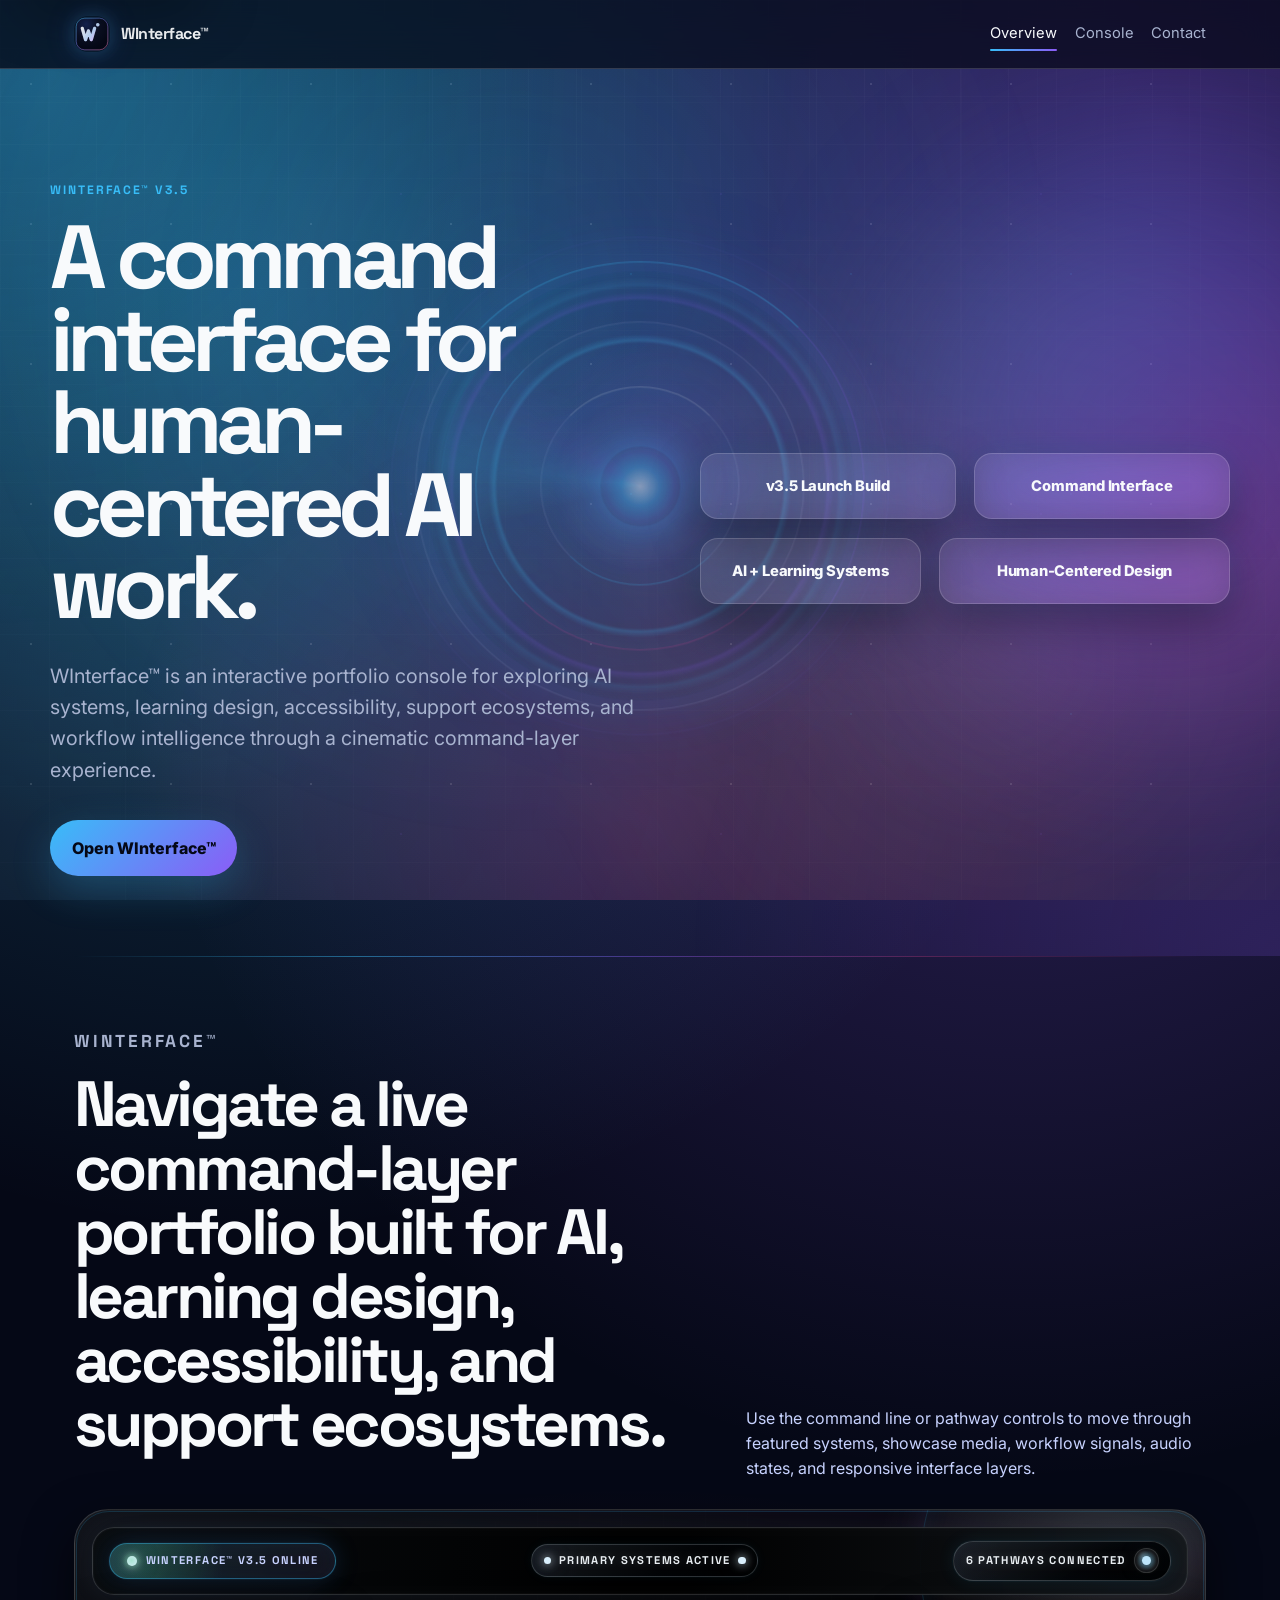
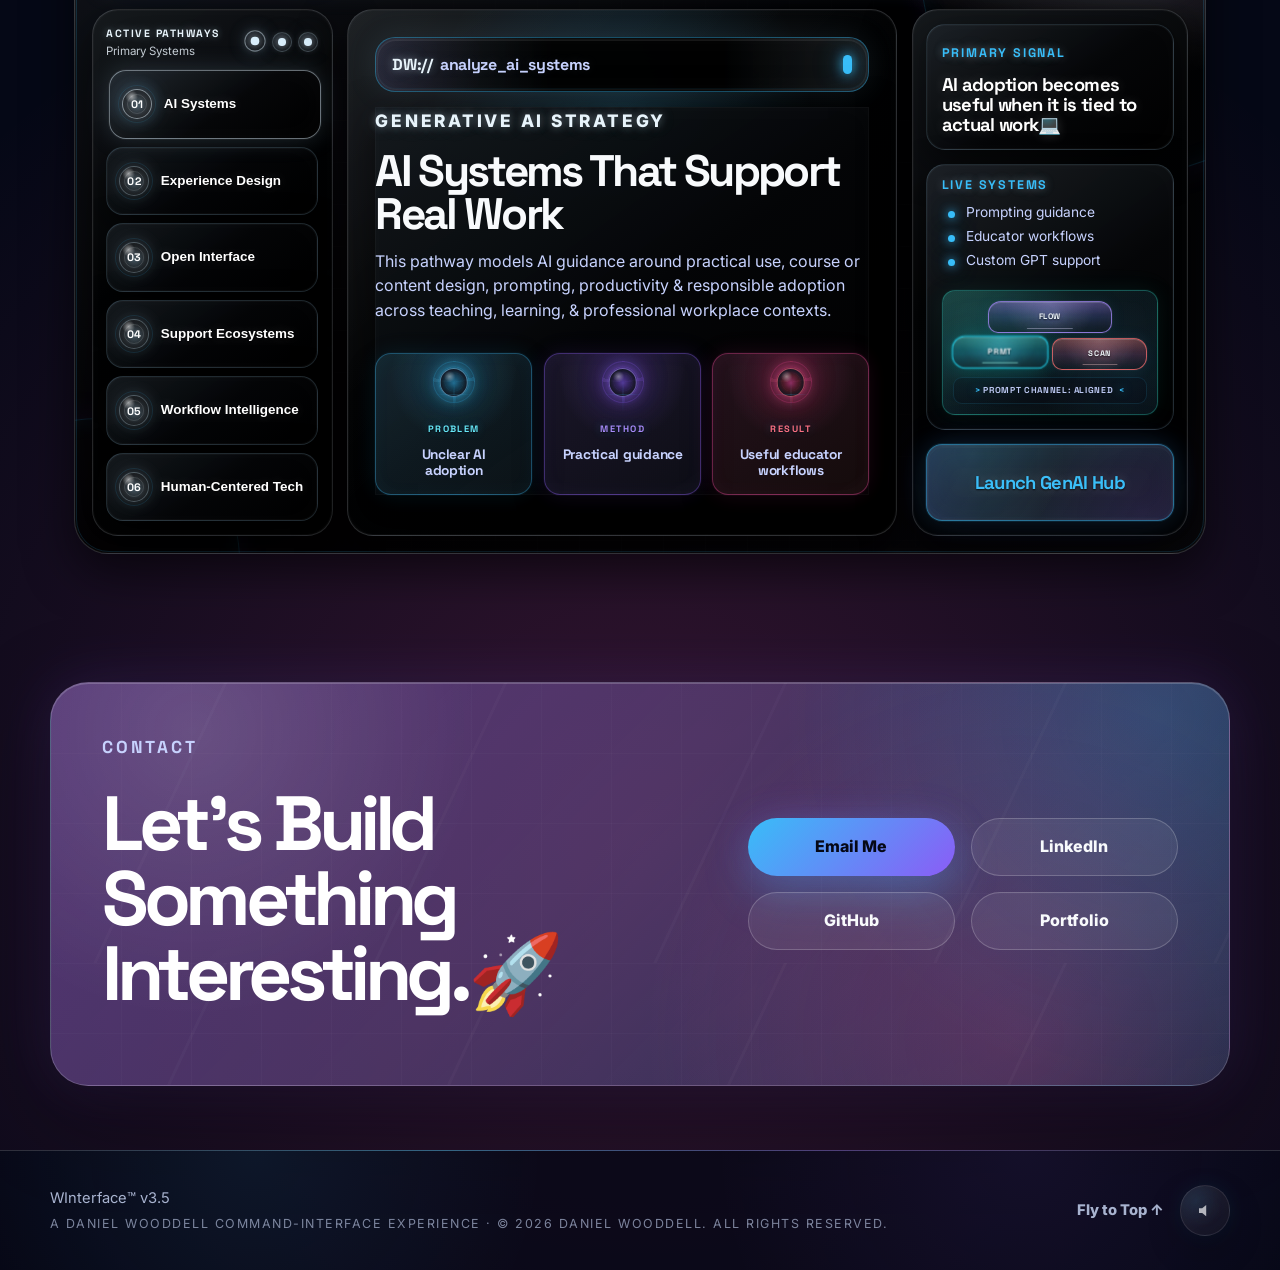
<file: index.html>
<!DOCTYPE html>
<html lang="en">
<head>
<meta charset="utf-8"/>
<meta content="width=device-width, initial-scale=1.0" name="viewport"/>
<meta content="WInterface is a cinematic command-interface experience for exploring AI systems, learning design, accessibility, support ecosystems, and human-centered technology workflows." name="description"/>
<meta content="Daniel Wooddell" name="author"/>
<meta content="WInterface | Cinematic AI Command Interface" property="og:title"/>
<meta content="A cinematic command-interface experience for AI systems, learning design, accessibility, support ecosystems, and human-centered technology workflows." property="og:description"/>
<meta content="website" property="og:type"/>
<meta content="https://winterface.online/" property="og:url"/>
<meta content="https://winterface.online/assets/social/og-image.png" property="og:image"/>
<meta content="summary_large_image" name="twitter:card"/>
<meta content="WInterface | Cinematic AI Command Interface" name="twitter:title"/>
<meta content="A cinematic command-interface experience for AI, learning design, accessibility, and human-centered technology workflows." name="twitter:description"/>
<meta content="https://winterface.online/assets/social/og-image.png" name="twitter:image"/>
<meta content="#050816" name="theme-color"/>
<meta content="dark" name="color-scheme"/>
<meta content="index, follow" name="robots"/>
<title>WInterface | Cinematic AI Command Interface</title>
<link href="assets/brand/favicon.ico" rel="icon" sizes="any"/>
<link href="assets/brand/dw-mark.svg" rel="icon" type="image/svg+xml"/>
<link href="assets/brand/favicon-32x32.png" rel="icon" sizes="32x32" type="image/png"/>
<link href="assets/brand/favicon-16x16.png" rel="icon" sizes="16x16" type="image/png"/>
<link href="assets/brand/apple-touch-icon.png" rel="apple-touch-icon"/>
<link href="site.webmanifest" rel="manifest"/>
<link href="https://fonts.googleapis.com" rel="preconnect"/>
<link crossorigin="" href="https://fonts.gstatic.com" rel="preconnect"/>
<link href="https://fonts.googleapis.com/css2?family=Inter:wght@300;400;500;600;700;800&family=Space+Grotesk:wght@400;500;700&display=swap" rel="stylesheet"/>
<link href="css/style.css" rel="stylesheet"/>
</head>
<body>
<a class="skip-link" href="#main-content">Skip to main content</a>
<div aria-hidden="true" class="parallax-background">
  <div class="parallax-layer parallax-grid" data-speed="0.08"></div>
  <div class="parallax-layer parallax-stars" data-speed="0.04"></div>
  <div class="parallax-layer parallax-glow-one" data-speed="0.14"></div>
  <div class="parallax-layer parallax-glow-two" data-speed="0.22"></div>
  <div class="parallax-layer parallax-glow-three" data-speed="0.3"></div>
</div>
<header class="site-header" data-header="">
  <nav aria-label="Primary navigation" class="nav">
    <a aria-label="WInterface home" class="logo" href="#top">
      <img alt="" aria-hidden="true" class="logo-mark" height="36" src="assets/brand/dw-mark.svg" width="36"/>
      <span class="logo-text">WInterface™</span>
    </a>
    <ul class="nav-links">
      <li><a data-nav-link="" href="#top">Overview</a></li>
      <li><a data-nav-link="" href="#winterface">Console</a></li>
      <li><a data-nav-link="" href="#contact">Contact</a></li>
    </ul>
  </nav>
</header>
<main id="main-content">
  <section aria-labelledby="standalone-title" class="hero" id="top">
    <div aria-hidden="true" class="hero-orb">
      <span class="hero-orb-ring hero-orb-ring-one"></span>
      <span class="hero-orb-ring hero-orb-ring-two"></span>
      <span class="hero-orb-ring hero-orb-ring-three"></span>
      <span class="hero-orb-scan"></span>
      <span class="hero-orb-core"></span>
    </div>
    <div class="hero-content">
      <div class="hero-left reveal">
        <p class="eyebrow">WInterface™ v3.5</p>
        <h1 id="standalone-title">A command interface for human-centered AI work.</h1>
        <p class="hero-text">WInterface™ is an interactive portfolio console for exploring AI systems, learning design, accessibility, support ecosystems, and workflow intelligence through a cinematic command-layer experience.</p>
        <div aria-label="Primary action" class="hero-buttons">
          <a class="button primary" href="#winterface">Open WInterface™</a>
        </div>
      </div>
      <div aria-label="WInterface launch details" class="hero-right reveal">
        <div class="hero-ui-card mini-card interactive-card">v3.5 Launch Build</div>
        <div class="hero-ui-card corner-card interactive-card">Command Interface</div>
        <div class="hero-ui-row">
          <div class="hero-ui-card interactive-card">AI + Learning Systems</div>
          <div class="hero-ui-card interactive-card">Human-Centered Design</div>
        </div>
      </div>
    </div>
  </section>
  <section aria-labelledby="interface-title" class="section interface-section reveal" data-interface-system="" id="winterface">
<div class="interface-header">
<div class="section-heading compact">
<p class="eyebrow">WInterface™</p>
<h2 id="interface-title">Navigate a live command-layer portfolio built for AI, learning design, accessibility, and support ecosystems.</h2>
</div>
<p class="interface-intro">Use the command line or pathway controls to move through featured systems, showcase media, workflow signals, audio states, and responsive interface layers.</p>
</div>
<div class="interface-shell interactive-card">
<div aria-hidden="true" class="interface-ambient">
<span class="interface-orbit interface-orbit-one"></span>
<span class="interface-orbit interface-orbit-two"></span>
<span class="interface-scan"></span>
</div>
<div aria-label="Interface status" class="interface-status-bar">
<button aria-label="Turn WInterface system offline" aria-pressed="true" class="interface-system-toggle" data-interface-system-toggle="" type="button">
<i aria-hidden="true"></i>
<span data-interface-system-status-text="">WInterface System online</span>
</button>
<span class="interface-status-item interface-status-mode">
<i aria-hidden="true" class="interface-status-orb"></i>
<span data-interface-mode-label="">Primary pathways active</span>
<i aria-hidden="true" class="interface-status-orb interface-status-orb-mirror"></i>
</span>
<span class="interface-status-item interface-status-count">
<span data-interface-count-label="">6 pathways connected</span>
<button aria-label="Maximize WInterface console" aria-pressed="false" class="interface-maximize-button" data-interface-maximize-toggle="" title="Maximize WInterface console" type="button">
<i aria-hidden="true" class="interface-status-orb"></i>
</button>
</span>
</div>
<div class="interface-grid">
<aside aria-label="System pathways" class="interface-rail">
<div class="interface-rail-header">
<div>
<p class="interface-rail-label" data-interface-rail-label="">Active Pathways</p>
<p class="interface-rail-subtitle" data-interface-rail-subtitle="">Primary Systems</p>
</div>
<div aria-label="Pathway set controls" class="interface-set-controls">
<button aria-label="Show primary pathways" aria-pressed="true" class="interface-set-button is-active" data-interface-set-button="primary" type="button">
<span></span>
</button>
<button aria-label="Show operational pathways" aria-pressed="false" class="interface-set-button" data-interface-set-button="operations" type="button">
<span></span>
</button>
<button aria-label="Show future media pathways" aria-pressed="false" class="interface-set-button" data-interface-set-button="media" type="button">
<span></span>
</button>
</div>
</div>
<div class="interface-path-list" data-interface-path-list="">
<button class="interface-path is-active" data-interface-path="ai" type="button">
<span>01</span>
<strong>AI Systems</strong>
</button>
<button class="interface-path" data-interface-path="learning" type="button">
<span>02</span>
<strong>Learning Design</strong>
</button>
<button class="interface-path" data-interface-path="accessibility" type="button">
<span>03</span>
<strong>Accessibility</strong>
</button>
<button class="interface-path" data-interface-path="support" type="button">
<span>04</span>
<strong>Support Ecosystems</strong>
</button>
<button class="interface-path" data-interface-path="workflow" type="button">
<span>05</span>
<strong>Workflow Intelligence</strong>
</button>
<button class="interface-path" data-interface-path="human" type="button">
<span>06</span>
<strong>Human-Centered Tech</strong>
</button>
</div>
</aside>
<div aria-live="polite" class="interface-core">
<label class="interface-command-line" for="interface-command-input">
<span class="interface-command-prefix">DW://</span>
<input aria-label="Search WInterface systems" autocomplete="off" class="interface-command-input" data-interface-command-input="" id="interface-command-input" spellcheck="false" type="text" value="analyze_ai_systems"/>
<span aria-hidden="true" class="interface-cursor"></span>
</label>
<div class="interface-media-panel" data-interface-media-panel="" hidden="">
<div class="interface-media-frame-shell">
<div class="interface-showcase-frame" data-interface-showcase-frame="">
<img alt="Selected portfolio showcase preview" data-interface-showcase-image="" decoding="async" loading="lazy" src="assets/showcase/TwT.png"/>
<div class="interface-showcase-caption">
<span data-interface-showcase-kicker="">Showcase Bay</span>
<strong data-interface-showcase-title="">Teaching with Technology</strong>
<p data-interface-showcase-copy="">A visual preview layer for featured work and support ecosystems.</p>
</div>
</div>
<div class="interface-video-frame" data-interface-video-frame-wrap="" hidden="">
<iframe allow="autoplay; fullscreen; picture-in-picture; clipboard-write; encrypted-media; web-share" data-interface-media-frame="" frameborder="0" referrerpolicy="strict-origin-when-cross-origin" src="https://player.vimeo.com/video/1190770780?badge=0&amp;autopause=0&amp;player_id=0&amp;app_id=58479" title="Using AI for Effective Course Design - Site Walkthrough"></iframe>
</div>
</div>
<div class="interface-media-actions">
<div aria-label="Showcase bay status" aria-live="polite" class="interface-playback-status" data-interface-playback-status="">
<span aria-hidden="true" class="interface-playback-dot"></span>
<span data-interface-media-status-text="">Showcase Bay Active</span>
</div>
<button aria-label="Mute Showcase Bay Audio" aria-pressed="false" class="interface-media-mute" data-interface-media-mute="" title="Mute Showcase Bay Audio" type="button">
<span aria-hidden="true" class="interface-media-mute-stick"></span>
<span aria-hidden="true" class="interface-media-mute-orb">
<svg aria-hidden="true" class="interface-media-mute-icon" focusable="false" viewbox="0 0 24 24">
<path class="interface-media-mute-speaker" d="M4 9.25h3.4L12 5.6v12.8l-4.6-3.65H4z"></path>
<path class="interface-media-mute-wave interface-media-mute-wave-one" d="M15 9.25c.86.78 1.35 1.7 1.35 2.75s-.49 1.97-1.35 2.75"></path>
<path class="interface-media-mute-wave interface-media-mute-wave-two" d="M17.35 7.1C18.72 8.42 19.5 10.08 19.5 12s-.78 3.58-2.15 4.9"></path>
<path class="interface-media-mute-slash" d="M5.6 5.6l12.8 12.8"></path>
</svg>
</span>
<span class="sr-only" data-interface-media-mute-text="">Mute Showcase Bay Audio</span>
</button>
<button aria-pressed="false" class="interface-media-toggle" data-interface-media-toggle="" type="button">
              Expand WInterface
            </button>
</div>
</div>
<div class="interface-response" data-interface-response="">
<p class="panel-label" data-interface-kicker="">Generative AI Strategy</p>
<h3 data-interface-title="">AI Systems That Support Real Work</h3>
<p data-interface-copy="">
            I design AI guidance around practical teaching, course design, prompting, productivity, and responsible adoption rather than treating AI as only a policy conversation.
          </p>
<div aria-label="Signal detail telemetry" class="interface-signal-detail" data-interface-telemetry="">
<div class="interface-signal-chip">
<span>Problem</span>
<strong>Unclear AI adoption</strong>
</div>
<div class="interface-signal-chip">
<span>Method</span>
<strong>Practical guidance</strong>
</div>
<div class="interface-signal-chip">
<span>Result</span>
<strong>Useful faculty workflows</strong>
</div>
</div>
</div>
</div>
<aside aria-label="Current system output" class="interface-side-panel">
<div class="interface-output-card">
<span class="interface-output-label">Primary Signal</span>
<strong data-interface-primary="">AI adoption becomes useful when it is tied to actual work.</strong>
</div>
<div class="interface-output-card interface-output-card-soft">
<span class="interface-output-label">Live Systems</span>
<ul class="interface-system-list" data-interface-systems="">
<li>Prompting guidance</li>
<li>Faculty workflows</li>
<li>Custom GPT support</li>
</ul>
<div aria-label="Signal pulse module readout" class="interface-signal-pulse" data-interface-pulse="">
<span class="interface-signal-pulse-label">Signal Pulse</span>
<div aria-label="Current module signal pulse indicators" class="interface-signal-pulse-chips" role="group">
<button class="interface-signal-pulse-chip is-active" data-interface-pulse-chip="0" type="button">Prompting</button>
<button class="interface-signal-pulse-chip" data-interface-pulse-chip="1" type="button">Workflow</button>
<button class="interface-signal-pulse-chip" data-interface-pulse-chip="2" type="button">Support</button>
</div>
<p class="interface-signal-pulse-readout" data-interface-pulse-readout="">Prompting guidance active</p>
</div>
</div>
<a class="interface-jump-link" data-interface-link="" href="https://www.xavier.edu/teachingwithtech/genai" rel="noopener noreferrer" target="_blank">Launch GenAI Hub</a>
</aside>
</div>
</div>
</section>
  <section aria-labelledby="contact-title" class="section contact-section contact-launch-card reveal" id="contact">
    <div class="contact-card-inner">
      <div class="contact-card-copy">
        <p class="eyebrow">Contact</p>
        <h2 id="contact-title">Let&rsquo;s Build Something Interesting.🚀</h2> 
      </div>
      <div aria-label="Contact links" class="contact-links contact-card-actions">
        <a class="button primary" href="mailto:daniel.wooddell@gmail.com">Email Me</a>
        <a class="button secondary" href="https://www.linkedin.com/in/daniel-wooddell/" rel="noopener noreferrer" target="_blank">LinkedIn</a>
        <a class="button secondary" href="https://github.com/danielwooddell" rel="noopener noreferrer" target="_blank">GitHub</a>
        <a class="button secondary" href="https://danielwooddell.com" rel="noopener noreferrer" target="_blank">Portfolio</a>
      </div>
    </div>
  </section>
</main>
<footer class="footer">
<div class="footer-inner">
<div>
<p>WInterface™ v3.5</p>
<p class="footer-signature">A Daniel Wooddell command-interface experience · © 2026 Daniel Wooddell. All rights reserved.</p>
</div>
<div class="footer-utilities">
<a class="footer-top-link" href="#top">Fly to Top ↑</a>
<div aria-label="Site sound controls" class="site-audio">
<audio id="startup-sound" preload="auto">
<source src="audio/startup-hum.mp3" type="audio/mpeg"/>
</audio>
<audio id="interaction-sound" preload="auto">
<source src="audio/repulsor-click.mp3" type="audio/mpeg"/>
</audio>
<audio id="interface-orb-sound" preload="auto">
<source src="audio/iorb.mp3" type="audio/mpeg"/>
</audio>
<audio id="interface-menu-sound" preload="auto">
<source src="audio/imenu.mp3" type="audio/mpeg"/>
</audio>
<audio id="interface-submit-sound" preload="auto">
<source src="audio/isubmit.mp3" type="audio/mpeg"/>
</audio>
<audio id="interface-launch-sound" preload="auto">
<source src="audio/ilaunch.mp3" type="audio/mpeg"/>
</audio>
<button aria-label="Enable site sound" aria-pressed="false" class="sound-toggle" id="sound-toggle" type="button">
<svg aria-hidden="true" class="sound-toggle-icon" viewbox="0 0 24 24">
<path d="M14 5L9 9H5v6h4l5 4V5z" fill="currentColor"></path>
<path class="sound-wave" d="M18 9c1.5 1.5 1.5 4.5 0 6" fill="none" stroke="currentColor" stroke-linecap="round" stroke-width="2"></path>
<path class="sound-wave" d="M20.5 6.5c3 3 3 8 0 11" fill="none" stroke="currentColor" stroke-linecap="round" stroke-width="2"></path>
</svg>
</button>
<span aria-live="polite" class="sr-only" id="sound-status">
    Site sound is off.
  </span>
</div>
</div>
</div>
</footer>
<script src="https://player.vimeo.com/api/player.js"></script>
<script src="js/script.js"></script>
</body>
</html>
</file>
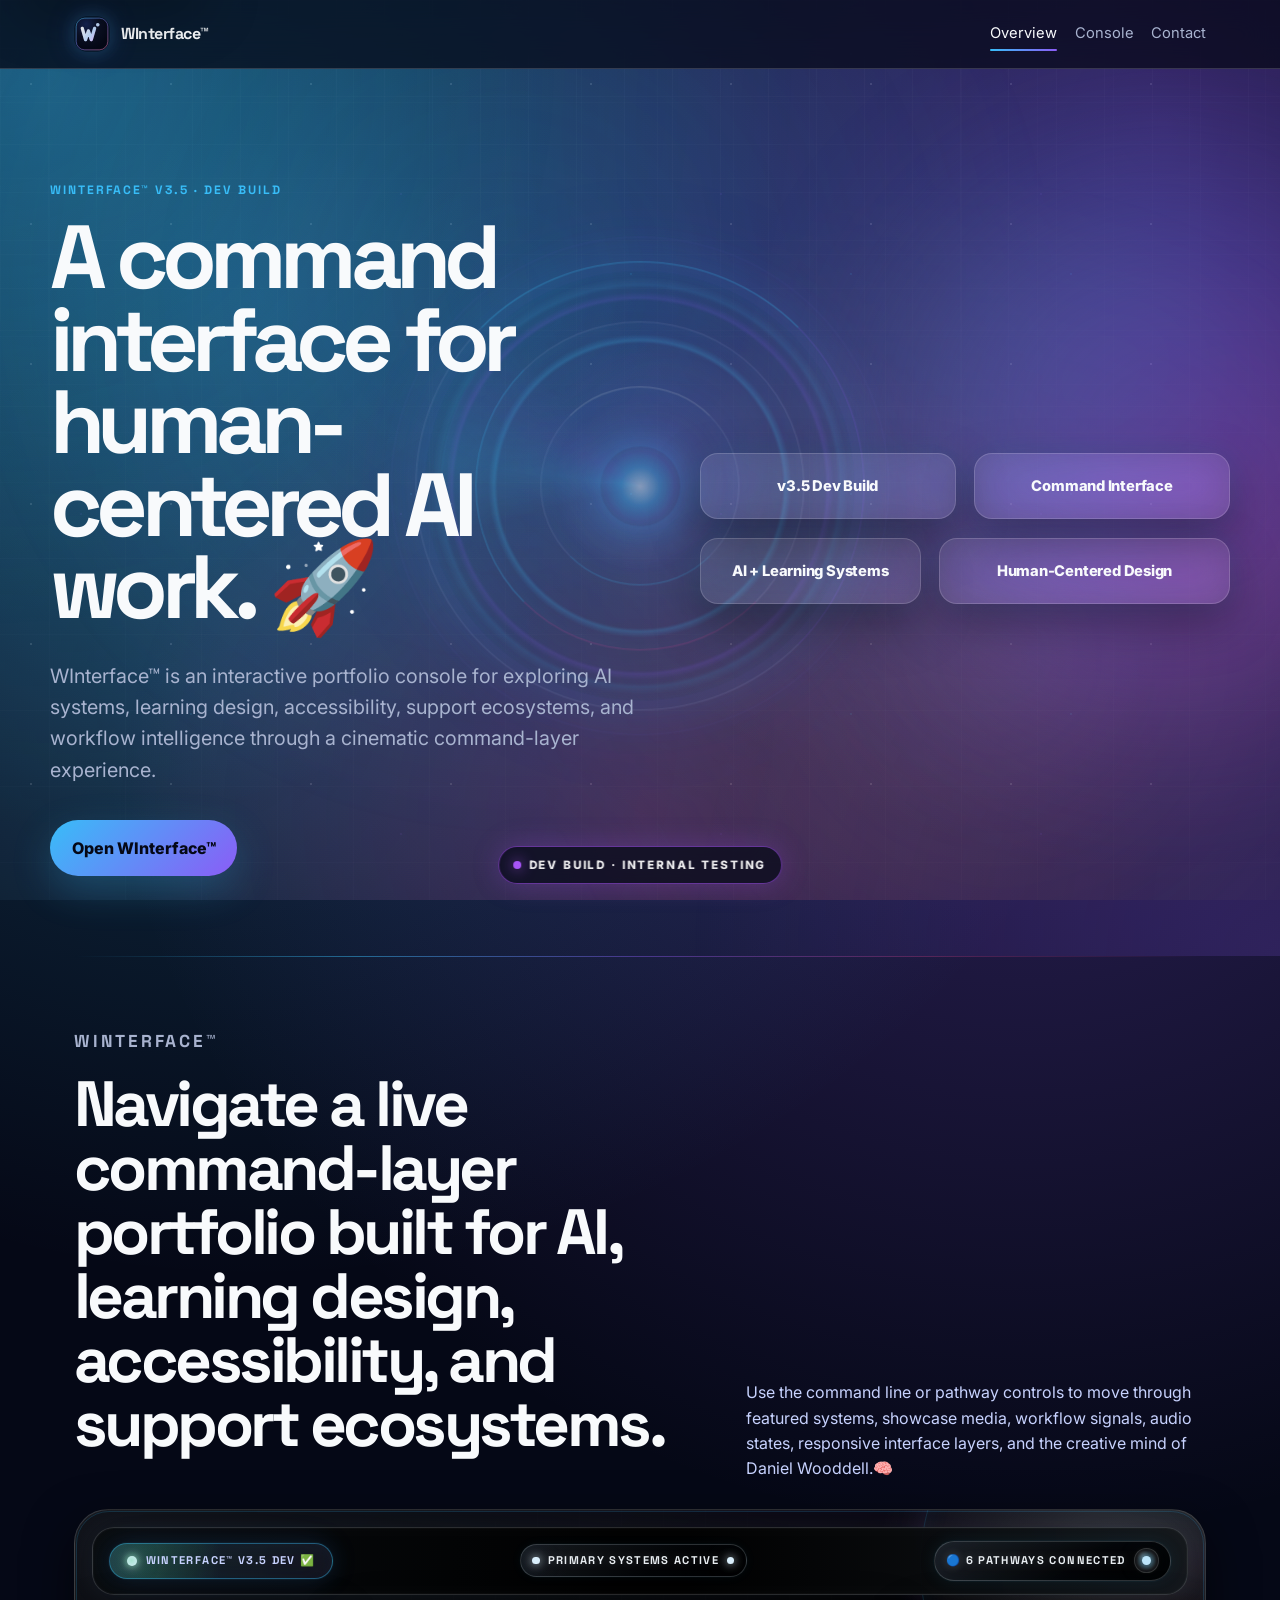
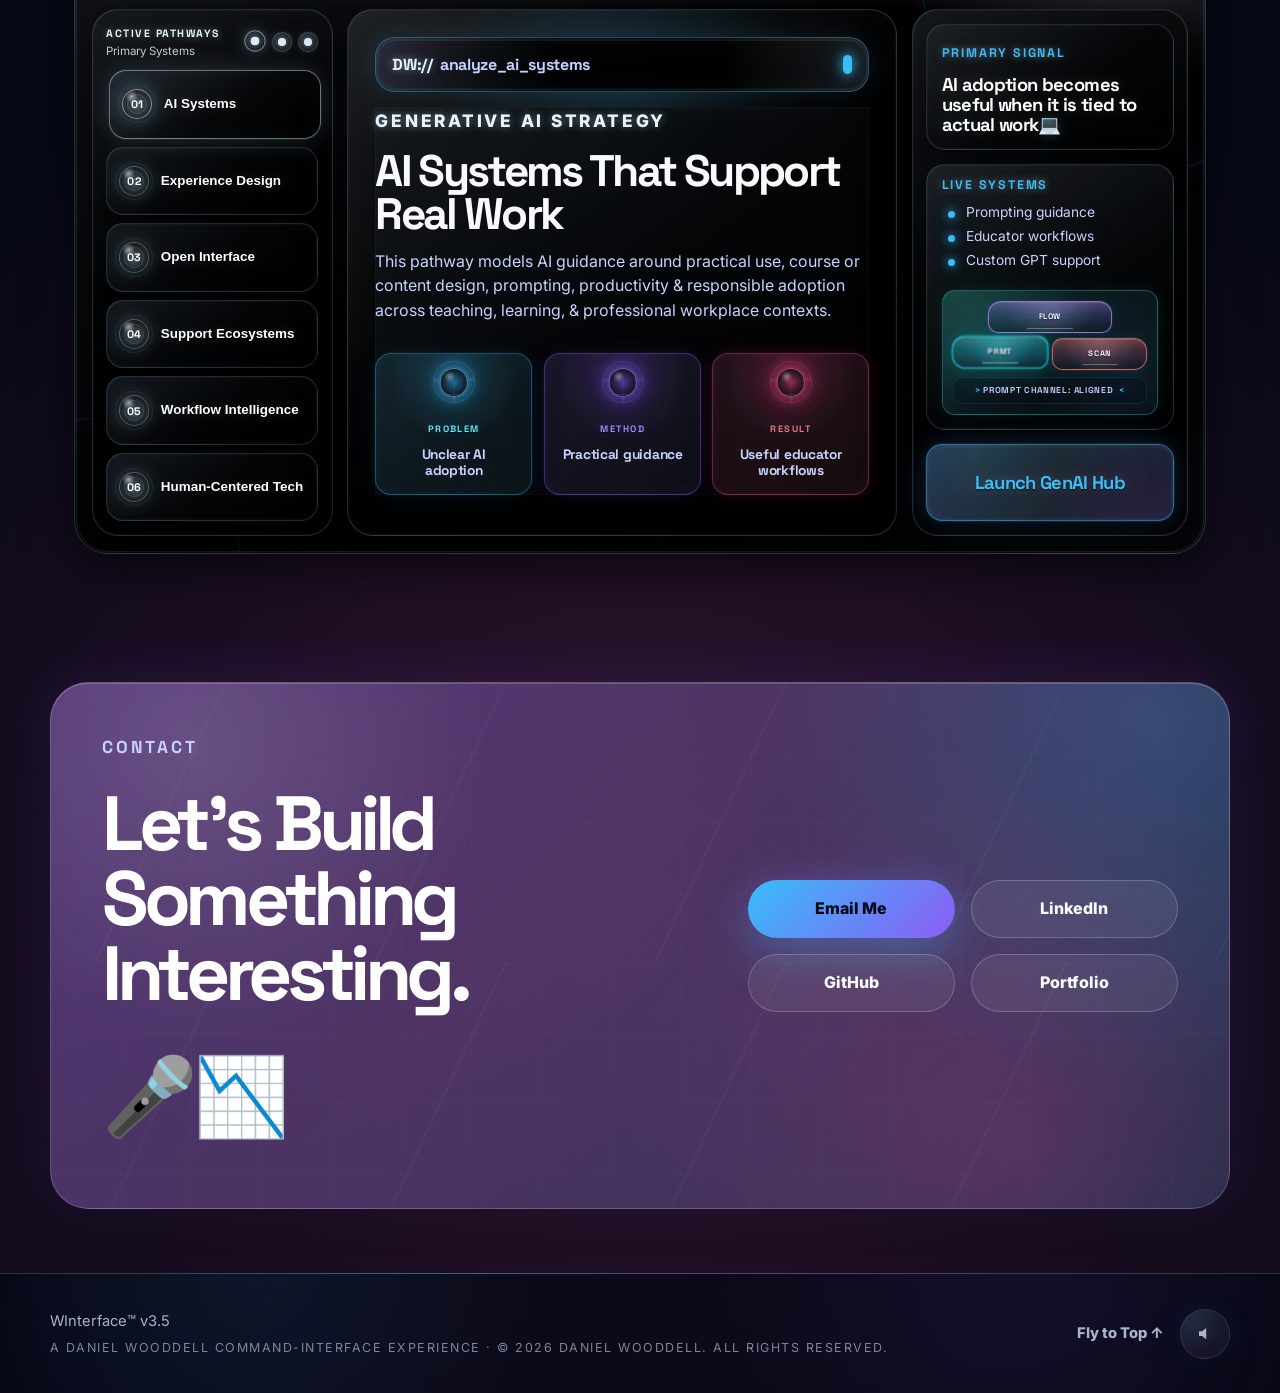
<file: dev/index.html>
<!DOCTYPE html>
<html lang="en">
<head>
<meta charset="utf-8"/>
<meta content="width=device-width, initial-scale=1.0" name="viewport"/>
<meta content="WInterface is a cinematic command-interface experience for exploring AI systems, learning design, accessibility, support ecosystems, and human-centered technology workflows." name="description"/>
<meta content="Daniel Wooddell" name="author"/>
<meta content="WInterface DEV | Internal Testing Console" property="og:title"/>
<meta content="A cinematic command-interface experience for AI systems, learning design, accessibility, support ecosystems, and human-centered technology workflows." property="og:description"/>
<meta content="website" property="og:type"/>
<meta content="https://winterface.online/dev/" property="og:url"/>
<meta content="https://winterface.online/assets/social/og-image.png" property="og:image"/>
<meta content="summary_large_image" name="twitter:card"/>
<meta content="WInterface DEV | Internal Testing Console" name="twitter:title"/>
<meta content="A cinematic command-interface experience for AI, learning design, accessibility, and human-centered technology workflows." name="twitter:description"/>
<meta content="https://winterface.online/assets/social/og-image.png" name="twitter:image"/>
<meta content="#050816" name="theme-color"/>
<meta content="dark" name="color-scheme"/>
<meta content="noindex, nofollow" name="robots"/>
<title>WInterface DEV | Internal Testing Console</title>
<link href="https://winterface.online/" rel="canonical"/>

<link href="../assets/brand/favicon.ico" rel="icon" sizes="any"/>
<link href="../assets/brand/dw-mark.svg" rel="icon" type="image/svg+xml"/>
<link href="../assets/brand/favicon-32x32.png" rel="icon" sizes="32x32" type="image/png"/>
<link href="../assets/brand/favicon-16x16.png" rel="icon" sizes="16x16" type="image/png"/>
<link href="../assets/brand/apple-touch-icon.png" rel="apple-touch-icon"/>
<link href="../site.webmanifest" rel="manifest"/>
<link href="https://fonts.googleapis.com" rel="preconnect"/>
<link crossorigin="" href="https://fonts.gstatic.com" rel="preconnect"/>
<link href="https://fonts.googleapis.com/css2?family=Inter:wght@300;400;500;600;700;800&family=Space+Grotesk:wght@400;500;700&display=swap" rel="stylesheet"/>
<link href="../css/style-dev.css" rel="stylesheet"/>

<style>
  .dev-environment-banner {
    position: fixed;
    left: 50%;
    bottom: 1rem;
    z-index: 9999;
    transform: translateX(-50%);
    display: inline-flex;
    align-items: center;
    gap: .5rem;
    padding: .55rem .9rem;
    border: 1px solid rgba(168, 85, 247, .55);
    border-radius: 999px;
    background: rgba(10, 12, 28, .78);
    color: rgba(255, 255, 255, .92);
    font-family: Inter, system-ui, sans-serif;
    font-size: .72rem;
    font-weight: 800;
    letter-spacing: .16em;
    text-transform: uppercase;
    box-shadow: 0 0 28px rgba(168, 85, 247, .25);
    backdrop-filter: blur(16px);
  }
  .dev-environment-banner span {
    width: .45rem;
    height: .45rem;
    border-radius: 999px;
    background: #a855f7;
    box-shadow: 0 0 14px rgba(168, 85, 247, .9);
  }
  @media (max-width: 640px) {
    .dev-environment-banner {
      bottom: .75rem;
      max-width: calc(100vw - 2rem);
      font-size: .62rem;
      letter-spacing: .12em;
    }
  }
</style>
</head>
<body>
<div class="dev-environment-banner" aria-label="Development environment"><span aria-hidden="true"></span>DEV BUILD · INTERNAL TESTING</div>
<a class="skip-link" href="#main-content">Skip to main content</a>
<div aria-hidden="true" class="parallax-background">
  <div class="parallax-layer parallax-grid" data-speed="0.08"></div>
  <div class="parallax-layer parallax-stars" data-speed="0.04"></div>
  <div class="parallax-layer parallax-glow-one" data-speed="0.14"></div>
  <div class="parallax-layer parallax-glow-two" data-speed="0.22"></div>
  <div class="parallax-layer parallax-glow-three" data-speed="0.3"></div>
</div>
<header class="site-header" data-header="">
  <nav aria-label="Primary navigation" class="nav">
    <a aria-label="WInterface home" class="logo" href="#top">
      <img alt="" aria-hidden="true" class="logo-mark" height="36" src="../assets/brand/dw-mark.svg" width="36"/>
      <span class="logo-text">WInterface™</span>
    </a>
    <ul class="nav-links">
      <li><a data-nav-link="" href="#top">Overview</a></li>
      <li><a data-nav-link="" href="#winterface">Console</a></li>
      <li><a data-nav-link="" href="#contact">Contact</a></li>
    </ul>
  </nav>
</header>
<main id="main-content">
  <section aria-labelledby="standalone-title" class="hero" id="top">
    <div aria-hidden="true" class="hero-orb">
      <span class="hero-orb-ring hero-orb-ring-one"></span>
      <span class="hero-orb-ring hero-orb-ring-two"></span>
      <span class="hero-orb-ring hero-orb-ring-three"></span>
      <span class="hero-orb-scan"></span>
      <span class="hero-orb-core"></span>
    </div>
    <div class="hero-content">
      <div class="hero-left reveal">
        <p class="eyebrow">WInterface™ v3.5 · Dev Build</p>
        <h1 id="standalone-title">A command interface for human-centered AI work. 🚀</h1>
        <p class="hero-text">WInterface™ is an interactive portfolio console for exploring AI systems, learning design, accessibility, support ecosystems, and workflow intelligence through a cinematic command-layer experience.</p>
        <div aria-label="Primary action" class="hero-buttons">
          <a class="button primary" href="#winterface">Open WInterface™</a>
        </div>
      </div>
      <div aria-label="WInterface launch details" class="hero-right reveal">
        <div class="hero-ui-card mini-card interactive-card">v3.5 Dev Build</div>
        <div class="hero-ui-card corner-card interactive-card">Command Interface</div>
        <div class="hero-ui-row">
          <div class="hero-ui-card interactive-card">AI + Learning Systems</div>
          <div class="hero-ui-card interactive-card">Human-Centered Design</div>
        </div>
      </div>
    </div>
  </section>
  <section aria-labelledby="interface-title" class="section interface-section reveal" data-interface-system="" id="winterface">
<div class="interface-header">
<div class="section-heading compact">
<p class="eyebrow">WInterface™</p>
<h2 id="interface-title">Navigate a live command-layer portfolio built for AI, learning design, accessibility, and support ecosystems.</h2>
</div>
<p class="interface-intro">Use the command line or pathway controls to move through featured systems, showcase media, workflow signals, audio states, responsive interface layers, and the creative mind of Daniel Wooddell.🧠</p>
</div>
<div class="interface-shell interactive-card">
<div aria-hidden="true" class="interface-ambient">
<span class="interface-orbit interface-orbit-one"></span>
<span class="interface-orbit interface-orbit-two"></span>
<span class="interface-scan"></span>
</div>
<div aria-label="Interface status" class="interface-status-bar">
<button aria-label="Turn WInterface system offline" aria-pressed="true" class="interface-system-toggle" data-interface-system-toggle="" type="button">
<i aria-hidden="true"></i>
<span data-interface-system-status-text="">WInterface System online</span>
</button>
<span class="interface-status-item interface-status-mode">
<i aria-hidden="true" class="interface-status-orb"></i>
<span data-interface-mode-label="">Primary pathways active</span>
<i aria-hidden="true" class="interface-status-orb interface-status-orb-mirror"></i>
</span>
<span class="interface-status-item interface-status-count">
<span data-interface-count-label="">6 pathways connected</span>
<button aria-label="Maximize WInterface console" aria-pressed="false" class="interface-maximize-button" data-interface-maximize-toggle="" title="Maximize WInterface console" type="button">
<i aria-hidden="true" class="interface-status-orb"></i>
</button>
</span>
</div>
<div class="interface-grid">
<aside aria-label="System pathways" class="interface-rail">
<div class="interface-rail-header">
<div>
<p class="interface-rail-label" data-interface-rail-label="">Active Pathways</p>
<p class="interface-rail-subtitle" data-interface-rail-subtitle="">Primary Systems</p>
</div>
<div aria-label="Pathway set controls" class="interface-set-controls">
<button aria-label="Show primary pathways" aria-pressed="true" class="interface-set-button is-active" data-interface-set-button="primary" type="button">
<span></span>
</button>
<button aria-label="Show operational pathways" aria-pressed="false" class="interface-set-button" data-interface-set-button="operations" type="button">
<span></span>
</button>
<button aria-label="Show future media pathways" aria-pressed="false" class="interface-set-button" data-interface-set-button="media" type="button">
<span></span>
</button>
</div>
</div>
<div class="interface-path-list" data-interface-path-list="">
<button class="interface-path is-active" data-interface-path="ai" type="button">
<span>01</span>
<strong>AI Systems</strong>
</button>
<button class="interface-path" data-interface-path="learning" type="button">
<span>02</span>
<strong>Learning Design</strong>
</button>
<button class="interface-path" data-interface-path="accessibility" type="button">
<span>03</span>
<strong>Accessibility</strong>
</button>
<button class="interface-path" data-interface-path="support" type="button">
<span>04</span>
<strong>Support Ecosystems</strong>
</button>
<button class="interface-path" data-interface-path="workflow" type="button">
<span>05</span>
<strong>Workflow Intelligence</strong>
</button>
<button class="interface-path" data-interface-path="human" type="button">
<span>06</span>
<strong>Human-Centered Tech</strong>
</button>
</div>
</aside>
<div aria-live="polite" class="interface-core">
<label class="interface-command-line" for="interface-command-input">
<span class="interface-command-prefix">DW://</span>
<input aria-label="Search WInterface systems" autocomplete="off" class="interface-command-input" data-interface-command-input="" id="interface-command-input" spellcheck="false" type="text" value="analyze_ai_systems"/>
<span aria-hidden="true" class="interface-cursor"></span>
</label>
<div class="interface-media-panel" data-interface-media-panel="" hidden="">
<div class="interface-media-frame-shell">
<div class="interface-showcase-frame" data-interface-showcase-frame="">
<img alt="Selected portfolio showcase preview" data-interface-showcase-image="" decoding="async" loading="lazy" src="../assets/showcase/TwT.png"/>
<div class="interface-showcase-caption">
<span data-interface-showcase-kicker="">Showcase Bay</span>
<strong data-interface-showcase-title="">Teaching with Technology</strong>
<p data-interface-showcase-copy="">A visual preview layer for featured work and support ecosystems.</p>
</div>
</div>
<div class="interface-video-frame" data-interface-video-frame-wrap="" hidden="">
<iframe allow="autoplay; fullscreen; picture-in-picture; clipboard-write; encrypted-media; web-share" data-interface-media-frame="" frameborder="0" referrerpolicy="strict-origin-when-cross-origin" src="https://player.vimeo.com/video/1190770780?badge=0&amp;autopause=0&amp;player_id=0&amp;app_id=58479" title="Using AI for Effective Course Design - Site Walkthrough"></iframe>
</div>
</div>
<div class="interface-media-actions">
<div aria-label="Showcase bay status" aria-live="polite" class="interface-playback-status" data-interface-playback-status="">
<span aria-hidden="true" class="interface-playback-dot"></span>
<span data-interface-media-status-text="">Showcase Bay Active</span>
</div>
<button aria-label="Mute Showcase Bay Audio" aria-pressed="false" class="interface-media-mute" data-interface-media-mute="" title="Mute Showcase Bay Audio" type="button">
<span aria-hidden="true" class="interface-media-mute-stick"></span>
<span aria-hidden="true" class="interface-media-mute-orb">
<svg aria-hidden="true" class="interface-media-mute-icon" focusable="false" viewbox="0 0 24 24">
<path class="interface-media-mute-speaker" d="M4 9.25h3.4L12 5.6v12.8l-4.6-3.65H4z"></path>
<path class="interface-media-mute-wave interface-media-mute-wave-one" d="M15 9.25c.86.78 1.35 1.7 1.35 2.75s-.49 1.97-1.35 2.75"></path>
<path class="interface-media-mute-wave interface-media-mute-wave-two" d="M17.35 7.1C18.72 8.42 19.5 10.08 19.5 12s-.78 3.58-2.15 4.9"></path>
<path class="interface-media-mute-slash" d="M5.6 5.6l12.8 12.8"></path>
</svg>
</span>
<span class="sr-only" data-interface-media-mute-text="">Mute Showcase Bay Audio</span>
</button>
<button aria-pressed="false" class="interface-media-toggle" data-interface-media-toggle="" type="button">
              Expand WInterface
            </button>
</div>
</div>
<div class="interface-response" data-interface-response="">
<p class="panel-label" data-interface-kicker="">Generative AI Strategy</p>
<h3 data-interface-title="">AI Systems That Support Real Work</h3>
<p data-interface-copy="">
            I design AI guidance around practical teaching, course design, prompting, productivity, and responsible adoption rather than treating AI as only a policy conversation.
          </p>
<div aria-label="Signal detail telemetry" class="interface-signal-detail" data-interface-telemetry="">
<div class="interface-signal-chip">
<span>Problem</span>
<strong>Unclear AI adoption</strong>
</div>
<div class="interface-signal-chip">
<span>Method</span>
<strong>Practical guidance</strong>
</div>
<div class="interface-signal-chip">
<span>Result</span>
<strong>Useful faculty workflows</strong>
</div>
</div>
</div>
</div>
<aside aria-label="Current system output" class="interface-side-panel">
<div class="interface-output-card">
<span class="interface-output-label">Primary Signal</span>
<strong data-interface-primary="">AI adoption becomes useful when it is tied to actual work.</strong>
</div>
<div class="interface-output-card interface-output-card-soft">
<span class="interface-output-label">Live Systems</span>
<ul class="interface-system-list" data-interface-systems="">
<li>Prompting guidance</li>
<li>Faculty workflows</li>
<li>Custom GPT support</li>
</ul>
<div aria-label="Signal pulse module readout" class="interface-signal-pulse" data-interface-pulse="">
<span class="interface-signal-pulse-label">Signal Pulse</span>
<div aria-label="Current module signal pulse indicators" class="interface-signal-pulse-chips" role="group">
<button class="interface-signal-pulse-chip is-active" data-interface-pulse-chip="0" type="button">Prompting</button>
<button class="interface-signal-pulse-chip" data-interface-pulse-chip="1" type="button">Workflow</button>
<button class="interface-signal-pulse-chip" data-interface-pulse-chip="2" type="button">Support</button>
</div>
<p class="interface-signal-pulse-readout" data-interface-pulse-readout="">Prompting guidance active</p>
</div>
</div>
<a class="interface-jump-link" data-interface-link="" href="https://www.xavier.edu/teachingwithtech/genai" rel="noopener noreferrer" target="_blank">Launch GenAI Hub</a>
</aside>
</div>
</div>
</section>
  <section aria-labelledby="contact-title" class="section contact-section contact-launch-card reveal" id="contact">
    <div class="contact-card-inner">
      <div class="contact-card-copy">
        <p class="eyebrow">Contact</p>
        <h2 id="contact-title">Let&rsquo;s Build Something Interesting.</h2> <br> <h2 id="contact-title">🎤📉</h2>  
      </div>
      <div aria-label="Contact links" class="contact-links contact-card-actions">
        <a class="button primary" href="mailto:daniel.wooddell@gmail.com">Email Me</a>
        <a class="button secondary" href="https://www.linkedin.com/in/daniel-wooddell/" rel="noopener noreferrer" target="_blank">LinkedIn</a>
        <a class="button secondary" href="https://github.com/danielwooddell" rel="noopener noreferrer" target="_blank">GitHub</a>
        <a class="button secondary" href="https://danielwooddell.com" rel="noopener noreferrer" target="_blank">Portfolio</a>
      </div>
    </div>
  </section>
</main>
<footer class="footer">
<div class="footer-inner">
<div>
<p>WInterface™ v3.5</p>
<p class="footer-signature">A Daniel Wooddell command-interface experience · © 2026 Daniel Wooddell. All rights reserved.</p>
</div>
<div class="footer-utilities">
<a class="footer-top-link" href="#top">Fly to Top ↑</a>
<div aria-label="Site sound controls" class="site-audio">
<audio id="startup-sound" preload="auto">
<source src="../audio/startup-hum.mp3" type="audio/mpeg"/>
</audio>
<audio id="interaction-sound" preload="auto">
<source src="../audio/repulsor-click.mp3" type="audio/mpeg"/>
</audio>
<audio id="interface-orb-sound" preload="auto">
<source src="../audio/iorb.mp3" type="audio/mpeg"/>
</audio>
<audio id="interface-menu-sound" preload="auto">
<source src="../audio/imenu.mp3" type="audio/mpeg"/>
</audio>
<audio id="interface-submit-sound" preload="auto">
<source src="../audio/isubmit.mp3" type="audio/mpeg"/>
</audio>
<audio id="interface-launch-sound" preload="auto">
<source src="../audio/ilaunch.mp3" type="audio/mpeg"/>
</audio>
<button aria-label="Enable site sound" aria-pressed="false" class="sound-toggle" id="sound-toggle" type="button">
<svg aria-hidden="true" class="sound-toggle-icon" viewbox="0 0 24 24">
<path d="M14 5L9 9H5v6h4l5 4V5z" fill="currentColor"></path>
<path class="sound-wave" d="M18 9c1.5 1.5 1.5 4.5 0 6" fill="none" stroke="currentColor" stroke-linecap="round" stroke-width="2"></path>
<path class="sound-wave" d="M20.5 6.5c3 3 3 8 0 11" fill="none" stroke="currentColor" stroke-linecap="round" stroke-width="2"></path>
</svg>
</button>
<span aria-live="polite" class="sr-only" id="sound-status">
    Site sound is off.
  </span>
</div>
</div>
</div>
</footer>
<script src="https://player.vimeo.com/api/player.js"></script>
<script src="../js/script-dev.js"></script>
</body>
</html>
</file>
<file: css/style.css>
/* =========================
   DESIGN VARIABLES
========================= */

:root {
  --bg: #050816;
  --bg-soft: #0b1024;
  --bg-elevated: #080d1f;
  --panel: rgba(255, 255, 255, 0.08);
  --panel-strong: rgba(255, 255, 255, 0.12);
  --panel-border: rgba(255, 255, 255, 0.16);
  --panel-border-strong: rgba(255, 255, 255, 0.24);
  --text: #f8fafc;
  --muted: #a8b3cf;
  --muted-strong: #c7d2fe;
  --cyan: #38bdf8;
  --violet: #8b5cf6;
  --pink: #ec4899;
  --yellow: #fcd612;
  --online-green: #22c55e;
  --online-green-soft: rgba(34, 197, 94, 0.28);
  --shadow: 0 24px 80px rgba(0, 0, 0, 0.45);
  --shadow-soft: 0 18px 55px rgba(0, 0, 0, 0.28);
  --max-width: 1180px;
  --radius: 26px;
  --radius-lg: 34px;
  --header-height: 76px;
  --recommendation-scroll-duration: 108s;
  --recommendation-scroll-duration-alt: 104s;
}

/* =========================
   GLOBAL RESET
========================= */

* {
  box-sizing: border-box;
  margin: 0;
  padding: 0;
}

html {
  scroll-behavior: smooth;
  scroll-padding-top: 96px;
}

body {
  position: relative;
  overflow-x: hidden;
  font-family: "Inter", sans-serif;
  line-height: 1.6;
  color: var(--text);
  background:
    radial-gradient(circle at 20% 10%, rgba(56, 189, 248, 0.28), transparent 34%),
    radial-gradient(circle at 80% 20%, rgba(139, 92, 246, 0.30), transparent 36%),
    radial-gradient(circle at 50% 85%, rgba(236, 72, 153, 0.20), transparent 38%),
    var(--bg);
  min-height: 100vh;
}

body::before {
  content: "";
  position: fixed;
  inset: 0;
  pointer-events: none;
  background-image:
    linear-gradient(rgba(255,255,255,0.035) 1px, transparent 1px),
    linear-gradient(90deg, rgba(255,255,255,0.035) 1px, transparent 1px);
  background-size: 48px 48px;
  mask-image: linear-gradient(to bottom, rgba(0,0,0,0.7), transparent 80%);
}

img,
svg {
  max-width: 100%;
  display: block;
}

a {
  color: inherit;
  text-decoration: none;
}

p {
  color: var(--muted);
}

a:focus-visible,
button:focus-visible {
  outline: 3px solid var(--cyan);
  outline-offset: 4px;
}

.sr-only {
  position: absolute;
  width: 1px;
  height: 1px;
  padding: 0;
  margin: -1px;
  overflow: hidden;
  clip: rect(0, 0, 0, 0);
  white-space: nowrap;
  border: 0;
}

.skip-link {
  position: fixed;
  top: 1rem;
  left: 1rem;
  z-index: 999;
  transform: translateY(-140%);
  padding: 0.75rem 1rem;
  border-radius: 999px;
  color: #050816;
  background: var(--cyan);
  font-weight: 800;
  box-shadow: var(--shadow-soft);
  transition: transform 0.2s ease;
}

.skip-link:focus {
  transform: translateY(0);
}

/* =========================
   PARALLAX BACKGROUND
========================= */

.parallax-background {
  position: fixed;
  inset: 0;
  overflow: hidden;
  pointer-events: none;
  z-index: 0;
}

.parallax-layer {
  position: absolute;
  inset: -14%;
  will-change: transform;
}

.parallax-grid {
  background-image:
    linear-gradient(rgba(255,255,255,0.035) 1px, transparent 1px),
    linear-gradient(90deg, rgba(255,255,255,0.035) 1px, transparent 1px);
  background-size: 76px 76px;
  opacity: 0.5;
}

.parallax-stars {
  background-image:
    radial-gradient(circle, rgba(255,255,255,0.42) 1px, transparent 1.5px),
    radial-gradient(circle, rgba(56,189,248,0.35) 1px, transparent 1.5px),
    radial-gradient(circle, rgba(139,92,246,0.28) 1px, transparent 1.5px);
  background-size:
    140px 140px,
    220px 220px,
    320px 320px;
  background-position:
    0 0,
    40px 70px,
    100px 160px;
  opacity: 0.32;
}

.parallax-glow-one {
  background:
    radial-gradient(circle at 14% 18%, rgba(56,189,248,0.26), transparent 44%),
    radial-gradient(circle at 24% 72%, rgba(108,172,228,0.14), transparent 38%);
}

.parallax-glow-two {
  background:
    radial-gradient(circle at 82% 22%, rgba(139,92,246,0.28), transparent 46%),
    radial-gradient(circle at 50% 82%, rgba(236,72,153,0.18), transparent 42%);
}

.parallax-glow-three {
  background:
    radial-gradient(circle at 72% 68%, rgba(252,214,18,0.10), transparent 34%),
    radial-gradient(circle at 42% 36%, rgba(56,189,248,0.10), transparent 46%);
  filter: blur(8px);
}

main,
.footer {
  position: relative;
  z-index: 2;
}

/* =========================
   HEADER / NAVIGATION
========================= */

.site-header {
  position: sticky;
  top: 0;
  z-index: 100;
  backdrop-filter: blur(18px);
  background: rgba(5, 8, 22, 0.70);
  border-bottom: 1px solid var(--panel-border);
  transition: background 0.22s ease, box-shadow 0.22s ease, border-color 0.22s ease;
}

.site-header.is-scrolled {
  background: rgba(5, 8, 22, 0.88);
  border-color: rgba(255, 255, 255, 0.20);
  box-shadow: 0 14px 40px rgba(0, 0, 0, 0.24);
}

.nav {
  max-width: var(--max-width);
  margin: 0 auto;
  padding: 1rem 1.5rem;
  display: flex;
  justify-content: space-between;
  align-items: center;
  gap: 1.4rem;
}

.logo {
  display: inline-flex;
  align-items: center;
  gap: 0.7rem;
  font-family: "Space Grotesk", sans-serif;
  font-weight: 700;
  letter-spacing: -0.03em;
  white-space: nowrap;
}

.logo::before,
.logo::after {
  content: none;
}

.logo-mark {
  width: 2.25rem;
  height: 2.25rem;
  border-radius: 14px;
  box-shadow:
    0 0 18px rgba(56, 189, 248, 0.24),
    0 0 34px rgba(139, 92, 246, 0.14);
  transition: transform 0.24s ease, filter 0.24s ease;
}

.logo-text {
  display: inline-flex;
  align-items: center;
}

.logo:hover .logo-mark,
.logo:focus-visible .logo-mark {
  transform: translateY(-1px) scale(1.04);
  filter: drop-shadow(0 0 10px rgba(56, 189, 248, 0.35));
}

.nav-links {
  list-style: none;
  display: flex;
  flex-wrap: wrap;
  justify-content: flex-end;
  gap: 0.35rem 1.08rem;
  color: var(--muted);
  font-size: 0.92rem;
}

.nav-links a {
  position: relative;
  display: inline-flex;
  padding: 0.35rem 0;
  transition: color 0.2s ease;
}

.nav-links a::after {
  content: "";
  position: absolute;
  left: 0;
  right: 0;
  bottom: 0;
  height: 2px;
  border-radius: 999px;
  background: linear-gradient(90deg, var(--cyan), var(--violet));
  transform: scaleX(0);
  transform-origin: left;
  transition: transform 0.26s cubic-bezier(0.22, 1, 0.36, 1);
}

.nav-links a:hover,
.nav-links a.active {
  color: var(--text);
}

.nav-links a:hover::after,
.nav-links a.active::after {
  transform: scaleX(1);
}

/* =========================
   HERO SECTION
========================= */

.hero {
  min-height: 88vh;
  display: flex;
  align-items: center;
  padding: 7rem 1.5rem 5rem;
  position: relative;
  overflow: hidden;
}

.hero::before {
  content: "";
  position: absolute;
  inset: 0;
  background:
    radial-gradient(circle at top left, rgba(56,189,248,0.16), transparent 36%),
    radial-gradient(circle at bottom right, rgba(139,92,246,0.18), transparent 38%);
  pointer-events: none;
}

.hero::after {
  content: "";
  position: absolute;
  width: 520px;
  height: 520px;
  right: -150px;
  top: 115px;
  background: linear-gradient(135deg, var(--cyan), var(--violet), var(--pink));
  filter: blur(95px);
  opacity: 0.34;
  border-radius: 50%;
}

.hero::before,
.hero::after {
  z-index: 0;
}

.hero-orb {
  position: absolute;
  left: 50%;
  top: 47%;
  z-index: 1;
  width: clamp(420px, 39vw, 680px);
  aspect-ratio: 1;
  transform: translate(-50%, -50%);
  border-radius: 50%;
  pointer-events: none;
  opacity: 0.72;
  mix-blend-mode: screen;
  filter:
    drop-shadow(0 0 22px rgba(56, 189, 248, 0.22))
    drop-shadow(0 0 58px rgba(139, 92, 246, 0.16));
  animation: heroOrbBreathe 8s ease-in-out infinite;
}

.hero-orb::before,
.hero-orb::after,
.hero-orb > span {
  position: absolute;
  border-radius: 50%;
  pointer-events: none;
}

.hero-orb::before {
  content: "";
  inset: 7%;
  background:
    radial-gradient(circle at 50% 50%, rgba(248, 250, 252, 0.10), transparent 8%),
    radial-gradient(circle at 48% 52%, rgba(56, 189, 248, 0.18), transparent 26%),
    radial-gradient(circle at 56% 44%, rgba(139, 92, 246, 0.14), transparent 40%),
    radial-gradient(circle at 50% 50%, transparent 47%, rgba(56, 189, 248, 0.28) 48%, transparent 50%, transparent 61%, rgba(139, 92, 246, 0.20) 62%, transparent 64%);
  box-shadow:
    inset 0 0 48px rgba(56, 189, 248, 0.12),
    0 0 62px rgba(56, 189, 248, 0.14),
    0 0 94px rgba(139, 92, 246, 0.10);
}

.hero-orb::after {
  content: "";
  inset: 0;
  background:
    radial-gradient(circle at 50% 50%, transparent 56%, rgba(56, 189, 248, 0.14) 57%, transparent 59%),
    radial-gradient(circle at 50% 50%, transparent 70%, rgba(139, 92, 246, 0.12) 71%, transparent 73%),
    radial-gradient(circle at 50% 50%, rgba(56, 189, 248, 0.08), transparent 66%);
  opacity: 0.9;
}

.hero-orb-ring {
  border: 1px solid rgba(199, 210, 254, 0.18);
  box-shadow: inset 0 0 20px rgba(56, 189, 248, 0.06);
}

.hero-orb-ring-one {
  inset: 5%;
  border-top-color: rgba(56, 189, 248, 0.50);
  border-right-color: rgba(139, 92, 246, 0.30);
  animation: heroOrbRotate 22s linear infinite;
}

.hero-orb-ring-two {
  inset: 17%;
  border-left-color: rgba(56, 189, 248, 0.42);
  border-bottom-color: rgba(236, 72, 153, 0.30);
  animation: heroOrbRotateReverse 28s linear infinite;
}

.hero-orb-ring-three {
  inset: 30%;
  border-top-color: rgba(248, 250, 252, 0.28);
  border-bottom-color: rgba(56, 189, 248, 0.38);
  animation: heroOrbRotate 16s linear infinite;
}

.hero-orb-scan {
  inset: 10%;
  background: conic-gradient(from 18deg, transparent 0 66%, rgba(56, 189, 248, 0.22) 72%, rgba(139, 92, 246, 0.12) 78%, transparent 84% 100%);
  opacity: 0.72;
  animation: heroOrbRotate 11s linear infinite;
}

.hero-orb-core {
  inset: 42%;
  background: radial-gradient(circle, rgba(248, 250, 252, 0.55), rgba(56, 189, 248, 0.35) 34%, rgba(139, 92, 246, 0.08) 62%, transparent 72%);
  box-shadow:
    0 0 24px rgba(56, 189, 248, 0.32),
    0 0 54px rgba(139, 92, 246, 0.18);
  animation: heroOrbCorePulse 5.6s ease-in-out infinite;
}

.hero-content {
  max-width: var(--max-width);
  margin: 0 auto;
  position: relative;
  z-index: 2;
  display: grid;
  grid-template-columns: minmax(0, 1.05fr) minmax(360px, 0.95fr);
  gap: 4rem;
  align-items: center;
}

.hero-left {
  position: relative;
  z-index: 2;
}

.hero-right {
  position: relative;
  display: grid;
  grid-template-columns: 1fr 1fr;
  gap: 1.15rem;
  align-items: center;
}

.eyebrow {
  color: var(--cyan);
  font-family: "Space Grotesk", sans-serif;
  text-transform: uppercase;
  letter-spacing: 0.16em;
  font-size: 0.76rem;
  font-weight: 700;
  margin-bottom: 1rem;
}

.hero h1 {
  font-family: "Space Grotesk", sans-serif;
  font-size: clamp(3rem, 7vw, 6.15rem);
  line-height: 0.92;
  letter-spacing: -0.075em;
  max-width: 980px;
  margin-bottom: 2rem;
}

.hero h1 span {
  display: block;
}

.hero-text {
  max-width: 760px;
  color: var(--muted);
  font-size: clamp(1.06rem, 2vw, 1.24rem);
  line-height: 1.58;
  margin-bottom: 2.15rem;
}

.hero-buttons,
.contact-links {
  display: flex;
  flex-wrap: wrap;
  gap: 1rem;
}

.hero-credential-list {
  list-style: none;
  display: flex;
  flex-wrap: wrap;
  gap: 0.75rem;
  margin-top: 1.4rem;
}

.hero-credential-list li {
  display: inline-flex;
  align-items: center;
  min-height: 36px;
  padding: 0.45rem 0.75rem;
  color: var(--muted-strong);
  background: rgba(255, 255, 255, 0.06);
  border: 1px solid rgba(255, 255, 255, 0.12);
  border-radius: 999px;
  font-size: clamp(0.78rem, 1vw, 0.85rem);
  line-height: 1.2;
  font-weight: 700;
}

/* =========================
   BUTTONS
========================= */

.button {
  display: inline-flex;
  align-items: center;
  justify-content: center;
  padding: 0.95rem 1.35rem;
  border-radius: 999px;
  font-weight: 800;
  transition: transform 0.2s ease, border-color 0.2s ease, box-shadow 0.2s ease;
}

.button:hover {
  transform: translateY(-3px);
}

.button.primary {
  color: #050816;
  background: linear-gradient(135deg, var(--cyan), var(--violet));
  box-shadow: 0 14px 40px rgba(56, 189, 248, 0.24);
}

.button.secondary {
  color: var(--text);
  border: 1px solid var(--panel-border);
  background: rgba(255, 255, 255, 0.06);
}

.button.secondary:hover {
  border-color: var(--cyan);
  box-shadow: 0 14px 40px rgba(56, 189, 248, 0.15);
}

/* =========================
   HERO UI PANEL
========================= */

.floating-panel {
  grid-column: 1 / -1;
  width: 100%;
  background: var(--panel);
  border: 1px solid var(--panel-border);
  border-radius: 28px;
  backdrop-filter: blur(22px);
  box-shadow:
    0 30px 80px rgba(0, 0, 0, 0.45),
    0 0 54px rgba(56, 189, 248, 0.18);
  overflow: hidden;
  position: relative;
  animation: floatPanel 7s ease-in-out infinite;
  transform-style: preserve-3d;
}

.floating-panel::before {
  content: "";
  position: absolute;
  inset: -1px;
  background:
    radial-gradient(circle at top right, rgba(56,189,248,0.18), transparent 34%),
    radial-gradient(circle at bottom left, rgba(139,92,246,0.14), transparent 38%);
  pointer-events: none;
}

.panel-top,
.panel-content {
  position: relative;
  z-index: 2;
}

.panel-top {
  display: flex;
  gap: 0.5rem;
  padding: 1rem;
  border-bottom: 1px solid rgba(255,255,255,0.08);
}

.panel-dot-button {
  width: 13px;
  height: 13px;
  border: 0;
  padding: 0;
  border-radius: 50%;
  cursor: pointer;
  opacity: 0.82;
  box-shadow: 0 0 0 rgba(56, 189, 248, 0);
  transition: transform 0.2s ease, opacity 0.2s ease, box-shadow 0.2s ease, filter 0.2s ease;
}

.panel-dot-button.cyan {
  background: var(--cyan);
}

.panel-dot-button.violet {
  background: var(--violet);
}

.panel-dot-button.pink {
  background: var(--pink);
}

.panel-dot-button:hover,
.panel-dot-button:focus-visible,
.panel-dot-button.is-active {
  opacity: 1;
  transform: scale(1.22);
  filter: saturate(1.15);
  box-shadow: 0 0 18px rgba(56, 189, 248, 0.42);
}

.panel-content {
  padding: 2rem;
}

.panel-viewport {
  position: relative;
  min-height: 360px;
  overflow: hidden;
  transition: min-height 0.25s ease;
}

.panel-slide {
  position: absolute;
  inset: 0;
  width: 100%;
  opacity: 0;
  transform: translateY(12px) scale(0.992);
  pointer-events: none;
  transition: opacity 0.36s ease, transform 0.36s ease;
}

.panel-slide.is-active {
  position: relative;
  opacity: 1;
  transform: translateY(0) scale(1);
  pointer-events: auto;
}

.panel-focus-signal {
  display: inline-flex;
  align-items: center;
  margin-top: 1.1rem;
  margin-bottom: 0;
  padding: 0.48rem 0.72rem;
  border-radius: 999px;
  color: var(--muted-strong) !important;
  background: rgba(255, 255, 255, 0.065);
  border: 1px solid rgba(56, 189, 248, 0.22);
  font-family: "Space Grotesk", sans-serif;
  font-size: 0.78rem !important;
  font-weight: 800;
  letter-spacing: 0.08em;
  text-transform: uppercase;
  box-shadow: 0 0 26px rgba(56, 189, 248, 0.09);
}

.panel-label {
  color: var(--cyan);
  font-size: 0.72rem;
  letter-spacing: 0.16em;
  text-transform: uppercase;
  margin-bottom: 1rem;
  font-weight: 800;
}

.panel-content h2 {
  font-family: "Space Grotesk", sans-serif;
  font-size: clamp(1.6rem, 3vw, 2.2rem);
  line-height: 1.05;
  margin-bottom: 1rem;
}

.panel-content p {
  color: var(--muted);
  font-size: 1rem;
}

.panel-metrics {
  display: grid;
  grid-template-columns: repeat(3, minmax(0, 1fr));
  gap: 0.75rem;
  margin-top: 1.45rem;
}

.panel-metrics div {
  padding: 0.85rem;
  border: 1px solid rgba(255, 255, 255, 0.12);
  border-radius: 18px;
  background: rgba(255, 255, 255, 0.055);
}

.panel-metrics strong {
  display: block;
  color: var(--text);
  font-family: "Space Grotesk", sans-serif;
  font-size: 1.35rem;
  line-height: 1;
  margin-bottom: 0.35rem;
}

.panel-metrics span {
  display: block;
  color: var(--muted);
  font-size: 0.78rem;
  line-height: 1.35;
}

.hero-ui-card {
  width: 100%;
  padding: 0.95rem 1.2rem;
  border-radius: 18px;
  background: rgba(255,255,255,0.09);
  border: 1px solid rgba(255,255,255,0.16);
  backdrop-filter: blur(18px);
  color: var(--text);
  font-size: clamp(0.82rem, 1.15vw, 0.96rem);
  font-weight: 800;
  letter-spacing: -0.015em;
  line-height: 1.1;
  text-align: center;
  white-space: nowrap;
  min-height: 4.15rem;
  display: inline-flex;
  align-items: center;
  justify-content: center;
  box-shadow:
    0 20px 50px rgba(0,0,0,0.35),
    0 0 28px rgba(56,189,248,0.10);
  animation: floatCard 6s ease-in-out infinite;
}

.mini-card {
  justify-self: start;
}

.corner-card {
  justify-self: end;
  animation-delay: 0.9s;
}

.hero-ui-row {
  grid-column: 1 / -1;
  width: 100%;
  display: grid;
  grid-template-columns: minmax(0, 1.1fr) minmax(0, 1.45fr);
  gap: 1.15rem;
}

.hero-ui-row .hero-ui-card:nth-child(1) {
  animation-delay: 1.5s;
}

.hero-ui-row .hero-ui-card:nth-child(2) {
  animation-delay: 3s;
}

/* =========================
   INTERACTION EFFECT
========================= */

.interactive-card {
  position: relative;
  overflow: hidden;
}

.interactive-card::after {
  content: "";
  position: absolute;
  inset: 0;
  z-index: 0;
  pointer-events: none;
  background: radial-gradient(circle at var(--pointer-x, 50%) var(--pointer-y, 0%), rgba(56, 189, 248, 0.16), transparent 36%);
  opacity: 0;
  transition: opacity 0.25s ease;
}

.interactive-card:hover::after {
  opacity: 1;
}

.interactive-card > * {
  position: relative;
  z-index: 1;
}

/* =========================
   ANIMATIONS
========================= */

@keyframes floatPanel {
  0% {
    transform: translateY(0px);
  }

  50% {
    transform: translateY(-12px);
  }

  100% {
    transform: translateY(0px);
  }
}

@keyframes floatCard {
  0% {
    transform: translateY(0px);
  }

  50% {
    transform: translateY(-8px);
  }

  100% {
    transform: translateY(0px);
  }
}

@keyframes heroOrbBreathe {
  0%,
  100% {
    opacity: 0.58;
    filter:
      drop-shadow(0 0 18px rgba(56, 189, 248, 0.18))
      drop-shadow(0 0 48px rgba(139, 92, 246, 0.12));
  }

  50% {
    opacity: 0.78;
    filter:
      drop-shadow(0 0 30px rgba(56, 189, 248, 0.28))
      drop-shadow(0 0 76px rgba(139, 92, 246, 0.20));
  }
}

@keyframes heroOrbRotate {
  from {
    transform: rotate(0deg);
  }

  to {
    transform: rotate(360deg);
  }
}

@keyframes heroOrbRotateReverse {
  from {
    transform: rotate(360deg);
  }

  to {
    transform: rotate(0deg);
  }
}

@keyframes heroOrbCorePulse {
  0%,
  100% {
    transform: scale(0.82);
    opacity: 0.56;
  }

  50% {
    transform: scale(1);
    opacity: 0.92;
  }
}

/* =========================
   SCROLL REVEAL ANIMATION
========================= */

.reveal {
  opacity: 0;
  transform: translateY(40px);
  transition:
    opacity 0.9s ease,
    transform 0.9s ease;
}

.reveal.active {
  opacity: 1;
  transform: translateY(0);
}

/* =========================
   GENERAL SECTIONS
========================= */

.section,
.impact-section {
  max-width: var(--max-width);
  margin: 0 auto;
  padding: 6rem 1.5rem;
}

.section-inner {
  max-width: var(--max-width);
  margin: 0 auto;
  padding: 0 1.5rem;
}

.section-heading {
  margin-bottom: 2.2rem;
}

.section-heading.compact {
  margin-bottom: 1.6rem;
}

.section-heading h2 {
  font-family: "Space Grotesk", sans-serif;
  color: var(--text);
  font-size: clamp(2.2rem, 5vw, 4rem);
  line-height: 1;
  letter-spacing: -0.055em;
  max-width: 920px;
}

.section p,
.impact-section p {
  max-width: 780px;
  color: var(--muted);
  font-size: 1.08rem;
}

.section-lede {
  font-size: clamp(1.08rem, 1.5vw, 1.28rem) !important;
  color: var(--muted-strong) !important;
}

/* =========================
   SECTION TRANSITION REFINEMENTS
========================= */

.recommendations-section,
.light-section,
.lower-page-wrap {
  position: relative;
}

.recommendations-section::before,
.light-section::before,
.lower-page-wrap::before {
  content: "";
  position: absolute;
  left: 50%;
  top: 0;
  width: min(var(--max-width), calc(100% - 3rem));
  height: 1px;
  transform: translateX(-50%);
  background: linear-gradient(90deg, transparent, rgba(56,189,248,0.42), rgba(139,92,246,0.34), transparent);
  pointer-events: none;
  z-index: 1;
}

.recommendations-section::after,
.light-section::after {
  content: "";
  position: absolute;
  left: 50%;
  bottom: 0;
  width: min(var(--max-width), calc(100% - 3rem));
  height: 1px;
  transform: translateX(-50%);
  background: linear-gradient(90deg, transparent, rgba(139,92,246,0.30), rgba(56,189,248,0.28), transparent);
  pointer-events: none;
  z-index: 1;
}

/* =========================
   CURRENT FOCUS STRIP
========================= */

.focus-strip {
  position: relative;
  z-index: 2;
  max-width: var(--max-width);
  margin: -1.25rem auto 0;
  padding: 0 1.5rem 3.1rem;
}

.focus-strip-inner {
  display: grid;
  grid-template-columns: auto minmax(0, 1fr) auto;
  align-items: center;
  gap: 1rem;
  min-height: 6.25rem;
  padding: 1.35rem 1.35rem;
  border: 1px solid rgba(255, 255, 255, 0.15);
  border-radius: 999px;
  background:
    linear-gradient(135deg, rgba(255,255,255,0.09), rgba(255,255,255,0.045)),
    radial-gradient(circle at 10% 50%, rgba(56,189,248,0.13), transparent 34%),
    radial-gradient(circle at 90% 50%, rgba(139,92,246,0.13), transparent 34%);
  box-shadow: var(--shadow-soft);
  backdrop-filter: blur(18px);
}

.focus-strip-label span {
  display: inline-flex;
  align-items: center;
  white-space: nowrap;
  color: var(--cyan);
  font-family: "Space Grotesk", sans-serif;
  font-size: 0.72rem;
  font-weight: 800;
  letter-spacing: 0.16em;
  text-transform: uppercase;
  transition: color 0.22s ease;
}

.focus-carousel-viewport {
  position: relative;
  min-width: 0;
  min-height: 3.75rem;
  overflow: hidden;
  display: flex;
  align-items: center;
  transition: min-height 0.25s ease;
}

.focus-slide {
  position: absolute;
  inset: 0;
  display: flex;
  align-items: center;
  justify-content: center;
  width: 100%;
  opacity: 0;
  transform: translateY(8px);
  pointer-events: none;
  transition: opacity 0.34s ease, transform 0.34s ease;
}

.focus-slide.is-active {
  position: relative;
  opacity: 1;
  transform: translateY(0);
  pointer-events: auto;
}

.focus-chip-list {
  width: 100%;
  min-height: 3.75rem;
  list-style: none;
  display: flex;
  flex-wrap: wrap;
  align-items: center;
  align-content: center;
  justify-content: center;
  gap: 0.5rem;
}

.focus-chip-list li {
  display: inline-flex;
  align-items: center;
  padding: 0.42rem 0.68rem;
  border-radius: 999px;
  color: var(--muted-strong);
  background: rgba(255, 255, 255, 0.06);
  border: 1px solid rgba(255, 255, 255, 0.12);
  font-size: 0.78rem;
  font-weight: 750;
  line-height: 1;
}

.focus-controls {
  display: flex;
  gap: 0.34rem;
  align-items: center;
}

.focus-dot {
  width: 0.54rem;
  height: 0.54rem;
  border: 0;
  border-radius: 50%;
  padding: 0;
  background: rgba(255, 255, 255, 0.26);
  box-shadow: 0 0 0 rgba(56, 189, 248, 0);
  cursor: pointer;
  transition: transform 0.2s ease, opacity 0.2s ease, background 0.2s ease, box-shadow 0.2s ease;
}

.focus-dot:nth-child(1) {
  background: rgba(56, 189, 248, 0.72);
}

.focus-dot:nth-child(2) {
  background: rgba(139, 92, 246, 0.62);
}

.focus-dot:nth-child(3) {
  background: rgba(236, 72, 153, 0.64);
}

.focus-dot:hover,
.focus-dot:focus-visible,
.focus-dot.is-active {
  transform: scale(1.32);
  opacity: 1;
  box-shadow: 0 0 18px rgba(56, 189, 248, 0.48);
}

/* =========================
   IMPACT SNAPSHOT
========================= */

.impact-section {
  padding-top: 4.75rem;
}

.impact-grid {
  display: grid;
  grid-template-columns: repeat(4, minmax(0, 1fr));
  gap: 1rem;
}

.stat-card {
  min-height: 172px;
  display: flex;
  flex-direction: column;
  justify-content: space-between;
  padding: 1.45rem;
  border-radius: 24px;
  background:
    linear-gradient(150deg, rgba(255,255,255,0.12), rgba(255,255,255,0.045)),
    radial-gradient(circle at top right, rgba(56,189,248,0.17), transparent 42%);
  border: 1px solid var(--panel-border);
  box-shadow: var(--shadow-soft);
  backdrop-filter: blur(18px);
}

.stat-card strong {
  display: block;
  color: var(--text);
  font-family: "Space Grotesk", sans-serif;
  font-size: clamp(2.1rem, 4vw, 3.3rem);
  letter-spacing: -0.06em;
  line-height: 0.9;
}

.stat-card span {
  color: var(--muted);
  font-size: 1rem;
  font-weight: 750;
}

/* Impact Spotlight hover artifact fix */
.stat-card.interactive-card::after {
  content: none;
}

.stat-card:hover {
  transform: translateY(-8px) scale(1.01);
  border-color: rgba(56, 189, 248, 0.55);
  background:
    linear-gradient(150deg, rgba(255,255,255,0.14), rgba(255,255,255,0.055)),
    radial-gradient(circle at top right, rgba(56,189,248,0.19), transparent 42%);
  box-shadow:
    var(--shadow-soft),
    0 0 34px rgba(56,189,248,0.10);
}

/* =========================
   PROFESSIONAL RECOMMENDATIONS
========================= */

.recommendations-section {
  padding-top: 4.5rem;
  padding-bottom: 5.5rem;
}

.recommendations-header {
  display: block;
  max-width: 1060px;
  margin-bottom: 1.25rem;
}

.recommendations-header .section-heading {
  margin-bottom: 0;
}

.recommendations-header .section-heading h2 {
  max-width: 1040px;
}

.recommendations-intro {
  margin-bottom: 1.6rem;
  color: var(--muted-strong) !important;
}

.recommendation-proof-grid {
  display: grid;
  grid-template-columns: repeat(4, minmax(0, 1fr));
  gap: 1rem;
  margin: 0.75rem 0 2.2rem;
}

.proof-pill {
  min-height: 146px;
  padding: 1.2rem;
  border-radius: 22px;
  background:
    linear-gradient(150deg, rgba(255,255,255,0.105), rgba(255,255,255,0.04)),
    radial-gradient(circle at top right, rgba(139,92,246,0.16), transparent 44%);
  border: 1px solid var(--panel-border);
  box-shadow: var(--shadow-soft);
  backdrop-filter: blur(18px);
}

.proof-pill strong {
  display: block;
  color: var(--text);
  font-family: "Space Grotesk", sans-serif;
  font-size: clamp(1.15rem, 1.85vw, 1.55rem);
  line-height: 1.05;
  letter-spacing: -0.035em;
  margin-bottom: 1rem;
}

.proof-pill span {
  display: block;
  color: var(--muted);
  font-size: 0.9rem;
  line-height: 1.35;
}

.recommendation-marquee-shell {
  position: relative;
  display: grid;
  gap: 1rem;
  margin-top: 0.75rem;
}

.recommendation-marquee {
  position: relative;
  width: 100%;
  overflow: hidden;
  padding: 0.15rem 0;
  -webkit-mask-image: linear-gradient(90deg, transparent, #000 8%, #000 92%, transparent);
  mask-image: linear-gradient(90deg, transparent, #000 8%, #000 92%, transparent);
}

.recommendation-track {
  display: flex;
  width: max-content;
  animation: recommendation-scroll-left var(--recommendation-scroll-duration) linear infinite;
  will-change: transform;
}

.recommendation-track.track-right {
  animation-name: recommendation-scroll-right;
  animation-duration: var(--recommendation-scroll-duration-alt);
}

.recommendation-marquee:hover .recommendation-track,
.recommendation-marquee:focus-within .recommendation-track {
  animation-play-state: paused;
}

.recommendation-group {
  display: flex;
  flex: 0 0 auto;
  gap: 1rem;
  padding-right: 1rem;
}

.recommendation-card {
  flex: 0 0 auto;
  width: min(420px, 78vw);
  min-height: 218px;
  display: flex;
  flex-direction: column;
  justify-content: space-between;
  padding: 1.35rem;
  border-radius: 24px;
  background:
    linear-gradient(145deg, rgba(255,255,255,0.12), rgba(255,255,255,0.045)),
    radial-gradient(circle at 12% 0%, rgba(56,189,248,0.12), transparent 34%),
    radial-gradient(circle at 95% 100%, rgba(236,72,153,0.10), transparent 42%);
  border: 1px solid var(--panel-border);
  box-shadow: var(--shadow-soft);
  backdrop-filter: blur(20px);
  transition: transform 0.22s ease, border-color 0.22s ease, background 0.22s ease, box-shadow 0.22s ease;
}

.recommendation-card:hover {
  transform: translateY(-5px);
  border-color: rgba(56, 189, 248, 0.48);
  background: rgba(255, 255, 255, 0.105);
  box-shadow:
    var(--shadow-soft),
    0 0 30px rgba(56,189,248,0.11);
}

.recommendation-card blockquote {
  color: var(--text);
  font-family: "Space Grotesk", sans-serif;
  font-size: clamp(1.05rem, 1.4vw, 1.2rem);
  line-height: 1.28;
  letter-spacing: -0.025em;
}

.recommendation-card figcaption {
  margin-top: 1.4rem;
  display: grid;
  gap: 0.18rem;
}

.recommendation-card figcaption strong {
  color: var(--cyan);
  font-size: 0.92rem;
}

.recommendation-card figcaption span {
  color: var(--muted);
  font-size: 0.82rem;
  line-height: 1.35;
}

.recommendation-footer {
  display: flex;
  justify-content: space-between;
  align-items: center;
  gap: 1.5rem;
  margin-top: 1.9rem;
  padding: 1.35rem;
  border-radius: 24px;
  background: rgba(255, 255, 255, 0.055);
  border: 1px solid rgba(255, 255, 255, 0.12);
  backdrop-filter: blur(18px);
}

.recommendation-footer p {
  margin: 0;
  font-size: 0.96rem;
  max-width: 680px;
}

.recommendation-footer .button {
  flex: 0 0 auto;
}

@keyframes recommendation-scroll-left {
  from {
    transform: translateX(0);
  }

  to {
    transform: translateX(-50%);
  }
}

@keyframes recommendation-scroll-right {
  from {
    transform: translateX(-50%);
  }

  to {
    transform: translateX(0);
  }
}

/* =========================
   APPROACH SECTION
========================= */

.approach-section {
  position: relative;
  padding-top: 5.25rem;
  padding-bottom: 5.75rem;
}

.approach-section::before {
  content: "";
  position: absolute;
  left: 50%;
  top: 0;
  width: min(var(--max-width), calc(100% - 3rem));
  height: 1px;
  transform: translateX(-50%);
  background: linear-gradient(90deg, transparent, rgba(56,189,248,0.34), rgba(139,92,246,0.30), transparent);
  pointer-events: none;
}

.about-grid {
  display: grid;
  grid-template-columns: minmax(0, 0.88fr) minmax(320px, 1.12fr);
  gap: clamp(2.5rem, 5vw, 4.25rem);
  align-items: center;
}

.approach-section .section-heading h2 {
  font-size: clamp(2.55rem, 5.7vw, 4.95rem);
  max-width: 720px;
}

.about-copy {
  max-width: 760px;
}

.about-copy p {
  max-width: 740px;
  font-size: clamp(1.06rem, 1.35vw, 1.2rem);
  line-height: 1.62;
}

.about-copy p + p {
  margin-top: 1.25rem;
}

.about-panel {
  margin-top: 1.9rem;
  padding: 1.55rem;
  border: 1px solid var(--panel-border);
  border-radius: var(--radius);
  background:
    linear-gradient(145deg, rgba(255,255,255,0.085), rgba(255,255,255,0.045)),
    radial-gradient(circle at top right, rgba(56,189,248,0.11), transparent 38%);
  box-shadow: var(--shadow-soft);
  backdrop-filter: blur(20px);
}

.check-list {
  list-style: none;
  display: grid;
  gap: 0.82rem;
}

.check-list li {
  position: relative;
  padding-left: 1.55rem;
  color: var(--muted);
}

.check-list li::before {
  content: "";
  position: absolute;
  left: 0;
  top: 0.58rem;
  width: 0.65rem;
  height: 0.65rem;
  border-radius: 50%;
  background: linear-gradient(135deg, var(--cyan), var(--violet));
  box-shadow: 0 0 18px rgba(56, 189, 248, 0.34);
}

/* =========================
   CAPABILITY CARDS
========================= */

.light-section {
  max-width: none;
  margin: 0;
  padding-left: 0;
  padding-right: 0;
  background:
    linear-gradient(180deg, rgba(255,255,255,0.055), rgba(255,255,255,0.018)),
    radial-gradient(circle at 18% 10%, rgba(56,189,248,0.08), transparent 28%),
    radial-gradient(circle at 90% 70%, rgba(139,92,246,0.08), transparent 34%);
  border-top: 1px solid var(--panel-border);
  border-bottom: 1px solid var(--panel-border);
}

.light-section .section-heading,
.light-section .card-grid {
  max-width: var(--max-width);
  margin-left: auto;
  margin-right: auto;
}

.card-grid {
  display: grid;
  grid-template-columns: repeat(4, 1fr);
  gap: 1.25rem;
}

.card,
.contact-section,
.process-card,
.case-study-card {
  background: var(--panel);
  border: 1px solid var(--panel-border);
  border-radius: var(--radius);
  box-shadow: var(--shadow);
  backdrop-filter: blur(20px);
}

.card {
  min-height: 260px;
  padding: 1.5rem;
  transform-style: preserve-3d;
  transition: transform 0.22s ease, border-color 0.22s ease, background 0.22s ease, box-shadow 0.22s ease;
}

.capability-card:nth-child(4n + 2),
.process-card:nth-child(2),
.case-study-card:nth-child(2n) {
  box-shadow:
    var(--shadow),
    0 0 28px rgba(139, 92, 246, 0.07);
}

.card:hover,
.process-card:hover,
.case-study-card:hover {
  transform: translateY(-8px) scale(1.01);
  border-color: rgba(56, 189, 248, 0.55);
  background: rgba(255, 255, 255, 0.11);
  box-shadow:
    var(--shadow),
    0 0 36px rgba(56,189,248,0.10);
}

.card-number {
  position: relative;
  isolation: isolate;
  display: inline-flex;
  align-items: center;
  justify-content: center;
  width: 2.1rem;
  height: 2.1rem;
  margin-bottom: 1.4rem;
  color: #7dd3fc;
  border-radius: 50%;
  background:
    radial-gradient(circle at 35% 28%, rgba(248, 250, 252, 0.26), transparent 24%),
    radial-gradient(circle at 50% 52%, rgba(56, 189, 248, 0.24), rgba(56, 189, 248, 0.075) 56%, rgba(5, 8, 22, 0.18) 100%);
  border: 1px solid rgba(56, 189, 248, 0.36);
  font-family: "Space Grotesk", sans-serif;
  font-weight: 800;
  font-size: 0.82rem;
  text-shadow: 0 0 10px rgba(56, 189, 248, 0.55);
  box-shadow:
    inset 0 0 14px rgba(56, 189, 248, 0.16),
    inset 0 0 26px rgba(139, 92, 246, 0.08),
    0 0 16px rgba(56, 189, 248, 0.24),
    0 0 34px rgba(56, 189, 248, 0.12);
}

.card-number::before,
.card-number::after {
  content: "";
  position: absolute;
  border-radius: 50%;
  pointer-events: none;
}

.card-number::before {
  inset: -0.42rem;
  z-index: -1;
  background:
    radial-gradient(circle, rgba(56, 189, 248, 0.28), rgba(56, 189, 248, 0.11) 42%, transparent 72%);
  opacity: 0.78;
  filter: blur(1px);
}

.card-number::after {
  inset: -0.16rem;
  border: 1px solid rgba(125, 211, 252, 0.18);
  box-shadow:
    0 0 18px rgba(56, 189, 248, 0.16),
    inset 0 0 12px rgba(199, 210, 254, 0.08);
}

.capability-card:hover .card-number,
.capability-card:focus-within .card-number {
  color: #f8fafc;
  border-color: rgba(125, 211, 252, 0.56);
  background:
    radial-gradient(circle at 35% 28%, rgba(248, 250, 252, 0.34), transparent 25%),
    radial-gradient(circle at 50% 52%, rgba(56, 189, 248, 0.32), rgba(56, 189, 248, 0.12) 58%, rgba(5, 8, 22, 0.14) 100%);
  box-shadow:
    inset 0 0 16px rgba(56, 189, 248, 0.22),
    inset 0 0 28px rgba(139, 92, 246, 0.10),
    0 0 20px rgba(56, 189, 248, 0.34),
    0 0 42px rgba(56, 189, 248, 0.18);
}

.card h3 {
  font-family: "Space Grotesk", sans-serif;
  color: var(--text);
  font-size: 1.25rem;
  line-height: 1.12;
  margin-bottom: 0.75rem;
}

.card p {
  font-size: 0.98rem;
}

/* =========================
   LOWER PAGE PARALLAX FIELD
========================= */

.lower-page-wrap {
  position: relative;
  overflow: hidden;
  isolation: isolate;
}

.lower-page-wrap > .section {
  position: relative;
  z-index: 2;
}

.lower-parallax-field {
  position: absolute;
  inset: -7rem 0 -9rem;
  z-index: 0;
  pointer-events: none;
  overflow: hidden;
}

.lower-parallax-layer {
  position: absolute;
  inset: -12%;
  will-change: transform;
}

.lower-parallax-grid {
  opacity: 0.24;
  background-image:
    linear-gradient(rgba(255,255,255,0.035) 1px, transparent 1px),
    linear-gradient(90deg, rgba(255,255,255,0.03) 1px, transparent 1px),
    linear-gradient(115deg, transparent 48%, rgba(56,189,248,0.08) 49%, transparent 50%);
  background-size: 86px 86px, 86px 86px, 220px 220px;
  transform: rotate(-1deg);
}

.lower-parallax-stars {
  opacity: 0.2;
  background-image:
    radial-gradient(circle, rgba(255,255,255,0.38) 1px, transparent 1.6px),
    radial-gradient(circle, rgba(56,189,248,0.32) 1px, transparent 1.7px),
    radial-gradient(circle, rgba(236,72,153,0.24) 1px, transparent 1.7px);
  background-size:
    180px 180px,
    270px 270px,
    420px 420px;
  background-position:
    20px 60px,
    90px 130px,
    160px 280px;
}

.lower-parallax-glow-one {
  background:
    radial-gradient(circle at 16% 18%, rgba(56,189,248,0.16), transparent 38%),
    radial-gradient(circle at 28% 78%, rgba(139,92,246,0.10), transparent 36%);
  filter: blur(2px);
}

.lower-parallax-glow-two {
  background:
    radial-gradient(circle at 86% 18%, rgba(139,92,246,0.18), transparent 42%),
    radial-gradient(circle at 78% 74%, rgba(236,72,153,0.12), transparent 38%),
    radial-gradient(circle at 44% 55%, rgba(56,189,248,0.08), transparent 44%);
  filter: blur(4px);
}

.lower-parallax-streaks {
  opacity: 0.5;
  background:
    linear-gradient(118deg, transparent 0%, transparent 38%, rgba(56,189,248,0.08) 39%, transparent 42%, transparent 100%),
    linear-gradient(118deg, transparent 0%, transparent 62%, rgba(139,92,246,0.07) 63%, transparent 66%, transparent 100%),
    linear-gradient(118deg, transparent 0%, transparent 78%, rgba(252,214,18,0.04) 79%, transparent 81%, transparent 100%);
}

.lower-flow-lines {
  display: none;
}

.lower-flow-line {
  position: absolute;
  left: 50%;
  width: min(var(--max-width), calc(100% - 3rem));
  height: 1px;
  transform: translateX(-50%);
  background: linear-gradient(90deg, transparent, rgba(56,189,248,0.0), rgba(56,189,248,0.58), rgba(139,92,246,0.54), rgba(236,72,153,0.36), rgba(56,189,248,0.0), transparent);
  background-size: 220% 100%;
  box-shadow:
    0 0 22px rgba(56, 189, 248, 0.22),
    0 0 44px rgba(139, 92, 246, 0.14);
  opacity: 0.82;
  animation: lowerFlowShift 11s ease-in-out infinite alternate;
}

.lower-flow-line::after {
  content: "";
  position: absolute;
  left: 10%;
  right: 10%;
  top: -18px;
  height: 36px;
  background: radial-gradient(ellipse at center, rgba(56,189,248,0.12), transparent 68%);
}

.lower-flow-line-one {
  top: 23%;
}

.lower-flow-line-two {
  top: 47%;
  opacity: 0.62;
  animation-delay: -3s;
}

.lower-flow-line-three {
  top: 72%;
  opacity: 0.48;
  animation-delay: -7s;
}

@keyframes lowerFlowShift {
  from {
    background-position: 0% 50%;
  }

  to {
    background-position: 100% 50%;
  }
}

/* =========================
   FEATURED WORK / PROJECTS
========================= */

.projects-section {
  position: relative;
  padding-top: 7rem;
}

.case-study-grid {
  display: grid;
  grid-template-columns: repeat(2, minmax(0, 1fr));
  gap: 1.35rem;
  align-items: stretch;
}

.case-study-card {
  min-height: 460px;
  padding: 2rem;
  position: relative;
  overflow: hidden;
  display: flex;
  flex-direction: column;
  transition: transform 0.25s ease, border-color 0.25s ease, box-shadow 0.25s ease, background 0.25s ease;
}

.case-study-card::before {
  content: "";
  position: absolute;
  inset: 0;
  background:
    linear-gradient(120deg, transparent, rgba(255,255,255,0.13), transparent),
    radial-gradient(circle at top right, rgba(56, 189, 248, 0.20), transparent 42%),
    radial-gradient(circle at bottom left, rgba(139, 92, 246, 0.13), transparent 42%);
  opacity: 0.9;
  pointer-events: none;
}

.case-study-card > * {
  position: relative;
  z-index: 1;
}

.case-study-topline {
  margin-bottom: 1rem;
}

.showcase-meta {
  color: var(--cyan);
  font-family: "Space Grotesk", sans-serif;
  text-transform: uppercase;
  letter-spacing: 0.14em;
  font-size: 0.7rem;
  font-weight: 800;
  margin-bottom: 0.85rem;
}

.case-study-card h3,
.process-card h3 {
  font-family: "Space Grotesk", sans-serif;
  color: var(--text);
  font-size: clamp(1.65rem, 2.5vw, 2.35rem);
  line-height: 1;
  letter-spacing: -0.045em;
  margin-bottom: 1rem;
}

.case-study-card p,
.process-card p {
  color: var(--muted);
  font-size: 0.98rem;
  line-height: 1.55;
  max-width: 100%;
}

.case-study-details {
  display: grid;
  grid-template-columns: repeat(2, minmax(0, 1fr));
  gap: 0.72rem;
  margin: 1.35rem 0;
}

.case-study-details div {
  padding: 1rem;
  border-radius: 18px;
  border: 1px solid rgba(255, 255, 255, 0.12);
  background: rgba(255, 255, 255, 0.055);
}

.case-study-details span {
  display: block;
  color: var(--cyan);
  font-size: 0.72rem;
  font-weight: 800;
  letter-spacing: 0.12em;
  text-transform: uppercase;
  margin-bottom: 0.45rem;
}

.case-study-details p {
  font-size: 0.88rem;
}

.tag-list {
  list-style: none;
  display: flex;
  flex-wrap: wrap;
  gap: 0.5rem;
  margin: auto 0 1.2rem;
}

.tag-list li {
  display: inline-flex;
  align-items: center;
  padding: 0.4rem 0.65rem;
  color: var(--muted-strong);
  border: 1px solid rgba(255, 255, 255, 0.12);
  border-radius: 999px;
  background: rgba(255, 255, 255, 0.055);
  font-size: 0.78rem;
  font-weight: 700;
}

.text-link {
  color: var(--text);
  font-weight: 800;
  display: inline-flex;
  align-items: center;
  gap: 0.35rem;
}

.text-link::after {
  content: "->";
  transition: transform 0.2s ease;
}

.text-link:hover,
.footer a:hover {
  color: var(--cyan);
}

.text-link:hover::after {
  transform: translateX(4px);
}

/* =========================
   DESIGN PHILOSOPHY
========================= */

.process-section {
  padding-top: 4rem;
}

.process-grid {
  display: grid;
  grid-template-columns: repeat(3, minmax(0, 1fr));
  gap: 1.25rem;
}

.process-card {
  min-height: 250px;
  padding: 1.6rem;
  transition: transform 0.22s ease, border-color 0.22s ease, background 0.22s ease, box-shadow 0.22s ease;
}

.process-card > span {
  position: relative;
  isolation: isolate;
  display: inline-flex;
  align-items: center;
  justify-content: center;
  width: 2.1rem;
  height: 2.1rem;
  margin-bottom: 1.45rem;
  color: #7dd3fc;
  border-radius: 50%;
  background:
    radial-gradient(circle at 35% 28%, rgba(248, 250, 252, 0.26), transparent 24%),
    radial-gradient(circle at 50% 52%, rgba(56, 189, 248, 0.24), rgba(56, 189, 248, 0.075) 56%, rgba(5, 8, 22, 0.18) 100%);
  border: 1px solid rgba(56, 189, 248, 0.36);
  font-family: "Space Grotesk", sans-serif;
  font-weight: 800;
  font-size: 0.82rem;
  text-shadow: 0 0 10px rgba(56, 189, 248, 0.55);
  box-shadow:
    inset 0 0 14px rgba(56, 189, 248, 0.16),
    inset 0 0 26px rgba(139, 92, 246, 0.08),
    0 0 16px rgba(56, 189, 248, 0.24),
    0 0 34px rgba(56, 189, 248, 0.12);
}

.process-card > span::before,
.process-card > span::after {
  content: "";
  position: absolute;
  border-radius: 50%;
  pointer-events: none;
}

.process-card > span::before {
  inset: -0.42rem;
  z-index: -1;
  background:
    radial-gradient(circle, rgba(56, 189, 248, 0.28), rgba(56, 189, 248, 0.11) 42%, transparent 72%);
  opacity: 0.78;
  filter: blur(1px);
}

.process-card > span::after {
  inset: -0.16rem;
  border: 1px solid rgba(125, 211, 252, 0.18);
  box-shadow:
    0 0 18px rgba(56, 189, 248, 0.16),
    inset 0 0 12px rgba(199, 210, 254, 0.08);
}

.process-card:hover > span,
.process-card:focus-within > span {
  color: #f8fafc;
  border-color: rgba(125, 211, 252, 0.56);
  background:
    radial-gradient(circle at 35% 28%, rgba(248, 250, 252, 0.34), transparent 25%),
    radial-gradient(circle at 50% 52%, rgba(56, 189, 248, 0.32), rgba(56, 189, 248, 0.12) 58%, rgba(5, 8, 22, 0.14) 100%);
  box-shadow:
    inset 0 0 16px rgba(56, 189, 248, 0.22),
    inset 0 0 28px rgba(139, 92, 246, 0.10),
    0 0 20px rgba(56, 189, 248, 0.34),
    0 0 42px rgba(56, 189, 248, 0.18);
}

.process-card h3 {
  font-size: 1.65rem;
}

/* =========================
   CONTACT SECTION
========================= */

.contact-section {
  margin-bottom: 5rem;
  padding: 4rem 1.5rem;
  position: relative;
  overflow: hidden;
}

.contact-section::before {
  content: "";
  position: absolute;
  inset: -1px;
  background:
    radial-gradient(circle at top right, rgba(56, 189, 248, 0.28), transparent 42%),
    radial-gradient(circle at bottom left, rgba(139, 92, 246, 0.12), transparent 36%);
  pointer-events: none;
}

.contact-section > * {
  position: relative;
  z-index: 2;
}

.contact-section p {
  margin-bottom: 1.65rem;
}

.contact-note-inline {
  display: inline-block;
  margin-top: 0.85rem;
  color: var(--muted);
}

.contact-links {
  margin-top: 0.35rem;
}

.contact-note {
  margin-top: 1.5rem;
  margin-bottom: 0 !important;
  font-size: 0.94rem !important;
  color: var(--muted) !important;
}

/* =========================
   FOOTER
========================= */

.footer {
  position: relative;
  padding: 2.15rem 1.5rem;
  color: var(--muted);
  border-top: 1px solid var(--panel-border);
  background:
    radial-gradient(circle at 20% 0%, rgba(56,189,248,0.08), transparent 28%),
    radial-gradient(circle at 80% 0%, rgba(139,92,246,0.08), transparent 30%),
    rgba(5, 8, 22, 0.72);
}

.footer::before {
  content: "";
  position: absolute;
  left: 50%;
  top: -1px;
  width: min(var(--max-width), calc(100% - 3rem));
  height: 1px;
  transform: translateX(-50%);
  background: linear-gradient(90deg, transparent, rgba(56,189,248,0.36), rgba(139,92,246,0.30), transparent);
  pointer-events: none;
}

.footer-inner {
  max-width: var(--max-width);
  margin: 0 auto;
  display: flex;
  justify-content: space-between;
  align-items: center;
  gap: 1rem;
}

.footer-utilities {
  display: flex;
  align-items: center;
  gap: 1rem;
}

.footer p,
.footer a {
  color: var(--muted);
  font-size: 0.92rem;
}

.footer-signature {
  margin-top: 0.25rem;
  font-size: 0.78rem !important;
  letter-spacing: 0.12em;
  text-transform: uppercase;
  color: rgba(168, 179, 207, 0.72) !important;
}

.footer-top-link {
  display: inline-flex;
  align-items: center;
  gap: 0.45rem;
  color: var(--muted);
  font-weight: 800;
  transition: color 0.2s ease, transform 0.2s ease;
}

.footer-top-link:hover {
  color: var(--cyan);
  transform: translateY(-2px);
}

/* =========================
   RESPONSIVE DESIGN
========================= */

@media (max-width: 1100px) {
  .hero-content,
  .about-grid {
    grid-template-columns: 1fr;
  }

  .hero-right {
    max-width: 620px;
    margin: 0 auto;
  }

  .hero-orb {
    left: 62%;
    top: 47%;
    width: clamp(360px, 60vw, 620px);
    opacity: 0.45;
  }

  .impact-grid,
  .recommendation-proof-grid {
    grid-template-columns: repeat(2, minmax(0, 1fr));
  }

  .recommendations-header {
    grid-template-columns: 1fr;
    gap: 0.75rem;
  }

  .card-grid {
    grid-template-columns: repeat(2, 1fr);
  }

  .case-study-grid {
    grid-template-columns: 1fr;
  }

  .case-study-card {
    min-height: auto;
  }
}

@media (max-width: 920px) {
  .nav {
    flex-direction: column;
    align-items: flex-start;
    gap: 0.8rem;
  }

  .nav-links {
    justify-content: flex-start;
    gap: 0.2rem 1rem;
  }

  .hero {
    min-height: auto;
    padding: 5.5rem 1.5rem;
  }

  .hero-orb {
    left: 72%;
    top: 30%;
    width: min(620px, 82vw);
    opacity: 0.28;
  }

  .process-grid {
    grid-template-columns: 1fr;
  }
}

/* =========================
   TABLET + TOUCH PARALLAX SAFETY
========================= */

@media (max-width: 1180px), (pointer: coarse) {
  .parallax-background {
    position: absolute;
    inset: 0;
    height: 100%;
    overflow: hidden;
  }

  .parallax-layer {
    position: absolute;
    inset: 0;
    transform: none !important;
    will-change: auto;
  }

  .parallax-stars {
    opacity: 0.18;
  }

  .parallax-grid {
    opacity: 0.22;
    background-size: 56px 56px;
  }

  .parallax-glow-one,
  .parallax-glow-two,
  .parallax-glow-three {
    opacity: 0.7;
    filter: none;
  }

  .lower-parallax-field {
    inset: 0;
    opacity: 0.75;
  }

  .lower-parallax-layer {
    transform: none !important;
    will-change: auto;
  }

  .lower-parallax-grid {
    opacity: 0.16;
    background-size: 64px 64px, 64px 64px, 180px 180px;
  }

  .lower-parallax-stars {
    opacity: 0.13;
  }
}

/* =========================
   MOBILE LAYOUT SAFETY
========================= */

@media (max-width: 768px) {
  .parallax-background {
    position: absolute;
    inset: 0;
    height: 100%;
    overflow: hidden;
  }

  .parallax-layer {
    position: absolute;
    inset: 0;
    transform: none !important;
    will-change: auto;
  }

  .parallax-stars {
    opacity: 0.18;
  }

  .parallax-grid {
    opacity: 0.22;
    background-size: 56px 56px;
  }

  .parallax-glow-one,
  .parallax-glow-two,
  .parallax-glow-three {
    opacity: 0.7;
    filter: none;
  }

  .panel-metrics,
  .case-study-details {
    grid-template-columns: 1fr;
  }

  .panel-viewport {
    min-height: 460px;
  }

  .lower-parallax-field {
    inset: 0;
    opacity: 0.75;
  }

  .lower-parallax-layer {
    transform: none !important;
    will-change: auto;
  }

  .lower-parallax-grid {
    opacity: 0.16;
    background-size: 64px 64px, 64px 64px, 180px 180px;
  }

  .lower-parallax-stars {
    opacity: 0.13;
  }

}

@media (max-width: 640px) {
  html {
    scroll-padding-top: 132px;
  }

  .nav-links {
    font-size: 0.86rem;
  }

  .focus-strip {
    margin-top: -0.75rem;
    padding: 0 1.25rem 2.7rem;
  }

  .focus-strip-inner {
    grid-template-columns: 1fr;
    justify-items: start;
    min-height: auto;
    border-radius: 26px;
  }

  .focus-chip-list {
    justify-content: flex-start;
    align-content: flex-start;
    min-height: auto;
  }

  
  .hero-orb {
    left: 78%;
    top: 23%;
    width: 420px;
    opacity: 0.18;
  }

  .hero h1 {
    letter-spacing: -0.055em;
  }

  .hero h1 span {
    display: inline;
  }

  .hero h1 span:not(:last-child)::after {
    content: " ";
  }

  .approach-section {
    padding-top: 3.6rem;
    padding-bottom: 4.35rem;
  }

  .approach-section .section-heading h2 {
    font-size: clamp(2.35rem, 13vw, 3.75rem);
  }

  .about-copy p {
    font-size: 1.04rem;
  }

  .section,
  .impact-section {
    padding: 4.5rem 1.25rem;
  }

  .impact-section {
    padding-top: 3.25rem;
  }

  .hero-right,
  .impact-grid,
  .recommendation-proof-grid,
  .card-grid {
    grid-template-columns: 1fr;
  }

  .recommendation-footer {
    align-items: flex-start;
    flex-direction: column;
  }

  .recommendation-card {
    width: min(360px, 84vw);
    min-height: 230px;
  }

  .floating-panel,
  .hero-ui-row {
    grid-column: auto;
  }

  .hero-ui-row {
    grid-template-columns: 1fr;
  }

  .mini-card,
  .corner-card {
    justify-self: stretch;
  }

  .floating-panel {
    max-width: 100%;
  }

  .case-study-card,
  .process-card {
    padding: 1.45rem;
  }

  .contact-section {
    border-radius: 0;
    margin-bottom: 0;
  }

  .footer-inner {
    flex-direction: column;
    align-items: flex-start;
  }

  .footer-utilities {
    width: 100%;
    justify-content: space-between;
  }
}

/* =========================
   REDUCED MOTION SUPPORT
========================= */

@media (prefers-reduced-motion: reduce) {
  html {
    scroll-behavior: auto;
  }

  *,
  *::before,
  *::after {
    animation: none !important;
    transition: none !important;
  }

  .reveal {
    opacity: 1;
    transform: none;
  }

  .recommendation-marquee {
    overflow-x: auto;
    -webkit-mask-image: none;
    mask-image: none;
    padding-bottom: 0.65rem;
  }

  .recommendation-track {
    animation: none !important;
    transform: none !important;
  }

  .lower-parallax-layer,
  .focus-dot,
  .panel-dot-button,
  .panel-slide {
    transform: none !important;
  }

  .lower-flow-line,
  .hero-orb,
  .hero-orb-ring,
  .hero-orb-scan,
  .hero-orb-core {
    animation: none !important;
  }

}

/* =========================
   SITE AUDIO CONTROLS
========================= */

.site-audio {
  position: static;
  display: inline-flex;
  align-items: center;
}

.site-audio audio {
  display: none;
}

.sound-toggle {
  width: 3.15rem;
  height: 3.15rem;

  display: inline-flex;
  align-items: center;
  justify-content: center;

  border: 1px solid rgba(255,255,255,0.14);
  border-radius: 50%;

  background:
    linear-gradient(145deg, rgba(255,255,255,0.12), rgba(255,255,255,0.05)),
    radial-gradient(circle at 30% 30%, rgba(56,189,248,0.14), transparent 55%);

  color: var(--text);

  backdrop-filter: blur(18px);

  box-shadow:
    0 14px 36px rgba(0,0,0,0.34),
    0 0 24px rgba(56,189,248,0.12);

  cursor: pointer;

  transition:
    transform 0.2s ease,
    border-color 0.2s ease,
    box-shadow 0.2s ease,
    opacity 0.2s ease;
}

.sound-toggle:hover {
  transform: translateY(-2px);

  border-color: rgba(56,189,248,0.48);

  box-shadow:
    0 18px 42px rgba(0,0,0,0.38),
    0 0 32px rgba(56,189,248,0.18);
}

.sound-toggle-icon {
  width: 1.2rem;
  height: 1.2rem;
}

.sound-wave {
  opacity: 1;
  transition: opacity 0.2s ease;
}

.sound-toggle[aria-pressed="false"] {
  opacity: 0.72;
}

.sound-toggle[aria-pressed="false"] .sound-wave {
  opacity: 0;
}

@media (max-width: 640px) {

  .sound-toggle {
    width: 2.85rem;
    height: 2.85rem;
  }
}

/* =========================
   INTELLIGENCE INTERFACE
========================= */

.interface-section {
  position: relative;
  padding-top: 4.5rem;
  padding-bottom: 4.5rem;
}

.interface-section::before {
  content: "";
  position: absolute;
  left: 50%;
  top: 0;
  width: min(var(--max-width), calc(100% - 3rem));
  height: 1px;
  transform: translateX(-50%);
  background: linear-gradient(90deg, transparent, rgba(56,189,248,0.48), rgba(139,92,246,0.42), rgba(236,72,153,0.28), transparent);
  pointer-events: none;
}

.interface-header {
  display: grid;
  grid-template-columns: minmax(0, 1fr) minmax(320px, 0.72fr);
  gap: 2rem;
  align-items: end;
  margin-bottom: 1.7rem;
}

.interface-intro {
  color: var(--muted-strong) !important;
  font-size: 1rem !important;
  line-height: 1.58;
  max-width: 540px !important;
  justify-self: end;
}

.interface-shell {
  position: relative;
  min-height: 0;
  padding: 1.05rem;
  border-radius: 34px;
  overflow: hidden;
  border: 1px solid rgba(255,255,255,0.18);
  background:
    linear-gradient(145deg, rgba(255,255,255,0.115), rgba(255,255,255,0.035)),
    radial-gradient(circle at 12% 16%, rgba(56,189,248,0.20), transparent 36%),
    radial-gradient(circle at 82% 28%, rgba(139,92,246,0.20), transparent 40%),
    radial-gradient(circle at 54% 96%, rgba(236,72,153,0.10), transparent 44%);
  box-shadow:
    0 34px 110px rgba(0,0,0,0.48),
    0 0 70px rgba(56,189,248,0.12),
    inset 0 0 70px rgba(255,255,255,0.035);
  backdrop-filter: blur(24px);
}

.interface-shell::before {
  content: "";
  position: absolute;
  inset: 1px;
  border-radius: 33px;
  border: 1px solid rgba(56,189,248,0.18);
  pointer-events: none;
}

.interface-shell::after {
  content: "";
  position: absolute;
  inset: 0;
  pointer-events: none;
  background-image:
    linear-gradient(rgba(255,255,255,0.032) 1px, transparent 1px),
    linear-gradient(90deg, rgba(255,255,255,0.028) 1px, transparent 1px),
    radial-gradient(circle at var(--pointer-x, 50%) var(--pointer-y, 50%), rgba(56,189,248,0.16), transparent 28%);
  background-size: 42px 42px, 42px 42px, auto;
  opacity: 0.72;
  mask-image: radial-gradient(circle at center, #000, transparent 82%);
}

.interface-ambient {
  position: absolute;
  inset: 0;
  pointer-events: none;
  z-index: 0;
  overflow: hidden;
}

.interface-orbit {
  position: absolute;
  border-radius: 50%;
  border: 1px solid rgba(56,189,248,0.16);
  box-shadow: inset 0 0 26px rgba(56,189,248,0.06), 0 0 34px rgba(139,92,246,0.08);
}

.interface-orbit-one {
  width: 420px;
  height: 420px;
  right: -135px;
  top: -155px;
  border-top-color: rgba(56,189,248,0.46);
  animation: interfaceSpin 32s linear infinite;
}

.interface-orbit-two {
  width: 285px;
  height: 285px;
  left: -120px;
  bottom: -150px;
  border-bottom-color: rgba(236,72,153,0.30);
  animation: interfaceSpinReverse 38s linear infinite;
}

.interface-scan {
  position: absolute;
  left: -20%;
  right: -20%;
  top: -32%;
  height: 42%;
  transform: rotate(8deg);
  background: linear-gradient(180deg, transparent, rgba(56,189,248,0.10), rgba(139,92,246,0.08), transparent);
  filter: blur(2px);
  opacity: 0.7;
  animation: interfaceScan 7.6s ease-in-out infinite;
}

.interface-status-bar,
.interface-grid {
  position: relative;
  z-index: 2;
}

.interface-status-bar {
  display: flex;
  flex-wrap: wrap;
  align-items: center;
  justify-content: space-between;
  gap: 0.65rem;
  padding: 0.82rem 1rem;
  margin-bottom: 0.9rem;
  border-radius: 22px;
  background: rgba(5, 8, 22, 0.44);
  border: 1px solid rgba(255,255,255,0.12);
  color: var(--muted-strong);
  font-family: "Space Grotesk", sans-serif;
  font-size: 0.7rem;
  font-weight: 800;
  letter-spacing: 0.12em;
  text-transform: uppercase;
}

.interface-status-bar span {
  display: inline-flex;
  align-items: center;
  gap: 0.48rem;
}

.interface-status-bar i {
  width: 0.48rem;
  height: 0.48rem;
  border-radius: 50%;
  background: var(--cyan);
  box-shadow: 0 0 14px rgba(56,189,248,0.72);
}

.interface-status-bar > span:nth-child(1) i {
  background: var(--online-green);
  box-shadow:
    0 0 14px rgba(34,197,94,0.82),
    0 0 28px var(--online-green-soft);
}

.interface-system-set-operations .interface-status-bar > span:nth-child(2) i,
.interface-system-set-operations .interface-status-bar > span:nth-child(3) i {
  background: var(--violet);
  box-shadow:
    0 0 14px rgba(139,92,246,0.76),
    0 0 28px rgba(139,92,246,0.26);
}

.interface-system-set-media .interface-status-bar > span:nth-child(2) i,
.interface-system-set-media .interface-status-bar > span:nth-child(3) i {
  background: var(--pink);
  box-shadow:
    0 0 14px rgba(236,72,153,0.76),
    0 0 28px rgba(236,72,153,0.26);
}

.interface-grid {
  display: grid;
  grid-template-columns: minmax(190px, 0.68fr) minmax(0, 1.55fr) minmax(230px, 0.78fr);
  gap: 0.9rem;
  min-height: 31rem;
  align-items: stretch;
}

.interface-rail,
.interface-core,
.interface-side-panel {
  border: 1px solid rgba(255,255,255,0.13);
  background: rgba(5, 8, 22, 0.36);
  border-radius: 26px;
  backdrop-filter: blur(18px);
  box-shadow: inset 0 0 42px rgba(255,255,255,0.025);
}

.interface-rail {
  padding: 0.85rem;
  display: grid;
  grid-template-rows: auto minmax(0, 1fr);
  align-content: stretch;
  gap: 0.64rem;
}

.interface-rail-header {
  display: flex;
  align-items: center;
  justify-content: space-between;
  gap: 0.65rem;
  min-height: 2.25rem;
}

.interface-rail-label,
.interface-output-label {
  color: var(--cyan);
  font-family: "Space Grotesk", sans-serif;
  font-size: 0.66rem !important;
  letter-spacing: 0.14em;
  text-transform: uppercase;
  font-weight: 800;
}

.interface-rail-subtitle {
  margin-top: 0.18rem;
  color: rgba(199, 210, 254, 0.70) !important;
  font-size: 0.72rem !important;
  line-height: 1.1;
}

.interface-set-controls {
  display: inline-flex;
  align-items: center;
  gap: 0.36rem;
  flex: 0 0 auto;
}

.interface-set-button {
  width: 1.28rem;
  height: 1.28rem;
  padding: 0;
  border: 1px solid rgba(255,255,255,0.14);
  border-radius: 50%;
  background: rgba(255,255,255,0.05);
  cursor: pointer;
  position: relative;
  transition: transform 0.2s ease, border-color 0.2s ease, box-shadow 0.2s ease, background 0.2s ease;
}

.interface-set-button span {
  position: absolute;
  inset: 0.34rem;
  border-radius: 50%;
  background: rgba(168, 179, 207, 0.54);
  box-shadow: 0 0 0 rgba(56,189,248,0);
}

.interface-set-button:hover,
.interface-set-button:focus-visible,
.interface-set-button.is-active {
  transform: translateY(-1px) scale(1.07);
  border-color: rgba(56,189,248,0.55);
  background: rgba(56,189,248,0.08);
  box-shadow: 0 0 18px rgba(56,189,248,0.18);
}

.interface-set-button.is-active span {
  background: var(--cyan);
  box-shadow: 0 0 16px rgba(56,189,248,0.72), 0 0 34px rgba(139,92,246,0.20);
  animation: interfaceActiveOrbPulse 2.65s ease-in-out infinite;
}

.interface-set-button:nth-child(2).is-active span {
  background: var(--violet);
  box-shadow: 0 0 16px rgba(139,92,246,0.68), 0 0 34px rgba(56,189,248,0.16);
  animation: interfaceActiveOrbPulse 2.65s ease-in-out infinite;
}

.interface-set-button:nth-child(3).is-active span {
  background: var(--pink);
  box-shadow: 0 0 16px rgba(236,72,153,0.68), 0 0 34px rgba(56,189,248,0.16);
  animation: interfaceActiveOrbPulse 2.65s ease-in-out infinite;
}

.interface-path-list {
  display: grid;
  grid-template-rows: repeat(6, minmax(3.18rem, 1fr));
  gap: 0.5rem;
  min-height: 22.58rem;
  transition: opacity 0.2s ease, transform 0.2s ease;
}

.interface-path-list.is-switching {
  opacity: 0;
  transform: translateY(8px) scale(0.992);
}

.interface-path {
  display: grid;
  grid-template-columns: auto minmax(0, 1fr);
  align-items: center;
  gap: 0.72rem;
  min-height: 3.18rem;
  padding: 0.62rem 0.72rem;
  border: 1px solid rgba(255,255,255,0.11);
  border-radius: 17px;
  color: var(--muted-strong);
  background: rgba(255,255,255,0.045);
  text-align: left;
  cursor: pointer;
  transition: transform 0.2s ease, border-color 0.2s ease, background 0.2s ease, box-shadow 0.2s ease;
}

.interface-path:hover,
.interface-path:focus-visible,
.interface-path.is-active {
  transform: translateX(2px);
  color: var(--text);
  border-color: rgba(56,189,248,0.48);
  background: rgba(56,189,248,0.095);
  box-shadow: 0 0 22px rgba(56,189,248,0.12);
}

.interface-path span {
  position: relative;
  display: inline-flex;
  align-items: center;
  justify-content: center;
  width: 1.9rem;
  height: 1.9rem;
  color: var(--cyan);
  font-family: "Space Grotesk", sans-serif;
  font-weight: 800;
  font-size: 0.68rem;
  border-radius: 50%;
  background: rgba(56, 189, 248, 0.055);
  border: 1px solid rgba(56, 189, 248, 0.26);
  box-shadow:
    inset 0 0 14px rgba(56, 189, 248, 0.06),
    0 0 16px rgba(56, 189, 248, 0.08);
}

.interface-path span::before,
.interface-path span::after {
  content: "";
  position: absolute;
  border-radius: 50%;
  pointer-events: none;
}

.interface-path span::before {
  inset: -5px;
  border: 1px solid rgba(56, 189, 248, 0.15);
  opacity: 0.72;
}

.interface-path span::after {
  inset: 4px;
  border: 1px solid rgba(199, 210, 254, 0.12);
}

.interface-path:hover span,
.interface-path:focus-visible span,
.interface-path.is-active span {
  color: #f8fafc;
  border-color: rgba(56, 189, 248, 0.58);
  background: rgba(56, 189, 248, 0.13);
  box-shadow:
    inset 0 0 16px rgba(56, 189, 248, 0.12),
    0 0 20px rgba(56, 189, 248, 0.22);
}

.interface-path:hover span::before,
.interface-path:focus-visible span::before,
.interface-path.is-active span::before {
  border-color: rgba(56, 189, 248, 0.38);
  box-shadow: 0 0 18px rgba(56, 189, 248, 0.13);
}

.interface-path strong {
  display: block;
  font-size: 0.84rem;
  line-height: 1.08;
}

.interface-core {
  position: relative;
  display: flex;
  flex-direction: column;
  justify-content: flex-start;
  gap: 0.9rem;
  min-height: 31rem;
  padding: clamp(1.25rem, 2.1vw, 1.85rem);
  overflow: hidden;
}

.interface-core::before {
  content: "";
  position: absolute;
  inset: 0;
  background: radial-gradient(circle at 50% 20%, rgba(56,189,248,0.16), transparent 38%), linear-gradient(135deg, rgba(255,255,255,0.04), transparent 48%);
  pointer-events: none;
}

.interface-core > * {
  position: relative;
  z-index: 1;
}

.interface-command-line {
  display: flex;
  align-items: center;
  min-height: 3.45rem;
  padding: 0.78rem 1rem;
  border-radius: 20px;
  color: var(--text);
  background: rgba(255,255,255,0.06);
  border: 1px solid rgba(56,189,248,0.22);
  font-family: "Space Grotesk", sans-serif;
  font-weight: 800;
  letter-spacing: -0.02em;
  box-shadow: 0 0 30px rgba(56,189,248,0.08), inset 0 0 28px rgba(56,189,248,0.035);
  cursor: text;
}

.interface-command-line:focus-within {
  border-color: rgba(56,189,248,0.64);
  box-shadow: 0 0 34px rgba(56,189,248,0.15), inset 0 0 34px rgba(56,189,248,0.055);
}

.interface-command-prefix {
  flex: 0 0 auto;
  color: var(--cyan);
  margin-right: 0.45rem;
}

.interface-command-input {
  flex: 1 1 auto;
  min-width: 0;
  width: 100%;
  border: 0;
  outline: 0;
  color: var(--muted-strong);
  background: transparent;
  font: inherit;
  letter-spacing: inherit;
}

.interface-command-input::selection {
  color: #050816;
  background: var(--cyan);
}

.interface-cursor {
  flex: 0 0 auto;
  width: 0.55rem;
  height: 1.15rem;
  margin-left: 0.28rem;
  border-radius: 999px;
  background: var(--cyan);
  box-shadow: 0 0 18px rgba(56,189,248,0.7);
  animation: interfaceCursor 1s steps(2, start) infinite;
}

.interface-command-line:focus-within .interface-cursor {
  opacity: 0.38;
}

.interface-response {
  transition: opacity 0.2s ease, transform 0.2s ease;
}

.interface-response.is-switching {
  opacity: 0;
  transform: translateY(8px) scale(0.992);
}

.interface-response h3 {
  max-width: 780px;
  margin-bottom: 0.85rem;
  color: var(--text);
  font-family: "Space Grotesk", sans-serif;
  font-size: clamp(1.86rem, 3.45vw, 3.08rem);
  line-height: 0.96;
  letter-spacing: -0.06em;
}

.interface-response[data-interface-response] {
  min-height: 21.1rem;
  display: flex;
  flex-direction: column;
  justify-content: flex-start;
}

.interface-response p:not(.panel-label) {
  max-width: 720px;
  color: var(--muted-strong);
  font-size: clamp(1rem, 1.22vw, 1.08rem);
  line-height: 1.54;
}

.interface-media-panel {
  width: 100%;
  transition: opacity 0.22s ease, transform 0.22s ease;
}

.interface-media-panel[hidden] {
  display: none;
}

.interface-media-panel:not([hidden]) {
  display: grid;
  gap: 0.82rem;
  opacity: 1;
  transform: translateY(0);
}

.interface-video-frame {
  position: relative;
  width: 100%;
  aspect-ratio: 16 / 9;
  overflow: hidden;
  border-radius: 22px;
  background:
    linear-gradient(145deg, rgba(255,255,255,0.075), rgba(255,255,255,0.025)),
    radial-gradient(circle at top left, rgba(56,189,248,0.16), transparent 44%),
    rgba(5, 8, 22, 0.62);
  border: 1px solid rgba(56,189,248,0.22);
  box-shadow:
    0 22px 55px rgba(0,0,0,0.30),
    0 0 34px rgba(56,189,248,0.10),
    inset 0 0 32px rgba(255,255,255,0.025);
}

.interface-video-frame iframe {
  position: absolute;
  inset: 0;
  width: 100%;
  height: 100%;
  border: 0;
}

.interface-media-frame-shell {
  position: relative;
}

.interface-media-frame-shell::before {
  content: "";
  position: absolute;
  inset: -1px;
  border-radius: 23px;
  background: linear-gradient(135deg, rgba(56,189,248,0.28), rgba(139,92,246,0.18), rgba(236,72,153,0.10));
  opacity: 0.52;
  pointer-events: none;
}

.interface-media-frame-shell > * {
  position: relative;
  z-index: 1;
}

.interface-media-actions {
  display: flex;
  align-items: center;
  justify-content: space-between;
  gap: 0.85rem;
}

.interface-playback-status,
.interface-media-toggle {
  position: relative;
  display: inline-flex;
  align-items: center;
  justify-content: center;
  min-height: 2.45rem;
  padding: 0.62rem 0.9rem;
  border-radius: 999px;
  color: var(--text);
  border: 1px solid rgba(56,189,248,0.30);
  background:
    linear-gradient(145deg, rgba(56,189,248,0.13), rgba(139,92,246,0.075)),
    rgba(255,255,255,0.045);
  box-shadow:
    0 0 28px rgba(56,189,248,0.12),
    inset 0 0 24px rgba(56,189,248,0.045);
  overflow: hidden;
  font-family: "Space Grotesk", sans-serif;
  font-size: 0.72rem;
  font-weight: 800;
  letter-spacing: 0.12em;
  text-transform: uppercase;
}

.interface-playback-status::before,
.interface-media-toggle::before {
  content: "";
  position: absolute;
  inset: -1px;
  border-radius: inherit;
  background: linear-gradient(90deg, transparent, rgba(56,189,248,0.22), rgba(139,92,246,0.16), transparent);
  opacity: 0.55;
  transform: translateX(-70%);
  animation: interfacePlaybackSweep 3.6s ease-in-out infinite;
  pointer-events: none;
}

.interface-playback-status > *,
.interface-media-toggle > * {
  position: relative;
  z-index: 1;
}

.interface-playback-status {
  gap: 0.48rem;
}

.interface-playback-dot {
  width: 0.54rem;
  height: 0.54rem;
  border-radius: 50%;
  background: var(--pink);
  box-shadow:
    0 0 12px rgba(236,72,153,0.88),
    0 0 26px rgba(236,72,153,0.42);
  animation: interfacePlaybackPulse 1.7s ease-in-out infinite;
  transition: background 0.2s ease, box-shadow 0.2s ease, transform 0.2s ease;
}

.interface-playback-status.interface-playback-is-playing .interface-playback-dot {
  background: #ef4444;
  box-shadow:
    0 0 12px rgba(239,68,68,0.92),
    0 0 28px rgba(239,68,68,0.46),
    0 0 42px rgba(236,72,153,0.22);
}

.interface-media-toggle {
  cursor: pointer;
  transition: transform 0.2s ease, color 0.2s ease, border-color 0.2s ease, background 0.2s ease, box-shadow 0.2s ease;
}

.interface-media-toggle:hover,
.interface-media-toggle:focus-visible {
  transform: translateY(-2px);
  color: var(--text);
  border-color: rgba(56,189,248,0.58);
  background:
    linear-gradient(145deg, rgba(56,189,248,0.17), rgba(139,92,246,0.10)),
    rgba(255,255,255,0.055);
  box-shadow:
    0 0 32px rgba(56,189,248,0.16),
    inset 0 0 28px rgba(56,189,248,0.055);
}

.interface-system-is-media .interface-response {
  display: none;
}

.interface-system-is-media .interface-core {
  gap: 1rem;
}

.interface-system-media-expanded .interface-grid {
  grid-template-columns: minmax(190px, 0.52fr) minmax(0, 2.08fr);
}

.interface-system-media-expanded .interface-core {
  grid-column: 2 / 3;
}

.interface-system-media-expanded .interface-side-panel {
  display: none;
}

.interface-system-media-expanded .interface-video-frame {
  border-radius: 24px;
}

.interface-system-media-expanded .interface-media-frame-shell::before {
  border-radius: 25px;
  opacity: 0.68;
}

.interface-side-panel {
  min-height: 31rem;
  padding: 0.85rem;
  display: grid;
  grid-template-rows: minmax(8.25rem, auto) minmax(12rem, 1fr) minmax(4.85rem, auto);
  gap: 0.85rem;
}

.interface-output-card {
  padding: 0.9rem;
  border-radius: 19px;
  background: linear-gradient(145deg, rgba(255,255,255,0.09), rgba(255,255,255,0.035)), radial-gradient(circle at top right, rgba(56,189,248,0.11), transparent 40%);
  border: 1px solid rgba(255,255,255,0.12);
}

.interface-output-card strong,
.interface-jump-link {
  display: block;
  margin-top: 0.65rem;
  color: var(--text);
  font-family: "Space Grotesk", sans-serif;
  font-size: clamp(1.02rem, 1.44vw, 1.22rem);
  font-weight: 800;
  line-height: 1.08;
  letter-spacing: -0.035em;
}

.interface-system-list {
  list-style: none;
  display: grid;
  gap: 0.45rem;
  margin-top: 0.72rem;
}

.interface-system-list li {
  position: relative;
  padding-left: 1rem;
  color: var(--muted-strong);
  font-size: 0.86rem;
  line-height: 1.22;
}

.interface-system-list li::before {
  content: "";
  position: absolute;
  left: 0;
  top: 0.46rem;
  width: 0.42rem;
  height: 0.42rem;
  border-radius: 50%;
  background: var(--cyan);
  box-shadow: 0 0 12px rgba(56,189,248,0.62);
}

.interface-system-list li.is-refreshing {
  animation: interfaceSignalFlash 0.58s ease;
}

.interface-jump-link {
  position: relative;
  display: inline-flex;
  align-items: center;
  justify-content: center;
  width: 100%;
  min-height: 3.15rem;
  margin-top: 0;
  padding: 0.9rem 1rem;
  border-radius: 999px;
  color: var(--cyan);
  text-align: center;
  background:
    linear-gradient(145deg, rgba(56,189,248,0.12), rgba(139,92,246,0.075)),
    rgba(255,255,255,0.045);
  border: 1px solid rgba(56,189,248,0.28);
  box-shadow:
    0 0 26px rgba(56,189,248,0.10),
    inset 0 0 24px rgba(56,189,248,0.035);
  overflow: hidden;
  transition: transform 0.2s ease, border-color 0.2s ease, color 0.2s ease, background 0.2s ease, box-shadow 0.2s ease;
}

.interface-jump-link::before {
  content: "";
  position: absolute;
  inset: -1px;
  border-radius: inherit;
  background: linear-gradient(90deg, transparent, rgba(56,189,248,0.18), rgba(139,92,246,0.13), transparent);
  opacity: 0.42;
  transform: translateX(-72%);
  animation: interfacePlaybackSweep 4.2s ease-in-out infinite;
  pointer-events: none;
}

.interface-jump-link:hover,
.interface-jump-link:focus-visible {
  transform: translateY(-2px);
  color: var(--text);
  border-color: rgba(56,189,248,0.56);
  background:
    linear-gradient(145deg, rgba(56,189,248,0.17), rgba(139,92,246,0.10)),
    rgba(255,255,255,0.055);
  box-shadow:
    0 0 32px rgba(56,189,248,0.15),
    inset 0 0 28px rgba(56,189,248,0.05);
}

@keyframes interfaceActiveOrbPulse {
  0%, 100% {
    transform: scale(0.95);
    opacity: 0.84;
  }

  50% {
    transform: scale(1.12);
    opacity: 1;
  }
}

@keyframes interfaceSpin { from { transform: rotate(0deg); } to { transform: rotate(360deg); } }
@keyframes interfaceSpinReverse { from { transform: rotate(360deg); } to { transform: rotate(0deg); } }
@keyframes interfaceScan { 0%, 100% { transform: translateY(-50%) rotate(8deg); opacity: 0; } 18%, 76% { opacity: 0.68; } 50% { transform: translateY(255%) rotate(8deg); opacity: 0.36; } }
@keyframes interfaceCursor { 0%, 45% { opacity: 1; } 46%, 100% { opacity: 0.16; } }
@keyframes interfaceSignalFlash { 0% { border-color: rgba(56,189,248,0.18); transform: translateY(0); } 45% { border-color: rgba(56,189,248,0.60); transform: translateY(-3px); } 100% { border-color: rgba(255,255,255,0.11); transform: translateY(0); } }
@keyframes interfacePlaybackPulse { 0%, 100% { transform: scale(0.82); opacity: 0.72; } 50% { transform: scale(1.18); opacity: 1; } }
@keyframes interfacePlaybackSweep { 0%, 100% { transform: translateX(-78%); opacity: 0; } 28%, 72% { opacity: 0.62; } 50% { transform: translateX(78%); opacity: 0.42; } }

@media (max-width: 1100px) {
  .interface-header,
  .interface-grid {
    grid-template-columns: 1fr;
  }

  .interface-intro {
    justify-self: start;
  }

  .interface-shell,
  .interface-grid {
    min-height: auto;
  }

  .interface-rail {
    grid-template-columns: 1fr;
  }

  .interface-path-list {
    grid-template-columns: repeat(2, minmax(0, 1fr));
    grid-template-rows: repeat(3, minmax(3.18rem, auto));
    min-height: auto;
  }

  .interface-side-panel {
    grid-template-columns: repeat(3, minmax(0, 1fr));
    grid-template-rows: auto;
  }
}

@media (max-width: 768px) {
  .interface-section {
    padding-top: 3.75rem;
    padding-bottom: 3.75rem;
  }

  .interface-shell {
    padding: 0.85rem;
    border-radius: 28px;
  }

  .interface-status-bar {
    justify-content: flex-start;
  }

  .interface-path-list,
  .interface-side-panel {
    grid-template-columns: 1fr;
  }

  .interface-path-list {
    grid-template-rows: repeat(6, minmax(3.9rem, auto));
  }

  .interface-core {
    min-height: 340px;
    justify-content: flex-start;
  }

  .interface-system-media-expanded .interface-grid,
  .interface-system-media-expanded .interface-core {
    grid-template-columns: 1fr;
    grid-column: auto;
  }

  .interface-system-media-expanded .interface-side-panel {
    display: grid;
  }

  .interface-media-actions {
    align-items: stretch;
  }

  .interface-playback-status,
  .interface-media-toggle {
    flex: 1 1 0;
  }
}

@media (max-width: 640px) {
  .interface-response h3 {
    font-size: clamp(2rem, 12vw, 2.85rem);
  }

  .interface-path {
    min-height: 3.9rem;
  }

  .interface-path span {
    width: 1.78rem;
    height: 1.78rem;
  }

  .interface-status-bar {
    font-size: 0.64rem;
    letter-spacing: 0.09em;
  }
}

/* =========================
   MOBILE INTERFACE HEIGHT STABILIZER
   Keeps the command interface from resizing as pathway text wraps.
========================= */

@media (max-width: 768px) {
  .interface-grid {
    align-items: stretch;
  }

  .interface-core {
    min-height: 500px;
  }

  .interface-system-is-media .interface-core {
    min-height: 430px;
  }

  .interface-system-media-expanded .interface-core {
    min-height: 470px;
  }

  .interface-response[data-interface-response] {
    min-height: 22rem;
  }

  .interface-side-panel {
    min-height: 430px;
    grid-template-rows: minmax(8.5rem, auto) minmax(10.75rem, 1fr) minmax(4.85rem, auto);
  }

  .interface-output-card {
    min-height: 8.5rem;
  }

  .interface-output-card-soft {
    min-height: 10.75rem;
  }

  .interface-jump-link {
    min-height: 4.85rem;
    display: flex;
    align-items: center;
  }
}

@media (max-width: 640px) {
  .interface-core {
    min-height: 540px;
  }

  .interface-system-is-media .interface-core {
    min-height: 415px;
  }

  .interface-system-media-expanded .interface-core {
    min-height: 455px;
  }

  .interface-response[data-interface-response] {
    min-height: 24rem;
  }

  .interface-side-panel {
    min-height: 455px;
  }

  .interface-media-actions {
    flex-direction: column;
  }

  .interface-playback-status,
  .interface-media-toggle {
    width: 100%;
  }
}

/* WInterface contextual video CTA */
.interface-jump-link.interface-jump-link-media-control[aria-pressed="true"] {
  color: var(--text);
  border-color: rgba(239,68,68,0.34);
  background:
    linear-gradient(145deg, rgba(239,68,68,0.12), rgba(56,189,248,0.085)),
    rgba(255,255,255,0.045);
  box-shadow:
    0 0 26px rgba(239,68,68,0.12),
    inset 0 0 24px rgba(56,189,248,0.035);
}

/* =========================
   SHOWCASE BAY ENHANCEMENTS
========================= */

.case-study-visual {
  position: relative;
  margin: 0 0 1rem;
  overflow: hidden;
  border-radius: 22px;
  border: 1px solid rgba(56, 189, 248, 0.2);
  background:
    linear-gradient(145deg, rgba(255,255,255,0.075), rgba(255,255,255,0.022)),
    radial-gradient(circle at 18% 12%, rgba(56,189,248,0.16), transparent 42%);
  box-shadow:
    0 22px 52px rgba(0,0,0,0.22),
    inset 0 0 30px rgba(255,255,255,0.025);
}

.case-study-visual::after {
  content: "";
  position: absolute;
  inset: 0;
  pointer-events: none;
  background:
    linear-gradient(180deg, transparent 62%, rgba(5,8,22,0.28)),
    linear-gradient(90deg, rgba(56,189,248,0.12), transparent 24%, transparent 76%, rgba(139,92,246,0.1));
  opacity: 0.85;
}

.case-study-visual img {
  display: block;
  width: 100%;
  aspect-ratio: 16 / 9;
  object-fit: cover;
  object-position: top center;
  transform: scale(1.01);
  transition: transform 0.34s ease, filter 0.34s ease;
}

.case-study-card:hover .case-study-visual img,
.case-study-card:focus-within .case-study-visual img {
  transform: scale(1.045);
  filter: saturate(1.08) contrast(1.04);
}

.interface-showcase-frame {
  position: relative;
  width: 100%;
  aspect-ratio: 16 / 9;
  overflow: hidden;
  border-radius: 22px;
  background:
    linear-gradient(145deg, rgba(255,255,255,0.075), rgba(255,255,255,0.025)),
    radial-gradient(circle at top left, rgba(56,189,248,0.18), transparent 44%),
    rgba(5, 8, 22, 0.62);
  border: 1px solid rgba(56,189,248,0.22);
  box-shadow:
    0 22px 55px rgba(0,0,0,0.30),
    0 0 34px rgba(56,189,248,0.10),
    inset 0 0 32px rgba(255,255,255,0.025);
}

.interface-showcase-frame img {
  display: block;
  width: 100%;
  height: 100%;
  box-sizing: border-box;
  object-fit: cover;
  object-position: top center;
  transform: scale(1.01);
  transition: opacity 0.22s ease, transform 0.34s ease, filter 0.34s ease;
}

.interface-showcase-frame[data-showcase-key="workflowReplay"] img {
  object-fit: contain;
  object-position: center center;
  padding: clamp(0.55rem, 1.8vw, 1rem);
  transform: scale(1);
}

.interface-showcase-frame.is-switching img {
  opacity: 0;
  transform: scale(1.035) translateY(8px);
}

.interface-showcase-frame::after {
  content: "";
  position: absolute;
  inset: 0;
  pointer-events: none;
  background:
    linear-gradient(180deg, transparent 48%, rgba(5,8,22,0.82)),
    linear-gradient(90deg, rgba(56,189,248,0.16), transparent 28%, transparent 72%, rgba(236,72,153,0.12));
}

.interface-showcase-caption {
  position: absolute;
  left: clamp(0.9rem, 2vw, 1.25rem);
  right: clamp(0.9rem, 2vw, 1.25rem);
  bottom: clamp(0.85rem, 2vw, 1.15rem);
  z-index: 2;
  display: grid;
  gap: 0.24rem;
  max-width: 720px;
}

.interface-showcase-caption span {
  display: inline-flex;
  align-items: center;
  justify-self: start;
  width: fit-content;
  max-width: 100%;
  padding: 0.36rem 0.58rem;
  border-radius: 999px;
  color: var(--cyan);
  background:
    linear-gradient(145deg, rgba(5, 8, 22, 0.82), rgba(5, 8, 22, 0.58)),
    radial-gradient(circle at 12% 50%, rgba(56, 189, 248, 0.20), transparent 62%);
  border: 1px solid rgba(56, 189, 248, 0.34);
  box-shadow:
    0 10px 24px rgba(0, 0, 0, 0.28),
    0 0 18px rgba(56, 189, 248, 0.12),
    inset 0 0 18px rgba(56, 189, 248, 0.045);
  backdrop-filter: blur(12px);
  font-family: "Space Grotesk", sans-serif;
  font-size: 0.68rem;
  font-weight: 800;
  letter-spacing: 0.16em;
  line-height: 1;
  text-transform: uppercase;
  text-shadow: 0 0 10px rgba(56, 189, 248, 0.42);
}

.interface-showcase-caption strong {
  color: var(--text);
  font-family: "Space Grotesk", sans-serif;
  font-size: clamp(1.25rem, 2.2vw, 2.1rem);
  line-height: 1;
  letter-spacing: -0.045em;
}

.interface-showcase-caption p {
  max-width: 680px;
  color: var(--muted-strong);
  font-size: 0.92rem;
  line-height: 1.42;
}

.interface-video-frame[hidden],
.interface-showcase-frame[hidden] {
  display: none;
}

@media (max-width: 768px) {
  .case-study-visual img,
  .interface-showcase-frame {
    aspect-ratio: 4 / 3;
  }

  .interface-showcase-caption p {
    display: none;
  }
}

/* Showcase Bay active status uses the pink visual signal. Video playback still switches the dot to red while playing. */
.interface-system-set-media .interface-playback-status:not(.interface-playback-is-playing) {
  border-color: rgba(236, 72, 153, 0.34);
  box-shadow:
    0 0 28px rgba(236, 72, 153, 0.13),
    inset 0 0 24px rgba(236, 72, 153, 0.05);
}

.interface-system-set-media .interface-playback-status:not(.interface-playback-is-playing)::before {
  background: linear-gradient(90deg, transparent, rgba(236, 72, 153, 0.24), rgba(139, 92, 246, 0.16), transparent);
}

/* =========================
   FINAL POLISH: SYSTEM ORBS + SHOWCASE IMAGE FRAMING
========================= */

/* Make the online status indicator read as an active glowing system signal. */
.interface-status-bar > span:nth-child(1) i {
  position: relative;
  width: 0.58rem;
  height: 0.58rem;
  background: var(--online-green);
  box-shadow:
    0 0 10px rgba(34,197,94,0.95),
    0 0 24px rgba(34,197,94,0.56),
    0 0 42px rgba(34,197,94,0.26);
  animation: interfaceOnlineOrbPulse 2.65s ease-in-out infinite;
}

.interface-status-bar > span:nth-child(1) i::after {
  content: "";
  position: absolute;
  inset: -0.42rem;
  border-radius: 50%;
  background: radial-gradient(circle, rgba(34,197,94,0.30), rgba(34,197,94,0.12) 38%, transparent 70%);
  opacity: 0.86;
  transform: scale(0.88);
  animation: interfaceOnlineHaloPulse 2.65s ease-in-out infinite;
  pointer-events: none;
}

/* Give every Live Systems bullet the same energetic treatment while keeping the existing cyan color. */
.interface-system-list li::before {
  width: 0.48rem;
  height: 0.48rem;
  top: 0.42rem;
  background: var(--cyan);
  box-shadow:
    0 0 10px rgba(56,189,248,0.96),
    0 0 22px rgba(56,189,248,0.56),
    0 0 38px rgba(56,189,248,0.25);
  animation: interfaceLiveSystemOrbPulse 3.1s ease-in-out infinite;
}

.interface-system-list li:nth-child(2)::before {
  animation-delay: -0.7s;
}

.interface-system-list li:nth-child(3)::before {
  animation-delay: -1.4s;
}

/* Reduce the aggressive screenshot crop on Showcase Bay images 01-04 and anchor the previews to the top edge. */
.interface-showcase-frame[data-showcase-key="mediaPreview"] img,
.interface-showcase-frame[data-showcase-key="videoWalkthroughs"] img,
.interface-showcase-frame[data-showcase-key="imageSystems"] img,
.interface-showcase-frame[data-showcase-key="demoConsole"] img {
  object-fit: contain;
  object-position: top center;
  padding: 0 clamp(0.45rem, 1.4vw, 0.85rem) clamp(0.45rem, 1.4vw, 0.85rem);
  transform: scale(1);
}

.interface-showcase-frame[data-showcase-key="mediaPreview"]::after,
.interface-showcase-frame[data-showcase-key="videoWalkthroughs"]::after,
.interface-showcase-frame[data-showcase-key="imageSystems"]::after,
.interface-showcase-frame[data-showcase-key="demoConsole"]::after,
.interface-showcase-frame[data-showcase-key="workflowReplay"]::after {
  background:
    linear-gradient(180deg, transparent 56%, rgba(5,8,22,0.76)),
    linear-gradient(90deg, rgba(56,189,248,0.12), transparent 24%, transparent 76%, rgba(236,72,153,0.10));
}

@keyframes interfaceOnlineOrbPulse {
  0%, 100% {
    transform: scale(0.95);
    opacity: 0.84;
    box-shadow:
      0 0 10px rgba(34,197,94,0.86),
      0 0 22px rgba(34,197,94,0.48),
      0 0 36px rgba(34,197,94,0.22);
  }

  50% {
    transform: scale(1.12);
    opacity: 1;
    box-shadow:
      0 0 13px rgba(34,197,94,1),
      0 0 30px rgba(34,197,94,0.66),
      0 0 52px rgba(34,197,94,0.32);
  }
}

@keyframes interfaceOnlineHaloPulse {
  0%, 100% {
    transform: scale(0.82);
    opacity: 0.44;
  }

  50% {
    transform: scale(1.08);
    opacity: 0.9;
  }
}

@keyframes interfaceLiveSystemOrbPulse {
  0%, 100% {
    transform: scale(0.94);
    opacity: 0.78;
    box-shadow:
      0 0 9px rgba(56,189,248,0.86),
      0 0 20px rgba(56,189,248,0.48),
      0 0 34px rgba(56,189,248,0.22);
  }

  50% {
    transform: scale(1.12);
    opacity: 1;
    box-shadow:
      0 0 12px rgba(56,189,248,1),
      0 0 28px rgba(56,189,248,0.66),
      0 0 48px rgba(56,189,248,0.32);
  }
}

@media (prefers-reduced-motion: reduce) {
  .interface-status-bar > span:nth-child(1) i,
  .interface-status-bar > span:nth-child(1) i::after,
  .interface-system-list li::before {
    animation: none;
  }
}

/* =========================
   WINTERFACE ONLINE/OFFLINE TOGGLE
   Lightweight performance mode for mobile and repeated interaction.
========================= */

.interface-system-toggle {
  appearance: none;
  -webkit-appearance: none;
  display: inline-flex;
  align-items: center;
  gap: 0.48rem;
  min-height: 2rem;
  padding: 0;
  border: 0;
  border-radius: 999px;
  color: inherit;
  background: transparent;
  font: inherit;
  letter-spacing: inherit;
  text-transform: inherit;
  cursor: pointer;
}

.interface-system-toggle:hover,
.interface-system-toggle:focus-visible {
  color: var(--text);
}

.interface-system-toggle i {
  position: relative;
  flex: 0 0 auto;
  width: 0.58rem;
  height: 0.58rem;
  border-radius: 50%;
  background: var(--online-green);
  box-shadow:
    0 0 10px rgba(34,197,94,0.95),
    0 0 24px rgba(34,197,94,0.56),
    0 0 42px rgba(34,197,94,0.26);
  animation: interfaceOnlineOrbPulse 2.65s ease-in-out infinite;
}

.interface-system-toggle i::after {
  content: "";
  position: absolute;
  inset: -0.42rem;
  border-radius: 50%;
  background: radial-gradient(circle, rgba(34,197,94,0.30), rgba(34,197,94,0.12) 38%, transparent 70%);
  opacity: 0.86;
  transform: scale(0.88);
  animation: interfaceOnlineHaloPulse 2.65s ease-in-out infinite;
  pointer-events: none;
}

body.winterface-offline .interface-system-toggle i {
  background: #ef4444;
  box-shadow:
    0 0 10px rgba(239,68,68,0.88),
    0 0 22px rgba(239,68,68,0.46),
    0 0 38px rgba(239,68,68,0.22);
  animation: none;
}

body.winterface-offline .interface-system-toggle i::after {
  background: radial-gradient(circle, rgba(239,68,68,0.28), rgba(239,68,68,0.10) 38%, transparent 70%);
  opacity: 0.58;
  animation: none;
}

/* Match the original first status orb selector now that the first status item is a button. */
.interface-status-bar > .interface-system-toggle i {
  position: relative;
  width: 0.58rem;
  height: 0.58rem;
}

.interface-status-bar > .interface-system-toggle i::after {
  content: "";
}

/* Offline mode keeps the interface usable while reducing decorative work. */
body.winterface-offline .interface-orbit,
body.winterface-offline .interface-scan,
body.winterface-offline .interface-cursor,
body.winterface-offline .interface-playback-status::before,
body.winterface-offline .interface-media-toggle::before,
body.winterface-offline .interface-jump-link::before,
body.winterface-offline .interface-playback-dot,
body.winterface-offline .interface-system-list li::before {
  animation: none !important;
}

body.winterface-offline .interface-ambient {
  opacity: 0.38;
}

body.winterface-offline .interface-shell::after {
  opacity: 0.38;
}

body.winterface-offline .interface-system-list li::before {
  box-shadow:
    0 0 7px rgba(56,189,248,0.60),
    0 0 14px rgba(56,189,248,0.24);
}

body.winterface-offline .interactive-card::after {
  opacity: 0 !important;
}

@media (prefers-reduced-motion: reduce) {
  .interface-system-toggle i,
  .interface-system-toggle i::after {
    animation: none !important;
  }
}

/* =========================
   RIGHT STATUS ORB POLISH
   Keeps the module-count status orb glowing/pulsing with its contextual color while WInterface is online.
========================= */

.interface-status-bar > span:nth-child(3) i {
  position: relative;
  width: 0.58rem;
  height: 0.58rem;
  color: var(--cyan);
  animation: interfaceStatusOrbPulse 2.65s ease-in-out infinite;
}

.interface-status-bar > span:nth-child(3) i::after {
  content: "";
  position: absolute;
  inset: -0.42rem;
  border-radius: 50%;
  background: radial-gradient(circle, currentColor 0%, currentColor 38%, transparent 70%);
  opacity: 0.18;
  transform: scale(0.88);
  animation: interfaceStatusHaloPulse 2.65s ease-in-out infinite;
  pointer-events: none;
}

.interface-system-set-operations .interface-status-bar > span:nth-child(3) i {
  color: var(--violet);
}

.interface-system-set-media .interface-status-bar > span:nth-child(3) i {
  color: var(--pink);
}

body.winterface-offline .interface-status-bar > span:nth-child(3) i,
body.winterface-offline .interface-status-bar > span:nth-child(3) i::after {
  animation: none !important;
}

@keyframes interfaceStatusOrbPulse {
  0%, 100% {
    transform: scale(0.95);
    opacity: 0.84;
  }

  50% {
    transform: scale(1.12);
    opacity: 1;
  }
}

@keyframes interfaceStatusHaloPulse {
  0%, 100% {
    transform: scale(0.82);
    opacity: 0.18;
  }

  50% {
    transform: scale(1.08);
    opacity: 0.34;
  }
}

@media (prefers-reduced-motion: reduce) {
  .interface-set-button.is-active span,
  .interface-status-bar > span:nth-child(3) i,
  .interface-status-bar > span:nth-child(3) i::after {
    animation: none !important;
  }
}



/* =========================
   WINTERFACE CONTEXTUAL BAY ACCENTS
   Syncs module card borders and numbered circles to the active bay color.
   Active Pathways = cyan, Operational Layer = violet, Showcase Bay = pink.
========================= */

.interface-shell {
  --interface-accent: var(--cyan);
  --interface-accent-rgb: 56, 189, 248;
}

.interface-system-set-operations {
  --interface-accent: var(--violet);
  --interface-accent-rgb: 139, 92, 246;
}

.interface-system-set-media {
  --interface-accent: var(--pink);
  --interface-accent-rgb: 236, 72, 153;
}

/* Module cards use a subtle version of the active bay color by default. */
.interface-path {
  border-color: rgba(var(--interface-accent-rgb), 0.22);
  background:
    linear-gradient(145deg, rgba(var(--interface-accent-rgb), 0.055), rgba(255,255,255,0.035)),
    rgba(255,255,255,0.035);
}

.interface-path:hover,
.interface-path:focus-visible,
.interface-path.is-active {
  color: var(--text);
  border-color: rgba(var(--interface-accent-rgb), 0.58);
  background:
    linear-gradient(145deg, rgba(var(--interface-accent-rgb), 0.13), rgba(255,255,255,0.045)),
    rgba(var(--interface-accent-rgb), 0.075);
  box-shadow:
    0 0 22px rgba(var(--interface-accent-rgb), 0.14),
    inset 0 0 24px rgba(var(--interface-accent-rgb), 0.035);
}

/* Numbered circles inherit the same active bay color. */
.interface-path span {
  color: var(--interface-accent);
  background: rgba(var(--interface-accent-rgb), 0.07);
  border-color: rgba(var(--interface-accent-rgb), 0.34);
  box-shadow:
    inset 0 0 14px rgba(var(--interface-accent-rgb), 0.08),
    0 0 16px rgba(var(--interface-accent-rgb), 0.10);
}

.interface-path span::before {
  border-color: rgba(var(--interface-accent-rgb), 0.18);
}

.interface-path span::after {
  border-color: rgba(var(--interface-accent-rgb), 0.16);
}

.interface-path:hover span,
.interface-path:focus-visible span,
.interface-path.is-active span {
  color: #f8fafc;
  border-color: rgba(var(--interface-accent-rgb), 0.66);
  background: rgba(var(--interface-accent-rgb), 0.16);
  box-shadow:
    inset 0 0 16px rgba(var(--interface-accent-rgb), 0.15),
    0 0 20px rgba(var(--interface-accent-rgb), 0.26),
    0 0 38px rgba(var(--interface-accent-rgb), 0.13);
}

.interface-path:hover span::before,
.interface-path:focus-visible span::before,
.interface-path.is-active span::before {
  border-color: rgba(var(--interface-accent-rgb), 0.44);
  box-shadow: 0 0 18px rgba(var(--interface-accent-rgb), 0.16);
}

/* Keep the rail labels aligned with the active bay without changing layout. */
.interface-rail-label,
.interface-output-label {
  color: var(--interface-accent);
}

/* Match the command prefix and input caret to the active bay for a subtle cohesive cue. */
.interface-command-prefix,
.interface-showcase-caption span {
  color: var(--interface-accent);
}

.interface-command-line {
  border-color: rgba(var(--interface-accent-rgb), 0.24);
  box-shadow:
    0 0 30px rgba(var(--interface-accent-rgb), 0.08),
    inset 0 0 28px rgba(var(--interface-accent-rgb), 0.035);
}

.interface-command-line:focus-within {
  border-color: rgba(var(--interface-accent-rgb), 0.64);
  box-shadow:
    0 0 34px rgba(var(--interface-accent-rgb), 0.15),
    inset 0 0 34px rgba(var(--interface-accent-rgb), 0.055);
}

.interface-cursor {
  background: var(--interface-accent);
  box-shadow: 0 0 18px rgba(var(--interface-accent-rgb), 0.70);
}

/* =========================
   WINTERFACE REFINEMENT PATCH
   Contextual rail borders with stable cyan core controls.
========================= */

/* Core WInterface color logic:
   - contextual colors apply to rail/module state indicators
   - cyan remains the stable system color for command, CTA, output, and readable content */
.interface-section {
  --interface-accent-rgb: 56, 189, 248;
  --interface-accent: var(--cyan);
  --interface-accent-text: #7dd3fc;
  --interface-accent-soft: rgba(56, 189, 248, 0.095);
  --interface-accent-border: rgba(56, 189, 248, 0.48);
  --interface-accent-border-strong: rgba(56, 189, 248, 0.62);
  --interface-accent-glow: rgba(56, 189, 248, 0.22);
}

.interface-system-set-operations {
  --interface-accent-rgb: 139, 92, 246;
  --interface-accent: var(--violet);
  --interface-accent-text: #b79cff;
  --interface-accent-soft: rgba(139, 92, 246, 0.105);
  --interface-accent-border: rgba(139, 92, 246, 0.52);
  --interface-accent-border-strong: rgba(167, 139, 250, 0.68);
  --interface-accent-glow: rgba(139, 92, 246, 0.24);
}

.interface-system-set-media {
  --interface-accent-rgb: 236, 72, 153;
  --interface-accent: var(--pink);
  --interface-accent-text: #ff8ac6;
  --interface-accent-soft: rgba(236, 72, 153, 0.105);
  --interface-accent-border: rgba(236, 72, 153, 0.52);
  --interface-accent-border-strong: rgba(255, 138, 198, 0.68);
  --interface-accent-glow: rgba(236, 72, 153, 0.24);
}

/* Active module/pathway card borders inherit only the current bay accent. */
.interface-path:hover,
.interface-path:focus-visible,
.interface-path.is-active {
  border-color: var(--interface-accent-border);
  background:
    linear-gradient(145deg, var(--interface-accent-soft), rgba(255,255,255,0.045)),
    rgba(255,255,255,0.035);
  box-shadow:
    0 0 0 1px rgba(var(--interface-accent-rgb), 0.045),
    0 0 22px var(--interface-accent-glow),
    inset 0 0 22px rgba(var(--interface-accent-rgb), 0.035);
}

/* Numbered pathway/module circles inherit the bay accent but keep stronger numeral readability. */
.interface-path span {
  color: var(--interface-accent-text);
  font-weight: 900;
  letter-spacing: 0.01em;
  text-shadow:
    0 1px 2px rgba(0,0,0,0.62),
    0 0 9px rgba(var(--interface-accent-rgb), 0.52);
  background:
    radial-gradient(circle at 36% 28%, rgba(248,250,252,0.24), transparent 25%),
    radial-gradient(circle at 50% 52%, rgba(var(--interface-accent-rgb),0.18), rgba(var(--interface-accent-rgb),0.065) 58%, rgba(5,8,22,0.20) 100%);
  border-color: rgba(var(--interface-accent-rgb), 0.32);
  box-shadow:
    inset 0 0 12px rgba(var(--interface-accent-rgb), 0.10),
    0 0 14px rgba(var(--interface-accent-rgb), 0.13);
}

.interface-path span::before {
  border-color: rgba(var(--interface-accent-rgb), 0.22);
  opacity: 0.48;
}

.interface-path span::after {
  border-color: rgba(248, 250, 252, 0.13);
}

.interface-path:hover span,
.interface-path:focus-visible span,
.interface-path.is-active span {
  color: #f8fafc;
  border-color: var(--interface-accent-border-strong);
  background:
    radial-gradient(circle at 36% 28%, rgba(248,250,252,0.30), transparent 25%),
    radial-gradient(circle at 50% 52%, rgba(var(--interface-accent-rgb),0.28), rgba(var(--interface-accent-rgb),0.11) 58%, rgba(5,8,22,0.16) 100%);
  text-shadow:
    0 1px 2px rgba(0,0,0,0.72),
    0 0 10px rgba(var(--interface-accent-rgb), 0.66);
  box-shadow:
    inset 0 0 15px rgba(var(--interface-accent-rgb), 0.17),
    0 0 18px rgba(var(--interface-accent-rgb), 0.25),
    0 0 34px rgba(var(--interface-accent-rgb), 0.13);
}

.interface-path:hover span::before,
.interface-path:focus-visible span::before,
.interface-path.is-active span::before {
  border-color: rgba(var(--interface-accent-rgb), 0.40);
  opacity: 0.55;
  box-shadow:
    0 0 16px rgba(var(--interface-accent-rgb), 0.16);
}

/* Keep core command input permanently cyan for readability and hierarchy. */
.interface-command-line {
  position: relative;
  overflow: hidden;
  border-color: rgba(56,189,248,0.42) !important;
  background:
    linear-gradient(145deg, rgba(255,255,255,0.072), rgba(255,255,255,0.032)),
    radial-gradient(circle at left center, rgba(56,189,248,0.11), transparent 42%),
    rgba(255,255,255,0.028) !important;
  box-shadow:
    0 0 0 1px rgba(56,189,248,0.08),
    0 0 24px rgba(56,189,248,0.16),
    inset 0 0 28px rgba(56,189,248,0.062) !important;
}

.interface-command-line::before {
  content: "";
  position: absolute;
  inset: -1px;
  border-radius: inherit;
  background: linear-gradient(90deg, transparent, rgba(56,189,248,0.22), rgba(139,92,246,0.12), transparent);
  opacity: 0.42;
  transform: translateX(-78%);
  animation: interfaceCommandLineSweep 5.4s ease-in-out infinite;
  pointer-events: none;
}

.interface-command-line > * {
  position: relative;
  z-index: 1;
}

.interface-command-line:focus-within {
  border-color: rgba(56,189,248,0.72) !important;
  box-shadow:
    0 0 0 1px rgba(56,189,248,0.14),
    0 0 32px rgba(56,189,248,0.24),
    inset 0 0 36px rgba(56,189,248,0.09) !important;
}

.interface-command-prefix,
.interface-cursor {
  color: var(--cyan) !important;
}

.interface-cursor {
  background: var(--cyan) !important;
  box-shadow: 0 0 18px rgba(56,189,248,0.70) !important;
}

/* Keep right-side system output and media-content text in the stable cyan/white palette. */
.interface-output-label,
.interface-showcase-caption span,
.interface-response .panel-label,
.interface-system-set-operations .interface-output-label,
.interface-system-set-media .interface-output-label,
.interface-system-set-operations .interface-showcase-caption span,
.interface-system-set-media .interface-showcase-caption span,
.interface-system-set-operations .interface-response .panel-label,
.interface-system-set-media .interface-response .panel-label {
  color: var(--cyan) !important;
}

.interface-system-list li::before,
.interface-system-set-operations .interface-system-list li::before,
.interface-system-set-media .interface-system-list li::before {
  background: var(--cyan) !important;
  box-shadow:
    0 0 10px rgba(56,189,248,0.96),
    0 0 22px rgba(56,189,248,0.56),
    0 0 38px rgba(56,189,248,0.25) !important;
}

.interface-system-list li,
.interface-showcase-caption p,
.interface-response p:not(.panel-label) {
  color: var(--muted-strong);
}

/* Keep the far-right CTA/player button permanently cyan, with the same stronger border language as the command line. */
.interface-jump-link,
.interface-system-set-operations .interface-jump-link,
.interface-system-set-media .interface-jump-link {
  color: var(--cyan) !important;
  border-color: rgba(56,189,248,0.42) !important;
  background:
    linear-gradient(145deg, rgba(56,189,248,0.14), rgba(139,92,246,0.075)),
    rgba(255,255,255,0.045) !important;
  box-shadow:
    0 0 0 1px rgba(56,189,248,0.08),
    0 0 24px rgba(56,189,248,0.15),
    inset 0 0 26px rgba(56,189,248,0.055) !important;
}

.interface-jump-link::before,
.interface-system-set-operations .interface-jump-link::before,
.interface-system-set-media .interface-jump-link::before {
  background: linear-gradient(90deg, transparent, rgba(56,189,248,0.22), rgba(139,92,246,0.13), transparent) !important;
  opacity: 0.48;
}

.interface-jump-link:hover,
.interface-jump-link:focus-visible,
.interface-system-set-operations .interface-jump-link:hover,
.interface-system-set-operations .interface-jump-link:focus-visible,
.interface-system-set-media .interface-jump-link:hover,
.interface-system-set-media .interface-jump-link:focus-visible {
  color: var(--text) !important;
  border-color: rgba(56,189,248,0.68) !important;
  background:
    linear-gradient(145deg, rgba(56,189,248,0.18), rgba(139,92,246,0.10)),
    rgba(255,255,255,0.055) !important;
  box-shadow:
    0 0 0 1px rgba(56,189,248,0.12),
    0 0 32px rgba(56,189,248,0.21),
    inset 0 0 30px rgba(56,189,248,0.07) !important;
}

/* Keep video-control pressed state cyan/white, not red/pink, so the right-side CTA stays visually stable. */
.interface-jump-link.interface-jump-link-media-control[aria-pressed="true"] {
  color: var(--text) !important;
  border-color: rgba(56,189,248,0.56) !important;
  background:
    linear-gradient(145deg, rgba(56,189,248,0.16), rgba(139,92,246,0.09)),
    rgba(255,255,255,0.052) !important;
  box-shadow:
    0 0 0 1px rgba(56,189,248,0.10),
    0 0 28px rgba(56,189,248,0.18),
    inset 0 0 26px rgba(56,189,248,0.062) !important;
}

/* Keep the media/player controls cyan; the bay color is expressed through the left rail only. */
.interface-media-toggle,
.interface-system-set-operations .interface-media-toggle,
.interface-system-set-media .interface-media-toggle,
.interface-playback-status,
.interface-system-set-operations .interface-playback-status,
.interface-system-set-media .interface-playback-status:not(.interface-playback-is-playing) {
  color: var(--text);
  border-color: rgba(56,189,248,0.34) !important;
  background:
    linear-gradient(145deg, rgba(56,189,248,0.13), rgba(139,92,246,0.075)),
    rgba(255,255,255,0.045) !important;
  box-shadow:
    0 0 28px rgba(56,189,248,0.12),
    inset 0 0 24px rgba(56,189,248,0.045) !important;
}

.interface-media-toggle::before,
.interface-system-set-media .interface-playback-status:not(.interface-playback-is-playing)::before {
  background: linear-gradient(90deg, transparent, rgba(56,189,248,0.22), rgba(139,92,246,0.16), transparent) !important;
}

@keyframes interfaceCommandLineSweep {
  0%, 100% {
    transform: translateX(-82%);
    opacity: 0;
  }

  28%, 72% {
    opacity: 0.46;
  }

  50% {
    transform: translateX(82%);
    opacity: 0.32;
  }
}

@media (prefers-reduced-motion: reduce) {
  .interface-command-line::before {
    animation: none !important;
    opacity: 0.18;
    transform: none;
  }
}

/* =========================
   WINTERFACE MEDIA CONTROL BOX ALIGNMENT PATCH
   Converts the two middle media controls to a boxy-rounded style and centers both labels.
========================= */

.interface-media-actions {
  display: grid !important;
  grid-template-columns: repeat(2, minmax(0, 1fr));
  align-items: stretch !important;
  justify-content: stretch !important;
  gap: 0.85rem;
}

.interface-playback-status,
.interface-media-toggle,
.interface-system-set-operations .interface-playback-status,
.interface-system-set-operations .interface-media-toggle,
.interface-system-set-media .interface-playback-status,
.interface-system-set-media .interface-playback-status:not(.interface-playback-is-playing),
.interface-system-set-media .interface-media-toggle {
  display: flex !important;
  align-items: center !important;
  justify-content: center !important;
  width: 100%;
  min-height: 54px;
  padding: 0.9rem 1.15rem;
  border-radius: 16px !important;
  text-align: center !important;
  font-size: 0.76rem;
  font-weight: 800;
  letter-spacing: 0.12em;
}

.interface-playback-status span,
.interface-media-toggle span {
  text-align: center !important;
}

.interface-playback-status {
  gap: 0.55rem;
}

.interface-playback-dot {
  flex: 0 0 auto;
  margin-right: 0;
}

.interface-playback-status:hover,
.interface-media-toggle:hover,
.interface-media-toggle:focus-visible {
  transform: translateY(-1px);
}

@media (max-width: 640px) {
  .interface-media-actions {
    grid-template-columns: 1fr;
  }

  .interface-playback-status,
  .interface-media-toggle {
    width: 100%;
  }
}

/* =========================
   WINTERFACE STATUS TELEMETRY CAPSULE PATCH
   Gives the center and right WInterface status indicators a subtle capsule treatment.
   Keeps the Online/Paused control visually primary.
   CSS-only: no HTML or JavaScript changes.
========================= */

/* Secondary telemetry chips: mode status and connected-path count. */
.interface-status-bar > span {
  position: relative;
  min-height: 2.05rem;
  padding: 0.42rem 0.72rem;
  border-radius: 999px;
  border: 1px solid rgba(56, 189, 248, 0.16);
  background:
    linear-gradient(145deg, rgba(56, 189, 248, 0.055), rgba(139, 92, 246, 0.035)),
    rgba(255, 255, 255, 0.026);
  box-shadow:
    0 0 0 1px rgba(56, 189, 248, 0.026),
    0 0 14px rgba(56, 189, 248, 0.060),
    inset 0 0 16px rgba(56, 189, 248, 0.020);
  overflow: hidden;
}

/* Keep the center indicator intentionally lighter than the Online capsule. */
.interface-status-bar > span:nth-of-type(1) {
  border-color: rgba(56, 189, 248, 0.14);
  background:
    linear-gradient(145deg, rgba(56, 189, 248, 0.045), rgba(139, 92, 246, 0.028)),
    rgba(255, 255, 255, 0.020);
  box-shadow:
    0 0 0 1px rgba(56, 189, 248, 0.020),
    0 0 12px rgba(56, 189, 248, 0.048),
    inset 0 0 14px rgba(56, 189, 248, 0.018);
}

/* Give the right metric chip slightly more presence because it represents a count/readout. */
.interface-status-bar > span:nth-of-type(2) {
  border-color: rgba(56, 189, 248, 0.22);
  background:
    linear-gradient(145deg, rgba(56, 189, 248, 0.070), rgba(139, 92, 246, 0.040)),
    radial-gradient(circle at 12% 50%, rgba(56, 189, 248, 0.075), transparent 52%),
    rgba(255, 255, 255, 0.028);
  box-shadow:
    0 0 0 1px rgba(56, 189, 248, 0.034),
    0 0 18px rgba(56, 189, 248, 0.090),
    inset 0 0 18px rgba(56, 189, 248, 0.026);
}

/* Subtle inner glass pass across the secondary chips. */
.interface-status-bar > span::before {
  content: "";
  position: absolute;
  inset: -1px;
  border-radius: inherit;
  background: linear-gradient(90deg, transparent, rgba(56, 189, 248, 0.095), rgba(139, 92, 246, 0.060), transparent);
  opacity: 0.34;
  transform: translateX(-76%);
  animation: interfacePlaybackSweep 5.2s ease-in-out infinite;
  pointer-events: none;
}

.interface-status-bar > span > * {
  position: relative;
  z-index: 1;
}

/* Contextualize the secondary chips by active bay without overpowering the main Online control. */
.interface-system-set-operations .interface-status-bar > span {
  border-color: rgba(139, 92, 246, 0.20);
  background:
    linear-gradient(145deg, rgba(139, 92, 246, 0.060), rgba(56, 189, 248, 0.026)),
    rgba(255, 255, 255, 0.024);
  box-shadow:
    0 0 0 1px rgba(139, 92, 246, 0.028),
    0 0 15px rgba(139, 92, 246, 0.075),
    inset 0 0 16px rgba(139, 92, 246, 0.022);
}

.interface-system-set-operations .interface-status-bar > span::before {
  background: linear-gradient(90deg, transparent, rgba(139, 92, 246, 0.11), rgba(56, 189, 248, 0.06), transparent);
}

.interface-system-set-media .interface-status-bar > span {
  border-color: rgba(236, 72, 153, 0.20);
  background:
    linear-gradient(145deg, rgba(236, 72, 153, 0.060), rgba(56, 189, 248, 0.026)),
    rgba(255, 255, 255, 0.024);
  box-shadow:
    0 0 0 1px rgba(236, 72, 153, 0.028),
    0 0 15px rgba(236, 72, 153, 0.075),
    inset 0 0 16px rgba(236, 72, 153, 0.022);
}

.interface-system-set-media .interface-status-bar > span::before {
  background: linear-gradient(90deg, transparent, rgba(236, 72, 153, 0.11), rgba(56, 189, 248, 0.06), transparent);
}

/* Preserve responsive wrapping behavior by keeping the chips compact on smaller screens. */
@media (max-width: 768px) {
  .interface-status-bar > span {
    min-height: 1.95rem;
    padding: 0.38rem 0.62rem;
  }
}

@media (max-width: 640px) {
  .interface-status-bar > span {
    padding: 0.36rem 0.54rem;
  }
}

@media (prefers-reduced-motion: reduce) {
  .interface-status-bar > span::before {
    animation: none !important;
    opacity: 0.16;
    transform: none;
  }
}

/* =========================
   WINTERFACE SIGNAL DETAIL TELEMETRY PATCH
   Adds a subtle lower telemetry readout to the first 12 WInterface cards.
   Showcase Bay/media modules stay unchanged because they use the media panel.
========================= */

.interface-signal-detail {
  width: 100%;
  max-width: 780px;
  margin-top: auto;
  padding-top: clamp(1rem, 2.4vw, 2.3rem);
  display: grid;
  grid-template-columns: repeat(3, minmax(0, 1fr));
  gap: 0.68rem;
}

.interface-signal-detail[hidden] {
  display: none !important;
}

.interface-signal-chip {
  position: relative;
  min-height: 5.35rem;
  display: flex;
  flex-direction: column;
  justify-content: center;
  gap: 0.38rem;
  padding: 0.78rem 0.82rem 0.8rem;
  border-radius: 16px;
  border: 1px solid rgba(56, 189, 248, 0.26);
  background:
    linear-gradient(145deg, rgba(56, 189, 248, 0.075), rgba(139, 92, 246, 0.042)),
    radial-gradient(circle at 12% 24%, rgba(56, 189, 248, 0.10), transparent 46%),
    rgba(255, 255, 255, 0.032);
  box-shadow:
    0 0 0 1px rgba(56, 189, 248, 0.035),
    0 14px 34px rgba(0, 0, 0, 0.18),
    0 0 20px rgba(56, 189, 248, 0.070),
    inset 0 0 18px rgba(56, 189, 248, 0.030);
  overflow: hidden;
}

.interface-signal-chip::before {
  content: "";
  position: absolute;
  inset: -1px;
  border-radius: inherit;
  background: linear-gradient(90deg, transparent, rgba(56, 189, 248, 0.12), rgba(139, 92, 246, 0.07), transparent);
  opacity: 0.32;
  transform: translateX(-76%);
  animation: interfacePlaybackSweep 5.8s ease-in-out infinite;
  pointer-events: none;
}

.interface-signal-chip::after {
  content: "";
  position: absolute;
  left: 0.82rem;
  top: 0.82rem;
  width: 0.36rem;
  height: 0.36rem;
  border-radius: 50%;
  background: var(--cyan);
  box-shadow:
    0 0 10px rgba(56, 189, 248, 0.84),
    0 0 20px rgba(56, 189, 248, 0.28);
  pointer-events: none;
}

.interface-signal-chip span,
.interface-signal-chip strong {
  position: relative;
  z-index: 1;
}

.interface-signal-chip span {
  display: block;
  padding-left: 0.74rem;
  color: var(--cyan);
  font-family: "Space Grotesk", sans-serif;
  font-size: clamp(0.56rem, 0.72vw, 0.64rem);
  font-weight: 900;
  line-height: 1.05;
  letter-spacing: 0.145em;
  text-transform: uppercase;
  text-shadow:
    0 1px 2px rgba(0, 0, 0, 0.72),
    0 0 10px rgba(56, 189, 248, 0.30);
}

.interface-signal-chip strong {
  display: block;
  color: var(--muted-strong);
  font-family: "Space Grotesk", sans-serif;
  font-size: clamp(0.82rem, 1.05vw, 0.98rem);
  font-weight: 850;
  line-height: 1.12;
  letter-spacing: -0.025em;
}

.interface-system-is-media .interface-signal-detail {
  display: none !important;
}

.interface-response[data-interface-response] {
  gap: 0;
}

.interface-response p:not(.panel-label) {
  margin-bottom: 0;
}

@media (max-width: 1100px) {
  .interface-signal-detail {
    margin-top: 1.2rem;
    padding-top: 0;
  }
}

@media (max-width: 768px) {
  .interface-signal-detail {
    grid-template-columns: 1fr;
    gap: 0.52rem;
    margin-top: 1.1rem;
  }

  .interface-signal-chip {
    min-height: 4.25rem;
    padding: 0.68rem 0.78rem;
  }
}

@media (max-width: 640px) {
  .interface-signal-chip span {
    font-size: 0.56rem;
    letter-spacing: 0.12em;
  }

  .interface-signal-chip strong {
    font-size: 0.86rem;
  }
}

@media (prefers-reduced-motion: reduce) {
  .interface-signal-chip::before {
    animation: none !important;
    opacity: 0.14;
    transform: none;
  }
}

/* =========================
   WINTERFACE SIGNAL DETAIL PROFESSIONAL COPY REFINEMENT
   Refines the telemetry chip typography for the Problem / Method / Result model.
========================= */

.interface-signal-chip {
  min-height: 5rem;
  justify-content: flex-start;
  padding-top: 0.92rem;
}

.interface-signal-chip span {
  font-size: clamp(0.58rem, 0.72vw, 0.65rem);
  letter-spacing: 0.155em;
}

.interface-signal-chip strong {
  max-width: 13.5rem;
  font-size: clamp(0.86rem, 1.02vw, 0.98rem);
  line-height: 1.12;
  letter-spacing: -0.02em;
}

@media (max-width: 768px) {
  .interface-signal-chip {
    min-height: 4.15rem;
    justify-content: center;
  }

  .interface-signal-chip strong {
    max-width: none;
  }
}

/* =========================
   WINTERFACE RIGHT PANEL HEADING AND LIVE SYSTEMS RESTORE PATCH
   Restores larger Primary Signal / Live Systems labels and the prior Live Systems list indentation.
   CSS-only: no HTML or JavaScript changes.
========================= */

.interface-output-label,
.interface-system-set-operations .interface-output-label,
.interface-system-set-media .interface-output-label {
  font-size: clamp(0.78rem, 0.92vw, 0.86rem) !important;
  font-weight: 950 !important;
  letter-spacing: 0.145em !important;
  line-height: 1.05;
  white-space: nowrap;
  color: var(--cyan) !important;
  text-shadow:
    0 1px 2px rgba(0, 0, 0, 0.72),
    0 0 11px rgba(56, 189, 248, 0.50),
    0 0 22px rgba(56, 189, 248, 0.18);
}

.interface-system-list {
  padding-left: 0.28rem;
}

.interface-system-list li {
  padding-left: 1.22rem;
}

.interface-system-list li::before {
  left: 0.10rem;
}

@media (max-width: 768px) {
  .interface-output-label,
  .interface-system-set-operations .interface-output-label,
  .interface-system-set-media .interface-output-label {
    font-size: clamp(0.73rem, 2.65vw, 0.80rem) !important;
    letter-spacing: 0.125em !important;
  }
}

@media (max-width: 640px) {
  .interface-system-list {
    padding-left: 0.18rem;
  }

  .interface-system-list li {
    padding-left: 1.14rem;
  }

  .interface-system-list li::before {
    left: 0.06rem;
  }
}

@media (max-width: 420px) {
  .interface-output-label,
  .interface-system-set-operations .interface-output-label,
  .interface-system-set-media .interface-output-label {
    font-size: 0.70rem !important;
    letter-spacing: 0.095em !important;
  }
}

/* =========================
   WINTERFACE SIGNAL DETAIL CHIP HOVER PATCH
   Adds controlled hover/focus bounce effects to the new Problem / Method / Result telemetry chips.
   CSS-only: no HTML or JavaScript changes.
========================= */

.interface-signal-chip {
  transform: translateY(0) scale(1);
  transition:
    transform 0.22s cubic-bezier(0.22, 1, 0.36, 1),
    border-color 0.22s ease,
    background 0.22s ease,
    box-shadow 0.22s ease;
  will-change: transform;
}

.interface-signal-chip:hover,
.interface-signal-chip:focus-within {
  transform: translateY(-6px) scale(1.018);
  border-color: rgba(56, 189, 248, 0.58);
  background:
    linear-gradient(145deg, rgba(56, 189, 248, 0.115), rgba(139, 92, 246, 0.065)),
    radial-gradient(circle at 12% 24%, rgba(56, 189, 248, 0.145), transparent 48%),
    rgba(255, 255, 255, 0.048);
  box-shadow:
    0 0 0 1px rgba(56, 189, 248, 0.095),
    0 20px 42px rgba(0, 0, 0, 0.22),
    0 0 28px rgba(56, 189, 248, 0.16),
    0 0 46px rgba(139, 92, 246, 0.085),
    inset 0 0 22px rgba(56, 189, 248, 0.045);
}

.interface-signal-chip:hover::before,
.interface-signal-chip:focus-within::before {
  opacity: 0.52;
}

.interface-signal-chip:hover::after,
.interface-signal-chip:focus-within::after {
  box-shadow:
    0 0 12px rgba(56, 189, 248, 0.98),
    0 0 26px rgba(56, 189, 248, 0.42),
    0 0 42px rgba(56, 189, 248, 0.18);
}

.interface-signal-chip:hover span,
.interface-signal-chip:focus-within span {
  color: #7dd3fc;
  text-shadow:
    0 1px 2px rgba(0, 0, 0, 0.78),
    0 0 12px rgba(56, 189, 248, 0.46);
}

.interface-signal-chip:hover strong,
.interface-signal-chip:focus-within strong {
  color: var(--text);
}

@media (prefers-reduced-motion: reduce) {
  .interface-signal-chip,
  .interface-signal-chip:hover,
  .interface-signal-chip:focus-within {
    transform: none !important;
    transition:
      border-color 0.01s linear,
      background 0.01s linear,
      box-shadow 0.01s linear;
    will-change: auto;
  }
}

/* =========================
   WINTERFACE OPERATIONAL TELEMETRY PURPLE ORB PATCH
   Changes the Problem / Method / Result telemetry chip orbs to purple in Operational Layer mode.
   CSS-only: no HTML or JavaScript changes.
========================= */

.interface-system-set-operations .interface-signal-chip {
  border-color: rgba(139, 92, 246, 0.30);
  background:
    linear-gradient(145deg, rgba(139, 92, 246, 0.085), rgba(56, 189, 248, 0.038)),
    radial-gradient(circle at 12% 24%, rgba(139, 92, 246, 0.13), transparent 46%),
    rgba(255, 255, 255, 0.032);
  box-shadow:
    0 0 0 1px rgba(139, 92, 246, 0.040),
    0 14px 34px rgba(0, 0, 0, 0.18),
    0 0 20px rgba(139, 92, 246, 0.080),
    inset 0 0 18px rgba(139, 92, 246, 0.032);
}

.interface-system-set-operations .interface-signal-chip::before {
  background: linear-gradient(90deg, transparent, rgba(139, 92, 246, 0.13), rgba(56, 189, 248, 0.07), transparent);
}

.interface-system-set-operations .interface-signal-chip::after {
  background: var(--violet);
  box-shadow:
    0 0 10px rgba(139, 92, 246, 0.88),
    0 0 22px rgba(139, 92, 246, 0.34);
}

.interface-system-set-operations .interface-signal-chip span {
  color: var(--violet);
  text-shadow:
    0 1px 2px rgba(0, 0, 0, 0.72),
    0 0 10px rgba(139, 92, 246, 0.36);
}

.interface-system-set-operations .interface-signal-chip:hover,
.interface-system-set-operations .interface-signal-chip:focus-within {
  border-color: rgba(139, 92, 246, 0.64);
  background:
    linear-gradient(145deg, rgba(139, 92, 246, 0.135), rgba(56, 189, 248, 0.060)),
    radial-gradient(circle at 12% 24%, rgba(139, 92, 246, 0.18), transparent 48%),
    rgba(255, 255, 255, 0.048);
  box-shadow:
    0 0 0 1px rgba(139, 92, 246, 0.105),
    0 20px 42px rgba(0, 0, 0, 0.22),
    0 0 30px rgba(139, 92, 246, 0.18),
    0 0 46px rgba(56, 189, 248, 0.070),
    inset 0 0 22px rgba(139, 92, 246, 0.052);
}

.interface-system-set-operations .interface-signal-chip:hover::after,
.interface-system-set-operations .interface-signal-chip:focus-within::after {
  box-shadow:
    0 0 12px rgba(139, 92, 246, 1),
    0 0 28px rgba(139, 92, 246, 0.48),
    0 0 44px rgba(139, 92, 246, 0.22);
}

.interface-system-set-operations .interface-signal-chip:hover span,
.interface-system-set-operations .interface-signal-chip:focus-within span {
  color: #a78bfa;
  text-shadow:
    0 1px 2px rgba(0, 0, 0, 0.78),
    0 0 12px rgba(139, 92, 246, 0.50);
}

/* =========================
   WINTERFACE BOTTOM RIGHT CTA BOXY GLASS RESTORE PATCH
   Restores the bottom-right WInterface launch button to the approved boxy-round glass style.
   Keeps Secret Intel / Pause Intel special red active behavior intact.
   CSS-only: no HTML or JavaScript changes.
========================= */

.interface-jump-link {
  min-height: 3.15rem;
  padding: 0.9rem 1rem;
  border-radius: 16px !important;
  color: var(--cyan);
  text-align: center;
  background:
    linear-gradient(145deg, rgba(56, 189, 248, 0.14), rgba(139, 92, 246, 0.085)),
    radial-gradient(circle at 18% 18%, rgba(56, 189, 248, 0.10), transparent 42%),
    rgba(255, 255, 255, 0.048);
  border: 1px solid rgba(56, 189, 248, 0.34);
  box-shadow:
    0 0 0 1px rgba(56, 189, 248, 0.035),
    0 14px 34px rgba(0, 0, 0, 0.22),
    0 0 28px rgba(56, 189, 248, 0.13),
    inset 0 0 24px rgba(56, 189, 248, 0.045);
  backdrop-filter: blur(18px);
}

.interface-jump-link::before {
  border-radius: inherit;
  opacity: 0.50;
  background: linear-gradient(90deg, transparent, rgba(56, 189, 248, 0.22), rgba(139, 92, 246, 0.16), transparent);
}

.interface-jump-link:hover,
.interface-jump-link:focus-visible {
  transform: translateY(-2px);
  color: var(--text);
  border-color: rgba(239, 68, 68, 0.62);
  background:
    linear-gradient(145deg, rgba(239, 68, 68, 0.19), rgba(236, 72, 153, 0.105)),
    radial-gradient(circle at 18% 18%, rgba(239, 68, 68, 0.13), transparent 44%),
    rgba(255, 255, 255, 0.055);
  box-shadow:
    0 0 0 1px rgba(239, 68, 68, 0.070),
    0 16px 38px rgba(0, 0, 0, 0.25),
    0 0 32px rgba(239, 68, 68, 0.17),
    0 0 46px rgba(236, 72, 153, 0.10),
    inset 0 0 28px rgba(239, 68, 68, 0.055);
}

/* Preserve the Secret Intel active/paused red effect while keeping the boxy-round shape. */
.interface-jump-link.interface-jump-link-media-control[aria-pressed="true"] {
  border-radius: 16px !important;
  color: var(--text);
  border-color: rgba(239, 68, 68, 0.48);
  background:
    linear-gradient(145deg, rgba(239, 68, 68, 0.18), rgba(236, 72, 153, 0.105)),
    radial-gradient(circle at 18% 18%, rgba(239, 68, 68, 0.12), transparent 44%),
    rgba(255, 255, 255, 0.050);
  box-shadow:
    0 0 0 1px rgba(239, 68, 68, 0.060),
    0 16px 38px rgba(0, 0, 0, 0.24),
    0 0 30px rgba(239, 68, 68, 0.16),
    0 0 46px rgba(236, 72, 153, 0.10),
    inset 0 0 26px rgba(239, 68, 68, 0.055);
}

.interface-jump-link.interface-jump-link-media-control[aria-pressed="true"]::before {
  background: linear-gradient(90deg, transparent, rgba(239, 68, 68, 0.26), rgba(236, 72, 153, 0.18), transparent);
}

/* Keep the launch button comfortable on mobile without reverting to a pill shape. */
@media (max-width: 640px) {
  .interface-jump-link {
    border-radius: 16px !important;
  }
}

/* =========================
   WINTERFACE BOTTOM RIGHT CTA RED HOVER FORCE PATCH
   Restores the approved red hover behavior on the bottom-right WInterface launch button.
   Uses explicit priority because earlier button/background rules can otherwise win in the cascade.
   CSS-only: no HTML or JavaScript changes.
========================= */

.interface-jump-link:hover,
.interface-jump-link:focus-visible,
.interface-jump-link.interface-jump-link-media-control:hover,
.interface-jump-link.interface-jump-link-media-control:focus-visible,
.interface-jump-link.interface-jump-link-media-control[aria-pressed="false"]:hover,
.interface-jump-link.interface-jump-link-media-control[aria-pressed="false"]:focus-visible {
  transform: translateY(-2px) !important;
  color: var(--text) !important;
  border-color: rgba(239, 68, 68, 0.68) !important;
  background:
    linear-gradient(145deg, rgba(239, 68, 68, 0.22), rgba(236, 72, 153, 0.13)),
    radial-gradient(circle at 18% 18%, rgba(239, 68, 68, 0.16), transparent 44%),
    rgba(255, 255, 255, 0.058) !important;
  box-shadow:
    0 0 0 1px rgba(239, 68, 68, 0.085),
    0 16px 38px rgba(0, 0, 0, 0.25),
    0 0 34px rgba(239, 68, 68, 0.22),
    0 0 52px rgba(236, 72, 153, 0.13),
    inset 0 0 30px rgba(239, 68, 68, 0.065) !important;
}

.interface-jump-link:hover::before,
.interface-jump-link:focus-visible::before,
.interface-jump-link.interface-jump-link-media-control:hover::before,
.interface-jump-link.interface-jump-link-media-control:focus-visible::before,
.interface-jump-link.interface-jump-link-media-control[aria-pressed="false"]:hover::before,
.interface-jump-link.interface-jump-link-media-control[aria-pressed="false"]:focus-visible::before {
  background: linear-gradient(90deg, transparent, rgba(239, 68, 68, 0.30), rgba(236, 72, 153, 0.20), transparent) !important;
  opacity: 0.62 !important;
}

/* Keep Pause Intel red even when not hovering. */
.interface-jump-link.interface-jump-link-media-control[aria-pressed="true"] {
  border-radius: 16px !important;
  color: var(--text) !important;
  border-color: rgba(239, 68, 68, 0.52) !important;
  background:
    linear-gradient(145deg, rgba(239, 68, 68, 0.20), rgba(236, 72, 153, 0.12)),
    radial-gradient(circle at 18% 18%, rgba(239, 68, 68, 0.14), transparent 44%),
    rgba(255, 255, 255, 0.052) !important;
  box-shadow:
    0 0 0 1px rgba(239, 68, 68, 0.070),
    0 16px 38px rgba(0, 0, 0, 0.24),
    0 0 32px rgba(239, 68, 68, 0.18),
    0 0 48px rgba(236, 72, 153, 0.12),
    inset 0 0 28px rgba(239, 68, 68, 0.065) !important;
}

/* =========================
   WINTERFACE TELEMETRY CONTROL SURFACE PATCH
   Converts the Problem / Method / Result telemetry chips into abstract controller-style control surfaces.
   Chip 1 = left analog control, Chip 2 = precision analog control, Chip 3 = action button.
   CSS-only: no HTML or JavaScript changes.
========================= */

.interface-signal-detail {
  perspective: 1100px;
}

.interface-signal-chip {
  isolation: isolate;
  overflow: hidden;
  padding-top: 0.88rem;
  padding-left: 0.92rem;
}

/* Reposition the label/value so the control hardware reads as intentional, not decorative clutter. */
.interface-signal-chip span {
  padding-left: 2.55rem;
}

.interface-signal-chip strong {
  margin-top: 0.08rem;
}

/* Shared hardware node foundation. */
.interface-signal-chip::after {
  left: 0.9rem;
  top: 0.78rem;
  width: 1.68rem;
  height: 1.68rem;
  border-radius: 50%;
  background:
    radial-gradient(circle at 34% 28%, rgba(248, 250, 252, 0.38), transparent 22%),
    radial-gradient(circle at 50% 52%, rgba(56, 189, 248, 0.44), rgba(56, 189, 248, 0.16) 43%, rgba(5, 8, 22, 0.68) 69%),
    rgba(5, 8, 22, 0.52);
  border: 1px solid rgba(125, 211, 252, 0.52);
  box-shadow:
    inset 0 0 9px rgba(248, 250, 252, 0.12),
    inset 0 -6px 12px rgba(0, 0, 0, 0.36),
    0 0 12px rgba(56, 189, 248, 0.64),
    0 0 28px rgba(56, 189, 248, 0.22);
  transform: translate3d(0, 0, 0);
  transition:
    transform 0.22s cubic-bezier(0.22, 1, 0.36, 1),
    box-shadow 0.22s ease,
    border-color 0.22s ease,
    background 0.22s ease;
}

/* The sweep layer becomes a recessed control plate behind the stick/button. */
.interface-signal-chip::before {
  inset: 0.47rem auto auto 0.55rem;
  width: 2.42rem;
  height: 2.42rem;
  border-radius: 50%;
  opacity: 0.76;
  transform: none;
  animation: none;
  background:
    radial-gradient(circle at 50% 50%, transparent 31%, rgba(56, 189, 248, 0.20) 32%, transparent 35%),
    radial-gradient(circle at 50% 50%, transparent 52%, rgba(56, 189, 248, 0.16) 53%, transparent 56%),
    conic-gradient(from 40deg, transparent 0 10%, rgba(56, 189, 248, 0.16) 10% 13%, transparent 13% 37%, rgba(56, 189, 248, 0.12) 37% 40%, transparent 40% 64%, rgba(139, 92, 246, 0.14) 64% 67%, transparent 67% 100%);
  border: 1px solid rgba(56, 189, 248, 0.20);
  box-shadow:
    inset 0 0 14px rgba(56, 189, 248, 0.045),
    0 0 18px rgba(56, 189, 248, 0.075);
}

/* Problem = left analog stick. Slightly offset to feel like navigation/control input. */
.interface-signal-chip:nth-child(1)::after {
  transform: translate3d(-1px, 1px, 0);
}

.interface-signal-chip:nth-child(1):hover::after,
.interface-signal-chip:nth-child(1):focus-within::after {
  transform: translate3d(-3px, -2px, 0) scale(1.05);
}

/* Method = precision stick with tighter targeting geometry. */
.interface-signal-chip:nth-child(2)::before {
  background:
    radial-gradient(circle at 50% 50%, transparent 24%, rgba(56, 189, 248, 0.22) 25%, transparent 28%),
    radial-gradient(circle at 50% 50%, transparent 46%, rgba(56, 189, 248, 0.18) 47%, transparent 50%),
    conic-gradient(from 0deg, rgba(56, 189, 248, 0.16) 0 2%, transparent 2% 23%, rgba(56, 189, 248, 0.16) 23% 25%, transparent 25% 48%, rgba(139, 92, 246, 0.16) 48% 50%, transparent 50% 73%, rgba(56, 189, 248, 0.16) 73% 75%, transparent 75% 100%);
}

.interface-signal-chip:nth-child(2)::after {
  width: 1.48rem;
  height: 1.48rem;
  left: 1rem;
  top: 0.88rem;
  background:
    radial-gradient(circle at 38% 30%, rgba(248, 250, 252, 0.42), transparent 22%),
    radial-gradient(circle at 50% 52%, rgba(56, 189, 248, 0.50), rgba(56, 189, 248, 0.18) 42%, rgba(5, 8, 22, 0.70) 69%);
}

.interface-signal-chip:nth-child(2):hover::after,
.interface-signal-chip:nth-child(2):focus-within::after {
  transform: translate3d(3px, -2px, 0) scale(1.055);
}

/* Result = tactical action button, flatter and more illuminated than the analog sticks. */
.interface-signal-chip:nth-child(3)::before {
  background:
    radial-gradient(circle at 50% 50%, rgba(56, 189, 248, 0.10), transparent 33%),
    conic-gradient(from 18deg, rgba(56, 189, 248, 0.24) 0 9%, transparent 9% 18%, rgba(139, 92, 246, 0.18) 18% 27%, transparent 27% 44%, rgba(56, 189, 248, 0.20) 44% 53%, transparent 53% 68%, rgba(139, 92, 246, 0.16) 68% 78%, transparent 78% 100%);
  border-color: rgba(56, 189, 248, 0.28);
}

.interface-signal-chip:nth-child(3)::after {
  width: 1.74rem;
  height: 1.74rem;
  left: 0.86rem;
  top: 0.76rem;
  background:
    radial-gradient(circle at 38% 28%, rgba(248, 250, 252, 0.50), transparent 22%),
    radial-gradient(circle at 50% 54%, rgba(56, 189, 248, 0.56), rgba(56, 189, 248, 0.22) 44%, rgba(5, 8, 22, 0.62) 73%);
  box-shadow:
    inset 0 0 10px rgba(248, 250, 252, 0.14),
    inset 0 -7px 13px rgba(0, 0, 0, 0.34),
    0 0 15px rgba(56, 189, 248, 0.72),
    0 0 34px rgba(56, 189, 248, 0.27);
}

.interface-signal-chip:nth-child(3):hover::after,
.interface-signal-chip:nth-child(3):focus-within::after {
  transform: translate3d(0, -2px, 0) scale(1.09);
  box-shadow:
    inset 0 0 12px rgba(248, 250, 252, 0.18),
    inset 0 -7px 13px rgba(0, 0, 0, 0.30),
    0 0 18px rgba(56, 189, 248, 0.92),
    0 0 42px rgba(56, 189, 248, 0.34),
    0 0 64px rgba(139, 92, 246, 0.16);
}

/* Subtle directional grooves inside each chip. */
.interface-signal-chip span::before,
.interface-signal-chip span::after {
  content: "";
  position: absolute;
  left: 0.06rem;
  top: 0.42rem;
  width: 2.34rem;
  height: 1px;
  border-radius: 999px;
  pointer-events: none;
  background: linear-gradient(90deg, transparent, rgba(56, 189, 248, 0.32), transparent);
  opacity: 0.54;
  transform: rotate(0deg);
}

.interface-signal-chip span::after {
  transform: rotate(90deg);
  opacity: 0.36;
}

/* Hardware response on hover. */
.interface-signal-chip:hover::before,
.interface-signal-chip:focus-within::before {
  opacity: 0.96;
  border-color: rgba(56, 189, 248, 0.38);
  box-shadow:
    inset 0 0 17px rgba(56, 189, 248, 0.075),
    0 0 24px rgba(56, 189, 248, 0.14);
}

.interface-signal-chip:hover span::before,
.interface-signal-chip:focus-within span::before,
.interface-signal-chip:hover span::after,
.interface-signal-chip:focus-within span::after {
  opacity: 0.72;
}

/* Operational Layer uses purple control hardware to match the mode theme. */
.interface-system-set-operations .interface-signal-chip::before {
  border-color: rgba(139, 92, 246, 0.24);
  background:
    radial-gradient(circle at 50% 50%, transparent 31%, rgba(139, 92, 246, 0.22) 32%, transparent 35%),
    radial-gradient(circle at 50% 50%, transparent 52%, rgba(139, 92, 246, 0.16) 53%, transparent 56%),
    conic-gradient(from 40deg, transparent 0 10%, rgba(139, 92, 246, 0.18) 10% 13%, transparent 13% 37%, rgba(139, 92, 246, 0.13) 37% 40%, transparent 40% 64%, rgba(56, 189, 248, 0.13) 64% 67%, transparent 67% 100%);
  box-shadow:
    inset 0 0 14px rgba(139, 92, 246, 0.055),
    0 0 18px rgba(139, 92, 246, 0.080);
}

.interface-system-set-operations .interface-signal-chip::after {
  background:
    radial-gradient(circle at 34% 28%, rgba(248, 250, 252, 0.38), transparent 22%),
    radial-gradient(circle at 50% 52%, rgba(139, 92, 246, 0.52), rgba(139, 92, 246, 0.20) 43%, rgba(5, 8, 22, 0.68) 69%),
    rgba(5, 8, 22, 0.52);
  border-color: rgba(167, 139, 250, 0.56);
  box-shadow:
    inset 0 0 9px rgba(248, 250, 252, 0.12),
    inset 0 -6px 12px rgba(0, 0, 0, 0.36),
    0 0 12px rgba(139, 92, 246, 0.70),
    0 0 30px rgba(139, 92, 246, 0.26);
}

.interface-system-set-operations .interface-signal-chip:nth-child(2)::before {
  background:
    radial-gradient(circle at 50% 50%, transparent 24%, rgba(139, 92, 246, 0.24) 25%, transparent 28%),
    radial-gradient(circle at 50% 50%, transparent 46%, rgba(139, 92, 246, 0.18) 47%, transparent 50%),
    conic-gradient(from 0deg, rgba(139, 92, 246, 0.18) 0 2%, transparent 2% 23%, rgba(139, 92, 246, 0.18) 23% 25%, transparent 25% 48%, rgba(56, 189, 248, 0.15) 48% 50%, transparent 50% 73%, rgba(139, 92, 246, 0.18) 73% 75%, transparent 75% 100%);
}

.interface-system-set-operations .interface-signal-chip:nth-child(3)::before {
  background:
    radial-gradient(circle at 50% 50%, rgba(139, 92, 246, 0.12), transparent 33%),
    conic-gradient(from 18deg, rgba(139, 92, 246, 0.26) 0 9%, transparent 9% 18%, rgba(56, 189, 248, 0.16) 18% 27%, transparent 27% 44%, rgba(139, 92, 246, 0.22) 44% 53%, transparent 53% 68%, rgba(56, 189, 248, 0.14) 68% 78%, transparent 78% 100%);
}

.interface-system-set-operations .interface-signal-chip span::before,
.interface-system-set-operations .interface-signal-chip span::after {
  background: linear-gradient(90deg, transparent, rgba(139, 92, 246, 0.38), transparent);
}

.interface-system-set-operations .interface-signal-chip:hover::before,
.interface-system-set-operations .interface-signal-chip:focus-within::before {
  border-color: rgba(139, 92, 246, 0.44);
  box-shadow:
    inset 0 0 17px rgba(139, 92, 246, 0.085),
    0 0 26px rgba(139, 92, 246, 0.17);
}

/* Keep the controller hardware from crowding smaller mobile cards. */
@media (max-width: 768px) {
  .interface-signal-chip {
    padding-top: 0.74rem;
  }

  .interface-signal-chip span {
    padding-left: 2.38rem;
  }

  .interface-signal-chip::before {
    width: 2.22rem;
    height: 2.22rem;
    left: 0.52rem;
    top: 0.46rem;
  }

  .interface-signal-chip::after {
    width: 1.48rem;
    height: 1.48rem;
    left: 0.89rem;
    top: 0.82rem;
  }

  .interface-signal-chip:nth-child(2)::after {
    width: 1.34rem;
    height: 1.34rem;
    left: 0.96rem;
    top: 0.89rem;
  }

  .interface-signal-chip:nth-child(3)::after {
    width: 1.52rem;
    height: 1.52rem;
  }
}

@media (prefers-reduced-motion: reduce) {
  .interface-signal-chip::before,
  .interface-signal-chip::after,
  .interface-signal-chip:hover::after,
  .interface-signal-chip:focus-within::after {
    transition: none !important;
    transform: none !important;
  }
}

/* =========================
   WINTERFACE ALL BOTTOM RIGHT CTA RED HOVER FINAL PATCH
   Forces every bottom-right WInterface CTA across all 18 modules to use the same red hover treatment.
   This intentionally overrides cyan, purple, and pink contextual hover states.
   CSS-only: no HTML or JavaScript changes.
========================= */

.interface-shell .interface-side-panel .interface-jump-link:hover,
.interface-shell .interface-side-panel .interface-jump-link:focus-visible,
.interface-shell .interface-side-panel .interface-jump-link.interface-jump-link-media-control:hover,
.interface-shell .interface-side-panel .interface-jump-link.interface-jump-link-media-control:focus-visible,
.interface-shell .interface-side-panel .interface-jump-link.interface-jump-link-media-control[aria-pressed="false"]:hover,
.interface-shell .interface-side-panel .interface-jump-link.interface-jump-link-media-control[aria-pressed="false"]:focus-visible,
.interface-system-set-primary .interface-side-panel .interface-jump-link:hover,
.interface-system-set-primary .interface-side-panel .interface-jump-link:focus-visible,
.interface-system-set-operations .interface-side-panel .interface-jump-link:hover,
.interface-system-set-operations .interface-side-panel .interface-jump-link:focus-visible,
.interface-system-set-media .interface-side-panel .interface-jump-link:hover,
.interface-system-set-media .interface-side-panel .interface-jump-link:focus-visible {
  transform: translateY(-2px) !important;
  color: var(--text) !important;
  border-color: rgba(239, 68, 68, 0.72) !important;
  background:
    linear-gradient(145deg, rgba(239, 68, 68, 0.24), rgba(236, 72, 153, 0.14)),
    radial-gradient(circle at 18% 18%, rgba(239, 68, 68, 0.18), transparent 44%),
    rgba(255, 255, 255, 0.060) !important;
  box-shadow:
    0 0 0 1px rgba(239, 68, 68, 0.095),
    0 16px 38px rgba(0, 0, 0, 0.25),
    0 0 36px rgba(239, 68, 68, 0.24),
    0 0 54px rgba(236, 72, 153, 0.14),
    inset 0 0 30px rgba(239, 68, 68, 0.070) !important;
}

.interface-shell .interface-side-panel .interface-jump-link:hover::before,
.interface-shell .interface-side-panel .interface-jump-link:focus-visible::before,
.interface-shell .interface-side-panel .interface-jump-link.interface-jump-link-media-control:hover::before,
.interface-shell .interface-side-panel .interface-jump-link.interface-jump-link-media-control:focus-visible::before,
.interface-system-set-primary .interface-side-panel .interface-jump-link:hover::before,
.interface-system-set-primary .interface-side-panel .interface-jump-link:focus-visible::before,
.interface-system-set-operations .interface-side-panel .interface-jump-link:hover::before,
.interface-system-set-operations .interface-side-panel .interface-jump-link:focus-visible::before,
.interface-system-set-media .interface-side-panel .interface-jump-link:hover::before,
.interface-system-set-media .interface-side-panel .interface-jump-link:focus-visible::before {
  background: linear-gradient(90deg, transparent, rgba(239, 68, 68, 0.32), rgba(236, 72, 153, 0.22), transparent) !important;
  opacity: 0.66 !important;
}

/* Keep active Pause Intel red even when not hovered. */
.interface-shell .interface-side-panel .interface-jump-link.interface-jump-link-media-control[aria-pressed="true"] {
  border-radius: 16px !important;
  color: var(--text) !important;
  border-color: rgba(239, 68, 68, 0.54) !important;
  background:
    linear-gradient(145deg, rgba(239, 68, 68, 0.20), rgba(236, 72, 153, 0.12)),
    radial-gradient(circle at 18% 18%, rgba(239, 68, 68, 0.14), transparent 44%),
    rgba(255, 255, 255, 0.052) !important;
  box-shadow:
    0 0 0 1px rgba(239, 68, 68, 0.074),
    0 16px 38px rgba(0, 0, 0, 0.24),
    0 0 32px rgba(239, 68, 68, 0.18),
    0 0 48px rgba(236, 72, 153, 0.12),
    inset 0 0 28px rgba(239, 68, 68, 0.065) !important;
}




/* =========================
   WINTERFACE CENTERED CONTROL SURFACE ALIGNMENT PATCH
   Centers the control orbs and stacks the telemetry text beneath them for improved readability.
   Preserves all existing control-surface hover and lighting effects.
   CSS-only: no HTML or JavaScript changes.
========================= */

.interface-signal-chip {
  display: flex;
  flex-direction: column;
  align-items: center;
  justify-content: flex-start;
  text-align: center;
  padding:
    4.25rem
    1rem
    1rem
    1rem;
}

/* Center the control ring hardware. */
.interface-signal-chip::before {
  left: 50%;
  top: 0.42rem;
  transform: translateX(-50%);
}

/* Center the orb itself. */
.interface-signal-chip::after {
  left: 50% !important;
  top: 0.78rem;
  transform: translateX(-50%) translate3d(0, 0, 0);
}

/* Preserve unique hover motion characteristics per chip. */
.interface-signal-chip:nth-child(1):hover::after,
.interface-signal-chip:nth-child(1):focus-within::after {
  transform: translateX(calc(-50% - 3px)) translateY(-2px) scale(1.05);
}

.interface-signal-chip:nth-child(2):hover::after,
.interface-signal-chip:nth-child(2):focus-within::after {
  transform: translateX(calc(-50% + 3px)) translateY(-2px) scale(1.055);
}

.interface-signal-chip:nth-child(3):hover::after,
.interface-signal-chip:nth-child(3):focus-within::after {
  transform: translateX(-50%) translateY(-2px) scale(1.09);
}

/* Remove left-aligned spacing from previous layout. */
.interface-signal-chip span {
  padding-left: 0 !important;
  margin-top: 0.18rem;
  justify-content: center;
  text-align: center;
}

.interface-signal-chip strong {
  margin-top: 0.42rem;
  max-width: 12.5rem;
  text-align: center;
  line-height: 1.12;
}

/* Center the directional grooves beneath the orb. */
.interface-signal-chip span::before,
.interface-signal-chip span::after {
  left: 50%;
  top: -1.92rem;
  width: 2.3rem;
  transform-origin: center;
}

.interface-signal-chip span::before {
  transform: translateX(-50%) rotate(0deg);
}

.interface-signal-chip span::after {
  transform: translateX(-50%) rotate(90deg);
}

/* Restore centered sizing consistency for chip variants. */
.interface-signal-chip:nth-child(2)::after {
  left: 50% !important;
}

.interface-signal-chip:nth-child(3)::after {
  left: 50% !important;
}

/* Improve visual breathing room on mobile. */
@media (max-width: 768px) {
  .interface-signal-chip {
    padding:
      3.95rem
      0.82rem
      0.88rem
      0.82rem;
  }

  .interface-signal-chip strong {
    max-width: 10.5rem;
    font-size: 0.88rem;
  }

  .interface-signal-chip span::before,
  .interface-signal-chip span::after {
    top: -1.78rem;
  }
}

@media (max-width: 640px) {
  .interface-signal-chip {
    min-height: 8.4rem;
  }
}

/* =========================
   WINTERFACE TELEMETRY NORMALIZED TRIAD COLOR PATCH
   Normalizes all three control orbs and gives Problem / Method / Result distinct tactical colors.
   Problem = cyan, Method = violet, Result = magenta-red.
   CSS-only: no HTML or JavaScript changes.
========================= */

/* Normalize all three control modules. */
.interface-signal-chip,
.interface-signal-chip:nth-child(1),
.interface-signal-chip:nth-child(2),
.interface-signal-chip:nth-child(3) {
  min-height: 8.55rem;
  padding: 4.35rem 1rem 1rem;
}

/* Every card gets the same control ring position and size. */
.interface-signal-chip::before,
.interface-signal-chip:nth-child(1)::before,
.interface-signal-chip:nth-child(2)::before,
.interface-signal-chip:nth-child(3)::before {
  left: 50% !important;
  top: 0.46rem !important;
  width: 2.5rem !important;
  height: 2.5rem !important;
  transform: translateX(-50%) !important;
  border-radius: 50%;
}

/* Every orb gets the same resting position and size. */
.interface-signal-chip::after,
.interface-signal-chip:nth-child(1)::after,
.interface-signal-chip:nth-child(2)::after,
.interface-signal-chip:nth-child(3)::after {
  left: 50% !important;
  top: 0.88rem !important;
  width: 1.66rem !important;
  height: 1.66rem !important;
  transform: translateX(-50%) translateY(0) scale(1) !important;
  border-radius: 50%;
}

/* Uniform hover behavior: no drifting off-center. */
.interface-signal-chip:hover::after,
.interface-signal-chip:focus-within::after,
.interface-signal-chip:nth-child(1):hover::after,
.interface-signal-chip:nth-child(1):focus-within::after,
.interface-signal-chip:nth-child(2):hover::after,
.interface-signal-chip:nth-child(2):focus-within::after,
.interface-signal-chip:nth-child(3):hover::after,
.interface-signal-chip:nth-child(3):focus-within::after {
  transform: translateX(-50%) translateY(-3px) scale(1.075) !important;
}

/* Base centered text rhythm. */
.interface-signal-chip span,
.interface-signal-chip strong {
  text-align: center;
}

.interface-signal-chip span {
  margin-top: 0.08rem;
}

.interface-signal-chip strong {
  max-width: 12.75rem;
}

/* =========================
   CARD 1: PROBLEM / CYAN
========================= */

.interface-signal-chip:nth-child(1) {
  border-color: rgba(56, 189, 248, 0.34);
  background:
    linear-gradient(145deg, rgba(56, 189, 248, 0.105), rgba(14, 165, 233, 0.045)),
    radial-gradient(circle at 50% 16%, rgba(56, 189, 248, 0.18), transparent 45%),
    rgba(255, 255, 255, 0.034);
  box-shadow:
    0 0 0 1px rgba(56, 189, 248, 0.045),
    0 14px 34px rgba(0, 0, 0, 0.18),
    0 0 24px rgba(56, 189, 248, 0.105),
    inset 0 0 18px rgba(56, 189, 248, 0.034);
}

.interface-signal-chip:nth-child(1)::before {
  border-color: rgba(56, 189, 248, 0.30);
  background:
    radial-gradient(circle at 50% 50%, transparent 31%, rgba(56, 189, 248, 0.24) 32%, transparent 35%),
    radial-gradient(circle at 50% 50%, transparent 52%, rgba(56, 189, 248, 0.18) 53%, transparent 56%),
    conic-gradient(from 40deg, transparent 0 10%, rgba(56, 189, 248, 0.20) 10% 13%, transparent 13% 37%, rgba(56, 189, 248, 0.15) 37% 40%, transparent 40% 64%, rgba(125, 211, 252, 0.16) 64% 67%, transparent 67% 100%);
  box-shadow:
    inset 0 0 14px rgba(56, 189, 248, 0.075),
    0 0 22px rgba(56, 189, 248, 0.12);
}

.interface-signal-chip:nth-child(1)::after {
  background:
    radial-gradient(circle at 34% 28%, rgba(248, 250, 252, 0.42), transparent 22%),
    radial-gradient(circle at 50% 52%, rgba(56, 189, 248, 0.54), rgba(56, 189, 248, 0.20) 43%, rgba(5, 8, 22, 0.68) 69%),
    rgba(5, 8, 22, 0.52);
  border-color: rgba(125, 211, 252, 0.58);
  box-shadow:
    inset 0 0 9px rgba(248, 250, 252, 0.12),
    inset 0 -6px 12px rgba(0, 0, 0, 0.36),
    0 0 14px rgba(56, 189, 248, 0.76),
    0 0 32px rgba(56, 189, 248, 0.28);
}

.interface-signal-chip:nth-child(1) span {
  color: #67e8f9;
}

/* =========================
   CARD 2: METHOD / VIOLET
========================= */

.interface-signal-chip:nth-child(2) {
  border-color: rgba(139, 92, 246, 0.38);
  background:
    linear-gradient(145deg, rgba(139, 92, 246, 0.115), rgba(99, 102, 241, 0.050)),
    radial-gradient(circle at 50% 16%, rgba(139, 92, 246, 0.20), transparent 45%),
    rgba(255, 255, 255, 0.034);
  box-shadow:
    0 0 0 1px rgba(139, 92, 246, 0.052),
    0 14px 34px rgba(0, 0, 0, 0.18),
    0 0 24px rgba(139, 92, 246, 0.12),
    inset 0 0 18px rgba(139, 92, 246, 0.040);
}

.interface-signal-chip:nth-child(2)::before {
  border-color: rgba(139, 92, 246, 0.34);
  background:
    radial-gradient(circle at 50% 50%, transparent 31%, rgba(139, 92, 246, 0.26) 32%, transparent 35%),
    radial-gradient(circle at 50% 50%, transparent 52%, rgba(139, 92, 246, 0.18) 53%, transparent 56%),
    conic-gradient(from 40deg, transparent 0 10%, rgba(139, 92, 246, 0.22) 10% 13%, transparent 13% 37%, rgba(139, 92, 246, 0.16) 37% 40%, transparent 40% 64%, rgba(167, 139, 250, 0.18) 64% 67%, transparent 67% 100%);
  box-shadow:
    inset 0 0 14px rgba(139, 92, 246, 0.080),
    0 0 22px rgba(139, 92, 246, 0.14);
}

.interface-signal-chip:nth-child(2)::after {
  background:
    radial-gradient(circle at 34% 28%, rgba(248, 250, 252, 0.42), transparent 22%),
    radial-gradient(circle at 50% 52%, rgba(139, 92, 246, 0.58), rgba(139, 92, 246, 0.22) 43%, rgba(5, 8, 22, 0.68) 69%),
    rgba(5, 8, 22, 0.52);
  border-color: rgba(167, 139, 250, 0.62);
  box-shadow:
    inset 0 0 9px rgba(248, 250, 252, 0.12),
    inset 0 -6px 12px rgba(0, 0, 0, 0.36),
    0 0 14px rgba(139, 92, 246, 0.78),
    0 0 34px rgba(139, 92, 246, 0.30);
}

.interface-signal-chip:nth-child(2) span {
  color: #a78bfa;
}

/* =========================
   CARD 3: RESULT / MAGENTA-RED
========================= */

.interface-signal-chip:nth-child(3) {
  border-color: rgba(236, 72, 153, 0.38);
  background:
    linear-gradient(145deg, rgba(236, 72, 153, 0.115), rgba(239, 68, 68, 0.050)),
    radial-gradient(circle at 50% 16%, rgba(236, 72, 153, 0.20), transparent 45%),
    rgba(255, 255, 255, 0.034);
  box-shadow:
    0 0 0 1px rgba(236, 72, 153, 0.052),
    0 14px 34px rgba(0, 0, 0, 0.18),
    0 0 24px rgba(236, 72, 153, 0.12),
    inset 0 0 18px rgba(236, 72, 153, 0.040);
}

.interface-signal-chip:nth-child(3)::before {
  border-color: rgba(236, 72, 153, 0.34);
  background:
    radial-gradient(circle at 50% 50%, transparent 31%, rgba(236, 72, 153, 0.26) 32%, transparent 35%),
    radial-gradient(circle at 50% 50%, transparent 52%, rgba(239, 68, 68, 0.18) 53%, transparent 56%),
    conic-gradient(from 40deg, transparent 0 10%, rgba(236, 72, 153, 0.22) 10% 13%, transparent 13% 37%, rgba(239, 68, 68, 0.16) 37% 40%, transparent 40% 64%, rgba(251, 113, 133, 0.18) 64% 67%, transparent 67% 100%);
  box-shadow:
    inset 0 0 14px rgba(236, 72, 153, 0.080),
    0 0 22px rgba(236, 72, 153, 0.14);
}

.interface-signal-chip:nth-child(3)::after {
  background:
    radial-gradient(circle at 34% 28%, rgba(248, 250, 252, 0.44), transparent 22%),
    radial-gradient(circle at 50% 52%, rgba(236, 72, 153, 0.58), rgba(239, 68, 68, 0.22) 43%, rgba(5, 8, 22, 0.68) 69%),
    rgba(5, 8, 22, 0.52);
  border-color: rgba(251, 113, 133, 0.62);
  box-shadow:
    inset 0 0 9px rgba(248, 250, 252, 0.12),
    inset 0 -6px 12px rgba(0, 0, 0, 0.36),
    0 0 14px rgba(236, 72, 153, 0.78),
    0 0 34px rgba(239, 68, 68, 0.30);
}

.interface-signal-chip:nth-child(3) span {
  color: #fb7185;
}

/* Hover keeps each card's color identity. */
.interface-signal-chip:nth-child(1):hover,
.interface-signal-chip:nth-child(1):focus-within {
  border-color: rgba(56, 189, 248, 0.64);
  box-shadow:
    0 0 0 1px rgba(56, 189, 248, 0.095),
    0 20px 42px rgba(0, 0, 0, 0.22),
    0 0 32px rgba(56, 189, 248, 0.19),
    inset 0 0 22px rgba(56, 189, 248, 0.055);
}

.interface-signal-chip:nth-child(2):hover,
.interface-signal-chip:nth-child(2):focus-within {
  border-color: rgba(139, 92, 246, 0.68);
  box-shadow:
    0 0 0 1px rgba(139, 92, 246, 0.105),
    0 20px 42px rgba(0, 0, 0, 0.22),
    0 0 34px rgba(139, 92, 246, 0.21),
    inset 0 0 22px rgba(139, 92, 246, 0.060);
}

.interface-signal-chip:nth-child(3):hover,
.interface-signal-chip:nth-child(3):focus-within {
  border-color: rgba(236, 72, 153, 0.68);
  box-shadow:
    0 0 0 1px rgba(236, 72, 153, 0.105),
    0 20px 42px rgba(0, 0, 0, 0.22),
    0 0 34px rgba(236, 72, 153, 0.21),
    0 0 50px rgba(239, 68, 68, 0.10),
    inset 0 0 22px rgba(236, 72, 153, 0.060);
}

/* On Operational Layer, keep the cards distinct but tune the set slightly darker and more violet-forward. */
.interface-system-set-operations .interface-signal-chip:nth-child(1) {
  border-color: rgba(56, 189, 248, 0.30);
}

.interface-system-set-operations .interface-signal-chip:nth-child(2) {
  border-color: rgba(139, 92, 246, 0.44);
}

.interface-system-set-operations .interface-signal-chip:nth-child(3) {
  border-color: rgba(236, 72, 153, 0.42);
}

@media (max-width: 768px) {
  .interface-signal-chip,
  .interface-signal-chip:nth-child(1),
  .interface-signal-chip:nth-child(2),
  .interface-signal-chip:nth-child(3) {
    min-height: 8.1rem;
    padding-top: 4.08rem;
  }

  .interface-signal-chip::before,
  .interface-signal-chip:nth-child(1)::before,
  .interface-signal-chip:nth-child(2)::before,
  .interface-signal-chip:nth-child(3)::before {
    width: 2.28rem !important;
    height: 2.28rem !important;
  }

  .interface-signal-chip::after,
  .interface-signal-chip:nth-child(1)::after,
  .interface-signal-chip:nth-child(2)::after,
  .interface-signal-chip:nth-child(3)::after {
    width: 1.5rem !important;
    height: 1.5rem !important;
  }
}

/* =========================
   WINTERFACE SYSTEM ONLINE OVAL RESTORE PATCH
   Restores the premium oval capsule styling for the top-left WInterface System Online indicator.
   CSS-only: no HTML or JavaScript changes.
========================= */

.interface-status-pill,
.interface-status-online,
.interface-system-online,
.interface-status-bar .interface-status-primary,
.interface-status-bar > .interface-status-pill:first-child {
  position: relative;
  min-height: 2.15rem;
  padding: 0.48rem 1rem;
  border-radius: 999px !important;
  border: 1px solid rgba(56, 189, 248, 0.34);
  background:
    linear-gradient(145deg, rgba(56, 189, 248, 0.10), rgba(139, 92, 246, 0.05)),
    radial-gradient(circle at 12% 50%, rgba(74, 222, 128, 0.18), transparent 42%),
    rgba(255, 255, 255, 0.03);
  box-shadow:
    0 0 0 1px rgba(56, 189, 248, 0.04),
    0 0 22px rgba(56, 189, 248, 0.10),
    inset 0 0 18px rgba(56, 189, 248, 0.025);
  overflow: hidden;
  backdrop-filter: blur(16px);
}

.interface-status-pill::before,
.interface-status-online::before,
.interface-system-online::before,
.interface-status-bar .interface-status-primary::before,
.interface-status-bar > .interface-status-pill:first-child::before {
  content: "";
  position: absolute;
  inset: -1px;
  border-radius: inherit;
  background: linear-gradient(
    90deg,
    transparent,
    rgba(56, 189, 248, 0.14),
    rgba(139, 92, 246, 0.08),
    transparent
  );
  opacity: 0.42;
  transform: translateX(-72%);
  animation: interfacePlaybackSweep 5.4s ease-in-out infinite;
  pointer-events: none;
}

.interface-status-pill > *,
.interface-status-online > *,
.interface-system-online > *,
.interface-status-bar .interface-status-primary > *,
.interface-status-bar > .interface-status-pill:first-child > * {
  position: relative;
  z-index: 1;
}

@media (prefers-reduced-motion: reduce) {
  .interface-status-pill::before,
  .interface-status-online::before,
  .interface-system-online::before,
  .interface-status-bar .interface-status-primary::before,
  .interface-status-bar > .interface-status-pill:first-child::before {
    animation: none !important;
    transform: none;
    opacity: 0.18;
  }
}

/* =========================
   WINTERFACE SYSTEM TOGGLE TRUE OVAL RESTORE PATCH
   Corrects the actual WInterface System Online/Paused control selector.
   Restores the visible oval border around the full top-left system status button.
   CSS-only: no HTML or JavaScript changes.
========================= */

.interface-status-bar .interface-system-toggle,
.interface-system-toggle {
  position: relative;
  display: inline-flex;
  align-items: center;
  justify-content: center;
  gap: 0.58rem;
  min-height: 2.18rem;
  padding: 0.50rem 1.05rem;
  border-radius: 999px !important;
  color: var(--muted-strong);
  border: 1px solid rgba(56, 189, 248, 0.42) !important;
  background:
    linear-gradient(145deg, rgba(56, 189, 248, 0.125), rgba(139, 92, 246, 0.060)),
    radial-gradient(circle at 13% 50%, rgba(74, 222, 128, 0.22), transparent 43%),
    rgba(255, 255, 255, 0.035) !important;
  box-shadow:
    0 0 0 1px rgba(56, 189, 248, 0.052),
    0 0 24px rgba(56, 189, 248, 0.135),
    0 0 38px rgba(139, 92, 246, 0.065),
    inset 0 0 20px rgba(56, 189, 248, 0.032) !important;
  overflow: hidden;
  backdrop-filter: blur(16px);
}

.interface-status-bar .interface-system-toggle::before,
.interface-system-toggle::before {
  content: "";
  position: absolute;
  inset: -1px;
  border-radius: inherit;
  background: linear-gradient(
    90deg,
    transparent,
    rgba(56, 189, 248, 0.18),
    rgba(139, 92, 246, 0.10),
    transparent
  );
  opacity: 0.46;
  transform: translateX(-72%);
  animation: interfacePlaybackSweep 5.4s ease-in-out infinite;
  pointer-events: none;
}

.interface-status-bar .interface-system-toggle > *,
.interface-system-toggle > * {
  position: relative;
  z-index: 1;
}

.interface-status-bar .interface-system-toggle i,
.interface-system-toggle i {
  width: 0.62rem;
  height: 0.62rem;
  border-radius: 50%;
  background: var(--online-green);
  box-shadow:
    0 0 10px rgba(34, 197, 94, 0.96),
    0 0 24px rgba(34, 197, 94, 0.56),
    0 0 42px rgba(34, 197, 94, 0.24);
}

.interface-system-toggle[aria-pressed="false"] {
  border-color: rgba(239, 68, 68, 0.46) !important;
  background:
    linear-gradient(145deg, rgba(239, 68, 68, 0.13), rgba(236, 72, 153, 0.060)),
    radial-gradient(circle at 13% 50%, rgba(239, 68, 68, 0.18), transparent 43%),
    rgba(255, 255, 255, 0.035) !important;
  box-shadow:
    0 0 0 1px rgba(239, 68, 68, 0.052),
    0 0 24px rgba(239, 68, 68, 0.13),
    0 0 38px rgba(236, 72, 153, 0.065),
    inset 0 0 20px rgba(239, 68, 68, 0.032) !important;
}

.interface-system-toggle[aria-pressed="false"] i {
  background: #ef4444;
  box-shadow:
    0 0 10px rgba(239, 68, 68, 0.96),
    0 0 24px rgba(239, 68, 68, 0.56),
    0 0 42px rgba(236, 72, 153, 0.24);
}

.interface-system-toggle:hover,
.interface-system-toggle:focus-visible {
  transform: translateY(-1px);
  border-color: rgba(56, 189, 248, 0.62) !important;
  box-shadow:
    0 0 0 1px rgba(56, 189, 248, 0.075),
    0 0 28px rgba(56, 189, 248, 0.18),
    0 0 44px rgba(139, 92, 246, 0.085),
    inset 0 0 22px rgba(56, 189, 248, 0.045) !important;
}

@media (max-width: 640px) {
  .interface-status-bar .interface-system-toggle,
  .interface-system-toggle {
    min-height: 2.02rem;
    padding: 0.42rem 0.78rem;
  }
}

@media (prefers-reduced-motion: reduce) {
  .interface-status-bar .interface-system-toggle::before,
  .interface-system-toggle::before {
    animation: none !important;
    transform: none;
    opacity: 0.18;
  }
}

/* =========================
   WINTERFACE PREMIUM GLASS BUTTON BORDER RESTORE PATCH
   Restores the stronger glass depth, cyan border glow, and layered inner lighting
   on Live Playback, Expand WInterface, and the bottom-right WInterface CTA.
   CSS-only: no HTML or JavaScript changes.
========================= */

.interface-media-actions .interface-playback-status,
.interface-media-actions .interface-media-toggle,
.interface-shell .interface-side-panel .interface-jump-link {
  position: relative;
  border-radius: 16px !important;
  border: 1px solid rgba(56, 189, 248, 0.48) !important;
  background:
    linear-gradient(145deg, rgba(56, 189, 248, 0.17), rgba(139, 92, 246, 0.095)),
    radial-gradient(circle at 18% 12%, rgba(125, 211, 252, 0.13), transparent 44%),
    radial-gradient(circle at 88% 92%, rgba(139, 92, 246, 0.10), transparent 46%),
    rgba(255, 255, 255, 0.055) !important;
  box-shadow:
    0 0 0 1px rgba(56, 189, 248, 0.105),
    0 16px 38px rgba(0, 0, 0, 0.24),
    0 0 28px rgba(56, 189, 248, 0.18),
    0 0 52px rgba(139, 92, 246, 0.075),
    inset 0 0 0 1px rgba(255, 255, 255, 0.055),
    inset 0 0 30px rgba(56, 189, 248, 0.062) !important;
  backdrop-filter: blur(20px);
  -webkit-backdrop-filter: blur(20px);
  overflow: hidden;
}

.interface-media-actions .interface-playback-status::before,
.interface-media-actions .interface-media-toggle::before,
.interface-shell .interface-side-panel .interface-jump-link::before {
  content: "";
  position: absolute;
  inset: -1px;
  border-radius: inherit;
  background:
    linear-gradient(90deg, transparent, rgba(125, 211, 252, 0.32), rgba(139, 92, 246, 0.18), transparent) !important;
  opacity: 0.64 !important;
  transform: translateX(-76%);
  animation: interfacePlaybackSweep 4.2s ease-in-out infinite;
  pointer-events: none;
}

.interface-media-actions .interface-playback-status::after,
.interface-media-actions .interface-media-toggle::after,
.interface-shell .interface-side-panel .interface-jump-link::after {
  content: "";
  position: absolute;
  inset: 1px;
  border-radius: 15px;
  border: 1px solid rgba(255, 255, 255, 0.060);
  box-shadow:
    inset 0 1px 0 rgba(255, 255, 255, 0.070),
    inset 0 -1px 0 rgba(56, 189, 248, 0.055);
  pointer-events: none;
}

.interface-media-actions .interface-playback-status > *,
.interface-media-actions .interface-media-toggle > *,
.interface-shell .interface-side-panel .interface-jump-link > * {
  position: relative;
  z-index: 1;
}

.interface-media-actions .interface-playback-status:hover,
.interface-media-actions .interface-playback-status:focus-visible,
.interface-media-actions .interface-media-toggle:hover,
.interface-media-actions .interface-media-toggle:focus-visible {
  transform: translateY(-2px);
  border-color: rgba(56, 189, 248, 0.72) !important;
  background:
    linear-gradient(145deg, rgba(56, 189, 248, 0.21), rgba(139, 92, 246, 0.125)),
    radial-gradient(circle at 18% 12%, rgba(125, 211, 252, 0.17), transparent 44%),
    radial-gradient(circle at 88% 92%, rgba(139, 92, 246, 0.13), transparent 46%),
    rgba(255, 255, 255, 0.065) !important;
  box-shadow:
    0 0 0 1px rgba(56, 189, 248, 0.14),
    0 18px 42px rgba(0, 0, 0, 0.26),
    0 0 34px rgba(56, 189, 248, 0.24),
    0 0 60px rgba(139, 92, 246, 0.10),
    inset 0 0 0 1px rgba(255, 255, 255, 0.070),
    inset 0 0 34px rgba(56, 189, 248, 0.080) !important;
}

/* Preserve the requested all-red hover behavior on every bottom-right WInterface CTA. */
.interface-shell .interface-side-panel .interface-jump-link:hover,
.interface-shell .interface-side-panel .interface-jump-link:focus-visible,
.interface-shell .interface-side-panel .interface-jump-link.interface-jump-link-media-control:hover,
.interface-shell .interface-side-panel .interface-jump-link.interface-jump-link-media-control:focus-visible,
.interface-shell .interface-side-panel .interface-jump-link.interface-jump-link-media-control[aria-pressed="false"]:hover,
.interface-shell .interface-side-panel .interface-jump-link.interface-jump-link-media-control[aria-pressed="false"]:focus-visible,
.interface-system-set-primary .interface-side-panel .interface-jump-link:hover,
.interface-system-set-primary .interface-side-panel .interface-jump-link:focus-visible,
.interface-system-set-operations .interface-side-panel .interface-jump-link:hover,
.interface-system-set-operations .interface-side-panel .interface-jump-link:focus-visible,
.interface-system-set-media .interface-side-panel .interface-jump-link:hover,
.interface-system-set-media .interface-side-panel .interface-jump-link:focus-visible {
  transform: translateY(-2px) !important;
  color: var(--text) !important;
  border-color: rgba(239, 68, 68, 0.72) !important;
  background:
    linear-gradient(145deg, rgba(239, 68, 68, 0.24), rgba(236, 72, 153, 0.14)),
    radial-gradient(circle at 18% 18%, rgba(239, 68, 68, 0.18), transparent 44%),
    rgba(255, 255, 255, 0.062) !important;
  box-shadow:
    0 0 0 1px rgba(239, 68, 68, 0.105),
    0 18px 42px rgba(0, 0, 0, 0.26),
    0 0 38px rgba(239, 68, 68, 0.25),
    0 0 56px rgba(236, 72, 153, 0.15),
    inset 0 0 0 1px rgba(255, 255, 255, 0.060),
    inset 0 0 32px rgba(239, 68, 68, 0.075) !important;
}

.interface-shell .interface-side-panel .interface-jump-link:hover::before,
.interface-shell .interface-side-panel .interface-jump-link:focus-visible::before,
.interface-shell .interface-side-panel .interface-jump-link.interface-jump-link-media-control:hover::before,
.interface-shell .interface-side-panel .interface-jump-link.interface-jump-link-media-control:focus-visible::before,
.interface-system-set-primary .interface-side-panel .interface-jump-link:hover::before,
.interface-system-set-primary .interface-side-panel .interface-jump-link:focus-visible::before,
.interface-system-set-operations .interface-side-panel .interface-jump-link:hover::before,
.interface-system-set-operations .interface-side-panel .interface-jump-link:focus-visible::before,
.interface-system-set-media .interface-side-panel .interface-jump-link:hover::before,
.interface-system-set-media .interface-side-panel .interface-jump-link:focus-visible::before {
  background: linear-gradient(90deg, transparent, rgba(239, 68, 68, 0.34), rgba(236, 72, 153, 0.24), transparent) !important;
  opacity: 0.70 !important;
}

/* Preserve Pause Intel active red state with the restored premium border stack. */
.interface-shell .interface-side-panel .interface-jump-link.interface-jump-link-media-control[aria-pressed="true"] {
  border-radius: 16px !important;
  color: var(--text) !important;
  border-color: rgba(239, 68, 68, 0.58) !important;
  background:
    linear-gradient(145deg, rgba(239, 68, 68, 0.22), rgba(236, 72, 153, 0.13)),
    radial-gradient(circle at 18% 18%, rgba(239, 68, 68, 0.15), transparent 44%),
    rgba(255, 255, 255, 0.056) !important;
  box-shadow:
    0 0 0 1px rgba(239, 68, 68, 0.085),
    0 16px 38px rgba(0, 0, 0, 0.24),
    0 0 34px rgba(239, 68, 68, 0.20),
    0 0 50px rgba(236, 72, 153, 0.13),
    inset 0 0 0 1px rgba(255, 255, 255, 0.055),
    inset 0 0 30px rgba(239, 68, 68, 0.070) !important;
}

/* =========================
   WINTERFACE COMMAND LINE PREMIUM GLOW RESTORE PATCH
   Restores the stronger cyan command-line glow and layered glass border.
   CSS-only: no HTML or JavaScript changes.
========================= */

.interface-command-line {
  position: relative;
  overflow: hidden;
  border-radius: 20px;
  border: 1px solid rgba(56, 189, 248, 0.58) !important;
  background:
    linear-gradient(145deg, rgba(255, 255, 255, 0.082), rgba(255, 255, 255, 0.036)),
    radial-gradient(circle at 8% 50%, rgba(56, 189, 248, 0.18), transparent 44%),
    radial-gradient(circle at 92% 50%, rgba(139, 92, 246, 0.12), transparent 46%),
    rgba(255, 255, 255, 0.032) !important;
  box-shadow:
    0 0 0 1px rgba(56, 189, 248, 0.13),
    0 0 30px rgba(56, 189, 248, 0.24),
    0 0 58px rgba(56, 189, 248, 0.10),
    0 14px 34px rgba(0, 0, 0, 0.20),
    inset 0 0 0 1px rgba(255, 255, 255, 0.060),
    inset 0 0 34px rgba(56, 189, 248, 0.082) !important;
  backdrop-filter: blur(20px);
  -webkit-backdrop-filter: blur(20px);
}

.interface-command-line::before {
  content: "";
  position: absolute;
  inset: -1px;
  border-radius: inherit;
  background:
    linear-gradient(
      90deg,
      transparent,
      rgba(125, 211, 252, 0.34),
      rgba(139, 92, 246, 0.18),
      transparent
    ) !important;
  opacity: 0.58 !important;
  transform: translateX(-78%);
  animation: interfaceCommandLineSweep 5.4s ease-in-out infinite;
  pointer-events: none;
}

.interface-command-line::after {
  content: "";
  position: absolute;
  inset: 1px;
  border-radius: 19px;
  border: 1px solid rgba(255, 255, 255, 0.062);
  box-shadow:
    inset 0 1px 0 rgba(255, 255, 255, 0.080),
    inset 0 -1px 0 rgba(56, 189, 248, 0.065);
  pointer-events: none;
}

.interface-command-line > * {
  position: relative;
  z-index: 1;
}

.interface-command-line:focus-within {
  border-color: rgba(56, 189, 248, 0.78) !important;
  background:
    linear-gradient(145deg, rgba(255, 255, 255, 0.092), rgba(255, 255, 255, 0.040)),
    radial-gradient(circle at 8% 50%, rgba(56, 189, 248, 0.23), transparent 44%),
    radial-gradient(circle at 92% 50%, rgba(139, 92, 246, 0.15), transparent 46%),
    rgba(255, 255, 255, 0.038) !important;
  box-shadow:
    0 0 0 1px rgba(56, 189, 248, 0.18),
    0 0 38px rgba(56, 189, 248, 0.30),
    0 0 72px rgba(56, 189, 248, 0.13),
    0 16px 38px rgba(0, 0, 0, 0.22),
    inset 0 0 0 1px rgba(255, 255, 255, 0.070),
    inset 0 0 40px rgba(56, 189, 248, 0.105) !important;
}

.interface-command-prefix {
  color: var(--cyan) !important;
  text-shadow:
    0 0 10px rgba(56, 189, 248, 0.62),
    0 0 22px rgba(56, 189, 248, 0.24);
}

.interface-command-input {
  color: var(--muted-strong) !important;
  text-shadow:
    0 0 12px rgba(199, 210, 254, 0.13);
}

.interface-cursor {
  background: var(--cyan) !important;
  box-shadow:
    0 0 12px rgba(56, 189, 248, 0.94),
    0 0 26px rgba(56, 189, 248, 0.46),
    0 0 44px rgba(56, 189, 248, 0.22) !important;
}

@media (prefers-reduced-motion: reduce) {
  .interface-command-line::before {
    animation: none !important;
    opacity: 0.20 !important;
    transform: none;
  }
}


/* =========================
   WINTERFACE COLOR RESET
   Clean, restrained bay colors:
   Active Pathways = cyan
   Operational Layer = purple
   Showcase Bay = pink
========================= */

.interface-section {
  --winterface-accent: var(--cyan);
  --winterface-accent-rgb: 56, 189, 248;
  --winterface-accent-text: #7dd3fc;
  --winterface-accent-soft: rgba(56, 189, 248, 0.095);
  --winterface-accent-mid: rgba(56, 189, 248, 0.22);
  --winterface-accent-strong: rgba(56, 189, 248, 0.56);
}

.interface-section.interface-system-set-primary {
  --winterface-accent: var(--cyan);
  --winterface-accent-rgb: 56, 189, 248;
  --winterface-accent-text: #7dd3fc;
  --winterface-accent-soft: rgba(56, 189, 248, 0.095);
  --winterface-accent-mid: rgba(56, 189, 248, 0.22);
  --winterface-accent-strong: rgba(56, 189, 248, 0.56);
}

.interface-section.interface-system-set-operations {
  --winterface-accent: var(--violet);
  --winterface-accent-rgb: 139, 92, 246;
  --winterface-accent-text: #c4b5fd;
  --winterface-accent-soft: rgba(139, 92, 246, 0.095);
  --winterface-accent-mid: rgba(139, 92, 246, 0.22);
  --winterface-accent-strong: rgba(139, 92, 246, 0.56);
}

.interface-section.interface-system-set-media {
  --winterface-accent: var(--pink);
  --winterface-accent-rgb: 236, 72, 153;
  --winterface-accent-text: #f9a8d4;
  --winterface-accent-soft: rgba(236, 72, 153, 0.095);
  --winterface-accent-mid: rgba(236, 72, 153, 0.22);
  --winterface-accent-strong: rgba(236, 72, 153, 0.56);
}

.interface-section .interface-shell {
  border-color: rgba(var(--winterface-accent-rgb), 0.18);
  box-shadow:
    0 34px 110px rgba(0,0,0,0.48),
    0 0 62px rgba(var(--winterface-accent-rgb), 0.10),
    inset 0 0 70px rgba(255,255,255,0.035);
}

.interface-section .interface-rail {
  background:
    radial-gradient(circle at 10% 8%, rgba(var(--winterface-accent-rgb), 0.12), transparent 42%),
    rgba(5, 8, 22, 0.36);
  border-color: rgba(var(--winterface-accent-rgb), 0.22);
}

.interface-section .interface-rail-label,
.interface-section .interface-output-label,
.interface-section .interface-response .panel-label,
.interface-section .interface-showcase-caption span {
  color: var(--winterface-accent) !important;
}

.interface-section .interface-status-bar > span:nth-child(2) i,
.interface-section .interface-status-bar > span:nth-child(3) i {
  background: var(--winterface-accent);
  box-shadow:
    0 0 12px rgba(var(--winterface-accent-rgb), 0.78),
    0 0 26px rgba(var(--winterface-accent-rgb), 0.28);
}

.interface-section .interface-path {
  border-color: rgba(var(--winterface-accent-rgb), 0.20);
  background:
    linear-gradient(145deg, rgba(var(--winterface-accent-rgb), 0.045), rgba(255,255,255,0.035)),
    rgba(255,255,255,0.035);
  box-shadow: none;
}

.interface-section .interface-path:hover,
.interface-section .interface-path:focus-visible {
  transform: translateX(3px);
  color: var(--text);
  border-color: rgba(var(--winterface-accent-rgb), 0.42);
  background:
    linear-gradient(145deg, rgba(var(--winterface-accent-rgb), 0.085), rgba(255,255,255,0.045)),
    rgba(255,255,255,0.04);
  box-shadow:
    0 0 18px rgba(var(--winterface-accent-rgb), 0.12),
    inset 0 0 22px rgba(var(--winterface-accent-rgb), 0.025);
}

.interface-section .interface-path.is-active {
  transform: translateX(3px);
  color: var(--text);
  border-color: rgba(var(--winterface-accent-rgb), 0.58);
  background:
    linear-gradient(145deg, rgba(var(--winterface-accent-rgb), 0.13), rgba(255,255,255,0.052)),
    rgba(var(--winterface-accent-rgb), 0.055);
  box-shadow:
    0 0 0 1px rgba(var(--winterface-accent-rgb), 0.05),
    0 0 24px rgba(var(--winterface-accent-rgb), 0.16),
    inset 0 0 26px rgba(var(--winterface-accent-rgb), 0.035);
}

.interface-section .interface-path span {
  color: var(--winterface-accent-text);
  border-color: rgba(var(--winterface-accent-rgb), 0.34);
  background:
    radial-gradient(circle at 35% 28%, rgba(248, 250, 252, 0.24), transparent 25%),
    radial-gradient(circle at 50% 52%, rgba(var(--winterface-accent-rgb), 0.18), rgba(var(--winterface-accent-rgb), 0.065) 58%, rgba(5, 8, 22, 0.18) 100%);
  text-shadow:
    0 1px 2px rgba(0,0,0,0.58),
    0 0 9px rgba(var(--winterface-accent-rgb), 0.54);
  box-shadow:
    inset 0 0 14px rgba(var(--winterface-accent-rgb), 0.10),
    0 0 16px rgba(var(--winterface-accent-rgb), 0.12);
}

.interface-section .interface-path span::before {
  border-color: rgba(var(--winterface-accent-rgb), 0.22);
  opacity: 0.54;
}

.interface-section .interface-path span::after {
  border-color: rgba(248, 250, 252, 0.13);
}

.interface-section .interface-path:hover span,
.interface-section .interface-path:focus-visible span,
.interface-section .interface-path.is-active span {
  color: #f8fafc;
  border-color: rgba(var(--winterface-accent-rgb), 0.66);
  background:
    radial-gradient(circle at 35% 28%, rgba(248, 250, 252, 0.30), transparent 25%),
    radial-gradient(circle at 50% 52%, rgba(var(--winterface-accent-rgb), 0.28), rgba(var(--winterface-accent-rgb), 0.11) 58%, rgba(5, 8, 22, 0.16) 100%);
  box-shadow:
    inset 0 0 16px rgba(var(--winterface-accent-rgb), 0.16),
    0 0 20px rgba(var(--winterface-accent-rgb), 0.24),
    0 0 36px rgba(var(--winterface-accent-rgb), 0.12);
}

.interface-section .interface-set-button.is-active {
  border-color: rgba(var(--winterface-accent-rgb), 0.58);
  background: rgba(var(--winterface-accent-rgb), 0.08);
  box-shadow: 0 0 18px rgba(var(--winterface-accent-rgb), 0.18);
}

.interface-section .interface-set-button.is-active span {
  background: var(--winterface-accent);
  box-shadow:
    0 0 16px rgba(var(--winterface-accent-rgb), 0.72),
    0 0 34px rgba(var(--winterface-accent-rgb), 0.22);
}

.interface-section.interface-system-set-media .interface-playback-status:not(.interface-playback-is-playing),
.interface-section.interface-system-set-media .interface-media-toggle {
  border-color: rgba(236, 72, 153, 0.34);
  box-shadow:
    0 0 28px rgba(236, 72, 153, 0.13),
    inset 0 0 24px rgba(236, 72, 153, 0.05);
}

.interface-section.interface-system-set-operations .interface-playback-status,
.interface-section.interface-system-set-operations .interface-media-toggle {
  border-color: rgba(139, 92, 246, 0.34);
  box-shadow:
    0 0 28px rgba(139, 92, 246, 0.13),
    inset 0 0 24px rgba(139, 92, 246, 0.05);
}

body.winterface-offline .interface-section .interface-path,
body.winterface-offline .interface-section .interface-rail,
body.winterface-offline .interface-section .interface-shell {
  filter: saturate(0.74);
}


/* =========================
   WINTERFACE CORE + RIGHT PANEL CYAN TEXT FIX
   Keeps mode color changes on the left pathway rail only.
   Middle/core and right/status content labels remain cyan in all modes.
========================= */

.interface-section .interface-core .panel-label,
.interface-section .interface-core [data-interface-kicker],
.interface-section .interface-core .interface-command-prefix,
.interface-section .interface-core .interface-showcase-caption span,
.interface-section .interface-side-panel .interface-output-label,
.interface-section .interface-side-panel [data-interface-output-label],
.interface-section .interface-side-panel .interface-jump-link:not(:hover):not(:focus-visible) {
  color: var(--cyan) !important;
}

.interface-section .interface-core .interface-command-prefix,
.interface-section .interface-core .panel-label,
.interface-section .interface-core [data-interface-kicker],
.interface-section .interface-core .interface-showcase-caption span,
.interface-section .interface-side-panel .interface-output-label,
.interface-section .interface-side-panel [data-interface-output-label] {
  text-shadow:
    0 0 10px rgba(56, 189, 248, 0.52),
    0 0 22px rgba(56, 189, 248, 0.18);
}

.interface-section .interface-core .interface-cursor {
  background: var(--cyan) !important;
  box-shadow:
    0 0 12px rgba(56, 189, 248, 0.94),
    0 0 26px rgba(56, 189, 248, 0.46),
    0 0 44px rgba(56, 189, 248, 0.22) !important;
}

.interface-section .interface-core .interface-showcase-frame,
.interface-section .interface-core .interface-video-frame,
.interface-section .interface-core .interface-command-line {
  border-color: rgba(56, 189, 248, 0.42) !important;
}

.interface-section .interface-side-panel .interface-system-list li::before {
  background: var(--cyan) !important;
  box-shadow:
    0 0 10px rgba(56, 189, 248, 0.96),
    0 0 22px rgba(56, 189, 248, 0.56),
    0 0 38px rgba(56, 189, 248, 0.25) !important;
}

/* =========================
   WINTERFACE SHOWCASE STATUS BUTTON PINK MATCH
   Keeps the Showcase Bay Active / Live Playback status button aligned with the pink Showcase rail.
   Launch Image and Play Intel buttons intentionally remain on the standard cyan/core treatment.
   CSS-only: no HTML or JavaScript changes.
========================= */

.interface-section.interface-system-set-media .interface-media-actions .interface-playback-status:not(.interface-playback-is-playing) {
  color: var(--text) !important;
  border-color: rgba(236, 72, 153, 0.58) !important;
  background:
    linear-gradient(145deg, rgba(236, 72, 153, 0.135), rgba(255, 255, 255, 0.050)),
    radial-gradient(circle at 16% 18%, rgba(236, 72, 153, 0.22), transparent 44%),
    radial-gradient(circle at 90% 88%, rgba(139, 92, 246, 0.105), transparent 48%),
    rgba(255, 255, 255, 0.045) !important;
  box-shadow:
    0 0 0 1px rgba(236, 72, 153, 0.060),
    0 16px 38px rgba(0, 0, 0, 0.24),
    0 0 24px rgba(236, 72, 153, 0.16),
    inset 0 0 26px rgba(236, 72, 153, 0.038) !important;
}

.interface-section.interface-system-set-media .interface-media-actions .interface-playback-status:not(.interface-playback-is-playing)::before {
  background:
    linear-gradient(90deg, transparent, rgba(236, 72, 153, 0.34), rgba(139, 92, 246, 0.18), transparent) !important;
  opacity: 0.62 !important;
}

.interface-section.interface-system-set-media .interface-media-actions .interface-playback-status:not(.interface-playback-is-playing)::after {
  border-color: rgba(255, 255, 255, 0.060) !important;
  box-shadow:
    inset 0 1px 0 rgba(255, 255, 255, 0.070),
    inset 0 -1px 0 rgba(236, 72, 153, 0.070) !important;
}

.interface-section.interface-system-set-media .interface-media-actions .interface-playback-dot {
  background: var(--pink) !important;
  box-shadow:
    0 0 12px rgba(236, 72, 153, 0.92),
    0 0 28px rgba(236, 72, 153, 0.46),
    0 0 44px rgba(236, 72, 153, 0.22) !important;
}

.interface-section.interface-system-set-media .interface-media-actions .interface-playback-status.interface-playback-is-playing .interface-playback-dot {
  background: #ef4444 !important;
  box-shadow:
    0 0 12px rgba(239, 68, 68, 0.92),
    0 0 28px rgba(239, 68, 68, 0.46),
    0 0 42px rgba(236, 72, 153, 0.22) !important;
}

.interface-section.interface-system-set-media .interface-media-actions .interface-playback-status:not(.interface-playback-is-playing):hover,
.interface-section.interface-system-set-media .interface-media-actions .interface-playback-status:not(.interface-playback-is-playing):focus-visible {
  transform: translateY(-2px) !important;
  color: var(--text) !important;
  border-color: rgba(236, 72, 153, 0.74) !important;
  background:
    linear-gradient(145deg, rgba(236, 72, 153, 0.185), rgba(255, 255, 255, 0.060)),
    radial-gradient(circle at 16% 18%, rgba(236, 72, 153, 0.28), transparent 44%),
    radial-gradient(circle at 90% 88%, rgba(139, 92, 246, 0.13), transparent 48%),
    rgba(255, 255, 255, 0.056) !important;
  box-shadow:
    0 0 0 1px rgba(236, 72, 153, 0.080),
    0 18px 42px rgba(0, 0, 0, 0.26),
    0 0 32px rgba(236, 72, 153, 0.22),
    0 0 52px rgba(139, 92, 246, 0.09),
    inset 0 0 30px rgba(236, 72, 153, 0.055) !important;
}

.interface-section.interface-system-set-media .interface-media-actions .interface-playback-status:not(.interface-playback-is-playing):hover::before,
.interface-section.interface-system-set-media .interface-media-actions .interface-playback-status:not(.interface-playback-is-playing):focus-visible::before {
  background:
    linear-gradient(90deg, transparent, rgba(236, 72, 153, 0.42), rgba(139, 92, 246, 0.22), transparent) !important;
  opacity: 0.72 !important;
}


/* =========================
   RESTORED SHOWCASE BAY MUTE BUTTON
========================= */

.interface-media-mute {
  position: relative;
  isolation: isolate;
  flex: 0 0 auto;
  width: 3.9rem;
  height: 3.9rem;
  display: inline-flex;
  align-items: center;
  justify-content: center;
  padding: 0;
  border: 0;
  border-radius: 50%;
  color: var(--text);
  background: transparent;
  cursor: pointer;
  transform: translateY(0.18rem);
  transition:
    transform 0.2s ease,
    filter 0.2s ease;
}

.interface-media-mute::before {
  content: "";
  position: absolute;
  left: 50%;
  bottom: -0.32rem;
  z-index: -1;
  width: 2.9rem;
  height: 0.66rem;
  transform: translateX(-50%);
  border-radius: 50%;
  background: radial-gradient(ellipse at center, rgba(112, 78, 190, 0.34), rgba(46, 24, 82, 0.18) 42%, transparent 72%);
  filter: blur(2px);
  opacity: 0.72;
  pointer-events: none;
}

.interface-media-mute-stick {
  position: absolute;
  left: 50%;
  bottom: 0.18rem;
  width: 0.48rem;
  height: 1.35rem;
  transform: translateX(-50%);
  border-radius: 999px;
  background:
    linear-gradient(180deg, rgba(248, 250, 252, 0.18), transparent 22%),
    linear-gradient(180deg, rgba(101, 73, 178, 0.72), rgba(27, 15, 55, 0.88));
  border: 1px solid rgba(143, 111, 211, 0.30);
  box-shadow:
    inset 0 0 9px rgba(248, 250, 252, 0.08),
    0 0 16px rgba(104, 76, 184, 0.20);
}

.interface-media-mute-orb {
  position: relative;
  width: 2.76rem;
  height: 2.76rem;
  display: inline-flex;
  align-items: center;
  justify-content: center;
  border-radius: 50%;
  border: 1px solid rgba(132, 100, 206, 0.58);
  background:
    radial-gradient(circle at 32% 24%, rgba(220, 210, 255, 0.30), transparent 20%),
    radial-gradient(circle at 46% 46%, rgba(99, 72, 178, 0.82), rgba(55, 33, 110, 0.90) 48%, rgba(18, 12, 43, 0.98) 100%);
  box-shadow:
    inset 0 0 14px rgba(215, 205, 255, 0.10),
    inset 0 -10px 18px rgba(18, 12, 43, 0.58),
    0 0 16px rgba(111, 83, 198, 0.38),
    0 0 34px rgba(76, 50, 155, 0.18);
  transition:
    transform 0.2s ease,
    border-color 0.2s ease,
    box-shadow 0.2s ease,
    background 0.2s ease;
}

.interface-media-mute-orb::before,
.interface-media-mute-orb::after {
  content: "";
  position: absolute;
  border-radius: 50%;
  pointer-events: none;
}

.interface-media-mute-orb::before {
  inset: -0.46rem;
  border: 1px solid rgba(125, 92, 198, 0.18);
  box-shadow:
    0 0 20px rgba(100, 74, 184, 0.16),
    inset 0 0 16px rgba(81, 56, 160, 0.08);
}

.interface-media-mute-orb::after {
  inset: 0.34rem;
  border: 1px solid rgba(248, 250, 252, 0.13);
  opacity: 0.68;
}

.interface-media-mute-icon {
  position: relative;
  z-index: 1;
  width: 1.22rem;
  height: 1.22rem;
  overflow: visible;
  filter: drop-shadow(0 0 6px rgba(248, 250, 252, 0.28));
}

.interface-media-mute-icon path {
  fill: none;
  stroke: currentColor;
  stroke-width: 1.85;
  stroke-linecap: round;
  stroke-linejoin: round;
}

.interface-media-mute-speaker {
  fill: currentColor !important;
  stroke-width: 0 !important;
}

.interface-media-mute-slash {
  opacity: 0;
  stroke: #f8fafc;
  stroke-width: 2.15 !important;
  transition: opacity 0.18s ease;
}

.interface-media-mute:hover,
.interface-media-mute:focus-visible {
  transform: translateY(-0.03rem) scale(1.04);
  filter: saturate(1.1);
}

.interface-media-mute:hover .interface-media-mute-orb,
.interface-media-mute:focus-visible .interface-media-mute-orb {
  border-color: rgba(151, 124, 220, 0.78);
  box-shadow:
    inset 0 0 16px rgba(222, 214, 255, 0.13),
    inset 0 -10px 18px rgba(18, 12, 43, 0.52),
    0 0 22px rgba(112, 84, 198, 0.46),
    0 0 42px rgba(76, 50, 155, 0.20);
}

.interface-media-mute.is-muted .interface-media-mute-orb {
  background:
    radial-gradient(circle at 32% 24%, rgba(218, 208, 255, 0.26), transparent 21%),
    radial-gradient(circle at 46% 46%, rgba(82, 59, 153, 0.86), rgba(45, 27, 96, 0.92) 50%, rgba(16, 10, 39, 0.98) 100%);
  box-shadow:
    inset 0 0 14px rgba(215, 205, 255, 0.09),
    inset 0 -10px 18px rgba(18, 12, 43, 0.58),
    0 0 20px rgba(106, 80, 196, 0.42),
    0 0 38px rgba(62, 42, 136, 0.22);
}

.interface-media-mute.is-muted .interface-media-mute-wave {
  opacity: 0;
}

.interface-media-mute.is-muted .interface-media-mute-slash {
  opacity: 1;
}

@media (max-width: 768px) {
  .interface-media-mute {
    align-self: center;
    margin: 0.15rem auto;
  }
}

/* Keep the Showcase Bay controls in status / orb / expand order. */
.interface-media-actions {
  grid-template-columns: minmax(0, 1fr) auto minmax(0, 1fr) !important;
  align-items: center !important;
}

@media (max-width: 640px) {
  .interface-media-actions {
    grid-template-columns: 1fr !important;
  }
}


/* =========================
   WINTERFACE FULLSCREEN ORB + CONTROL SCALE PATCH
   Scope: WInterface only.
========================= */

.interface-maximize-button {
  appearance: none;
  -webkit-appearance: none;
  position: relative;
  display: inline-flex;
  align-items: center;
  justify-content: center;
  flex: 0 0 auto;
  width: 1.54rem;
  height: 1.54rem;
  margin-left: 0.05rem;
  padding: 0;
  border: 1px solid rgba(255, 255, 255, 0.14);
  border-radius: 50%;
  color: var(--cyan);
  background:
    radial-gradient(circle at 35% 30%, rgba(248, 250, 252, 0.16), transparent 28%),
    rgba(255, 255, 255, 0.045);
  cursor: pointer;
  transition:
    transform 0.2s ease,
    border-color 0.2s ease,
    background 0.2s ease,
    box-shadow 0.2s ease,
    opacity 0.2s ease;
}

.interface-maximize-button:hover,
.interface-maximize-button:focus-visible,
.interface-maximize-button[aria-pressed="true"] {
  transform: translateY(-1px) scale(1.08);
  border-color: rgba(56, 189, 248, 0.56);
  background:
    radial-gradient(circle at 35% 30%, rgba(248, 250, 252, 0.22), transparent 28%),
    rgba(56, 189, 248, 0.08);
  box-shadow:
    0 0 18px rgba(56, 189, 248, 0.18),
    inset 0 0 16px rgba(56, 189, 248, 0.055);
}

.interface-maximize-button[disabled] {
  opacity: 0.48;
  cursor: not-allowed;
  transform: none;
}

.interface-maximize-button i {
  pointer-events: none;
}

.interface-system-set-operations .interface-maximize-button {
  color: var(--violet);
}

.interface-system-set-media .interface-maximize-button {
  color: var(--pink);
}

.interface-system-set-operations .interface-maximize-button:hover,
.interface-system-set-operations .interface-maximize-button:focus-visible,
.interface-system-set-operations .interface-maximize-button[aria-pressed="true"] {
  border-color: rgba(139, 92, 246, 0.58);
  background:
    radial-gradient(circle at 35% 30%, rgba(248, 250, 252, 0.20), transparent 28%),
    rgba(139, 92, 246, 0.09);
  box-shadow:
    0 0 18px rgba(139, 92, 246, 0.20),
    inset 0 0 16px rgba(139, 92, 246, 0.055);
}

.interface-system-set-media .interface-maximize-button:hover,
.interface-system-set-media .interface-maximize-button:focus-visible,
.interface-system-set-media .interface-maximize-button[aria-pressed="true"] {
  border-color: rgba(236, 72, 153, 0.58);
  background:
    radial-gradient(circle at 35% 30%, rgba(248, 250, 252, 0.20), transparent 28%),
    rgba(236, 72, 153, 0.09);
  box-shadow:
    0 0 18px rgba(236, 72, 153, 0.22),
    inset 0 0 16px rgba(236, 72, 153, 0.055);
}

.interface-section .interface-media-actions .interface-playback-status,
.interface-section .interface-media-actions .interface-media-toggle {
  min-height: 2.18rem;
  padding: 0.46rem 0.78rem;
}

.interface-section .interface-side-panel .interface-jump-link {
  min-height: 2.75rem;
  padding: 0.72rem 0.9rem;
}

@media (min-width: 900px) {
  html.winterface-maximized,
  body.winterface-maximized {
    overscroll-behavior: none;
  }

  body.winterface-maximized .footer,
  body.winterface-maximized .skip-link {
    visibility: hidden;
  }

  .interface-section.is-winterface-maximized {
    position: fixed;
    inset: 0;
    z-index: 10000;
    max-width: none;
    width: 100vw;
    height: 100dvh;
    margin: 0;
    padding: clamp(0.55rem, 1vw, 0.9rem);
    overflow: hidden;
    background:
      radial-gradient(circle at 16% 12%, rgba(56, 189, 248, 0.22), transparent 36%),
      radial-gradient(circle at 84% 24%, rgba(139, 92, 246, 0.24), transparent 40%),
      radial-gradient(circle at 52% 92%, rgba(236, 72, 153, 0.16), transparent 42%),
      rgba(5, 8, 22, 0.96);
  }

  .interface-section.is-winterface-maximized::before {
    content: none;
  }

  .interface-section.is-winterface-maximized .interface-header {
    display: none;
  }

  .interface-section.is-winterface-maximized .interface-shell {
    display: flex;
    flex-direction: column;
    width: 100%;
    max-width: none;
    height: 100%;
    min-height: 0;
    padding: clamp(0.75rem, 1.05vw, 1.05rem);
    border-radius: clamp(20px, 2vw, 30px);
  }

  .interface-section.is-winterface-maximized .interface-shell::before {
    border-radius: inherit;
  }

  .interface-section.is-winterface-maximized .interface-status-bar {
    flex: 0 0 auto;
    margin-bottom: clamp(0.62rem, 0.9vw, 0.9rem);
  }

  .interface-section.is-winterface-maximized .interface-grid {
    flex: 1 1 auto;
    min-height: 0;
    height: auto;
    align-items: stretch;
    grid-template-columns: minmax(210px, 0.62fr) minmax(0, 1.58fr) minmax(250px, 0.82fr);
    gap: clamp(0.65rem, 0.85vw, 0.95rem);
  }

  .interface-section.is-winterface-maximized.interface-system-media-expanded .interface-grid {
    grid-template-columns: minmax(210px, 0.48fr) minmax(0, 2fr);
  }

  .interface-section.is-winterface-maximized .interface-rail,
  .interface-section.is-winterface-maximized .interface-core,
  .interface-section.is-winterface-maximized .interface-side-panel {
    min-height: 0;
    max-height: none;
    overflow: hidden;
  }

  .interface-section.is-winterface-maximized .interface-rail {
    grid-template-rows: auto minmax(0, 1fr);
  }

  .interface-section.is-winterface-maximized .interface-path-list {
    min-height: 0;
    grid-template-rows: repeat(6, minmax(0, 1fr));
  }

  .interface-section.is-winterface-maximized .interface-core {
    justify-content: flex-start;
  }

  .interface-section.is-winterface-maximized .interface-response[data-interface-response] {
    min-height: 0;
  }

  .interface-section.is-winterface-maximized .interface-side-panel {
    grid-template-rows: minmax(7.25rem, auto) minmax(0, 1fr) minmax(4.5rem, auto);
  }

  .interface-section.is-winterface-maximized .interface-output-card,
  .interface-section.is-winterface-maximized .interface-output-card-soft,
  .interface-section.is-winterface-maximized .interface-jump-link {
    min-height: 0;
  }

  .interface-section.is-winterface-maximized .interface-media-panel:not([hidden]) {
    min-height: 0;
  }

  .interface-section.is-winterface-maximized .interface-showcase-frame,
  .interface-section.is-winterface-maximized .interface-video-frame {
    max-height: min(56vh, 620px);
  }

  .interface-section.is-winterface-maximized .interface-showcase-caption strong {
    font-size: clamp(1.35rem, 2vw, 2.15rem);
  }
}

@media (max-width: 899px) {
  .interface-maximize-button {
    display: none;
  }
}

@media (prefers-reduced-motion: reduce) {
  .interface-maximize-button,
  .interface-section.is-winterface-maximized,
  .interface-section.is-winterface-maximized .interface-shell {
    transition: none !important;
  }
}

/* =========================
   WINTERFACE FULLSCREEN SHOWCASE CONTROL CLEARANCE PATCH
   Moves only the middle Showcase Bay control strip slightly upward while WInterface is maximized.
   CSS-only: no HTML, JavaScript, content, audio, or non-WInterface layout changes.
========================= */

@media (min-width: 900px) {
  .interface-section.is-winterface-maximized .interface-media-actions {
    transform: translateY(-6px);
  }
}


/* =========================
   WINTERFACE SIGNAL PULSE MINI-CONSOLE
   Adds a compact contextual readout inside the Live Systems card.
   Scoped to WInterface only.
========================= */

.interface-signal-pulse {
  position: relative;
  margin-top: 1rem;
  padding: 0.82rem;
  border-radius: 16px;
  border: 1px solid rgba(56, 189, 248, 0.24);
  background:
    linear-gradient(145deg, rgba(56, 189, 248, 0.075), rgba(139, 92, 246, 0.040)),
    radial-gradient(circle at 12% 18%, rgba(56, 189, 248, 0.10), transparent 48%),
    rgba(255, 255, 255, 0.030);
  box-shadow:
    0 0 0 1px rgba(56, 189, 248, 0.030),
    0 12px 28px rgba(0, 0, 0, 0.16),
    0 0 22px rgba(56, 189, 248, 0.080),
    inset 0 0 18px rgba(56, 189, 248, 0.026);
  overflow: hidden;
}

.interface-signal-pulse::before {
  content: "";
  position: absolute;
  inset: -1px;
  border-radius: inherit;
  background: linear-gradient(90deg, transparent, rgba(56, 189, 248, 0.13), rgba(139, 92, 246, 0.08), transparent);
  opacity: 0.34;
  transform: translateX(-76%);
  animation: interfacePlaybackSweep 5.6s ease-in-out infinite;
  pointer-events: none;
}

.interface-signal-pulse > * {
  position: relative;
  z-index: 1;
}

.interface-signal-pulse-label {
  display: block;
  margin-bottom: 0.58rem;
  color: var(--cyan);
  font-family: "Space Grotesk", sans-serif;
  font-size: clamp(0.62rem, 0.82vw, 0.72rem);
  font-weight: 950;
  letter-spacing: 0.145em;
  line-height: 1.05;
  text-transform: uppercase;
  text-shadow:
    0 1px 2px rgba(0, 0, 0, 0.72),
    0 0 11px rgba(56, 189, 248, 0.42);
}

.interface-signal-pulse-chips {
  display: grid;
  grid-template-columns: repeat(3, minmax(0, 1fr));
  gap: 0.42rem;
}

.interface-signal-pulse-chip {
  appearance: none;
  -webkit-appearance: none;
  min-width: 0;
  min-height: 2rem;
  padding: 0.42rem 0.46rem;
  border-radius: 999px;
  border: 1px solid rgba(56, 189, 248, 0.22);
  color: var(--muted-strong);
  background:
    linear-gradient(145deg, rgba(56, 189, 248, 0.060), rgba(139, 92, 246, 0.035)),
    rgba(255, 255, 255, 0.028);
  box-shadow:
    inset 0 0 14px rgba(56, 189, 248, 0.026),
    0 0 12px rgba(56, 189, 248, 0.045);
  font-family: "Space Grotesk", sans-serif;
  font-size: clamp(0.58rem, 0.78vw, 0.68rem);
  font-weight: 900;
  letter-spacing: 0.07em;
  line-height: 1;
  text-transform: uppercase;
  white-space: nowrap;
  overflow: hidden;
  text-overflow: ellipsis;
  cursor: pointer;
  transition:
    transform 0.2s cubic-bezier(0.22, 1, 0.36, 1),
    color 0.2s ease,
    border-color 0.2s ease,
    background 0.2s ease,
    box-shadow 0.2s ease;
}

.interface-signal-pulse-chip:hover,
.interface-signal-pulse-chip:focus-visible,
.interface-signal-pulse-chip.is-active {
  transform: translateY(-2px);
  color: var(--text);
  border-color: rgba(56, 189, 248, 0.58);
  background:
    linear-gradient(145deg, rgba(56, 189, 248, 0.14), rgba(139, 92, 246, 0.075)),
    rgba(255, 255, 255, 0.044);
  box-shadow:
    0 0 0 1px rgba(56, 189, 248, 0.070),
    0 0 20px rgba(56, 189, 248, 0.14),
    inset 0 0 18px rgba(56, 189, 248, 0.048);
}

.interface-signal-pulse-readout {
  min-height: 2.55rem;
  margin: 0.64rem 0 0 !important;
  max-width: none !important;
  color: var(--muted-strong) !important;
  font-size: clamp(0.76rem, 0.92vw, 0.86rem) !important;
  line-height: 1.32 !important;
}

.interface-system-set-media .interface-signal-pulse {
  border-color: rgba(236, 72, 153, 0.26);
  background:
    linear-gradient(145deg, rgba(236, 72, 153, 0.075), rgba(56, 189, 248, 0.038)),
    radial-gradient(circle at 12% 18%, rgba(236, 72, 153, 0.10), transparent 48%),
    rgba(255, 255, 255, 0.030);
  box-shadow:
    0 0 0 1px rgba(236, 72, 153, 0.032),
    0 12px 28px rgba(0, 0, 0, 0.16),
    0 0 22px rgba(236, 72, 153, 0.080),
    inset 0 0 18px rgba(236, 72, 153, 0.026);
}

.interface-system-set-media .interface-signal-pulse::before {
  background: linear-gradient(90deg, transparent, rgba(236, 72, 153, 0.14), rgba(56, 189, 248, 0.08), transparent);
}

.interface-system-set-operations .interface-signal-pulse-chip:hover,
.interface-system-set-operations .interface-signal-pulse-chip:focus-visible,
.interface-system-set-operations .interface-signal-pulse-chip.is-active {
  border-color: rgba(139, 92, 246, 0.58);
  background:
    linear-gradient(145deg, rgba(139, 92, 246, 0.14), rgba(56, 189, 248, 0.060)),
    rgba(255, 255, 255, 0.044);
  box-shadow:
    0 0 0 1px rgba(139, 92, 246, 0.070),
    0 0 20px rgba(139, 92, 246, 0.14),
    inset 0 0 18px rgba(139, 92, 246, 0.048);
}

.interface-system-set-media .interface-signal-pulse-chip:hover,
.interface-system-set-media .interface-signal-pulse-chip:focus-visible,
.interface-system-set-media .interface-signal-pulse-chip.is-active {
  border-color: rgba(236, 72, 153, 0.58);
  background:
    linear-gradient(145deg, rgba(236, 72, 153, 0.14), rgba(56, 189, 248, 0.060)),
    rgba(255, 255, 255, 0.044);
  box-shadow:
    0 0 0 1px rgba(236, 72, 153, 0.070),
    0 0 20px rgba(236, 72, 153, 0.14),
    inset 0 0 18px rgba(236, 72, 153, 0.048);
}

@media (max-width: 1100px) {
  .interface-signal-pulse-readout {
    min-height: auto;
  }
}

@media (max-width: 640px) {
  .interface-signal-pulse-chips {
    grid-template-columns: 1fr;
  }

  .interface-signal-pulse-chip {
    justify-content: center;
  }
}

@media (prefers-reduced-motion: reduce) {
  .interface-signal-pulse::before {
    animation: none !important;
    opacity: 0.16;
    transform: none;
  }

  .interface-signal-pulse-chip,
  .interface-signal-pulse-chip:hover,
  .interface-signal-pulse-chip:focus-visible,
  .interface-signal-pulse-chip.is-active {
    transform: none !important;
    transition: none !important;
  }
}

/* =========================
   WINTERFACE SIGNAL PULSE CONSOLE REFINEMENT PATCH
   Refines the Signal Pulse area into a compact console-style readout.
   CSS-only visual adjustment scoped to the WInterface Live Systems card.
========================= */

.interface-signal-pulse {
  margin-top: 0.88rem;
  padding: 0.72rem 0.74rem 0.78rem;
  border-radius: 13px;
  border-color: rgba(56, 189, 248, 0.22);
  background:
    linear-gradient(180deg, rgba(5, 8, 22, 0.34), rgba(5, 8, 22, 0.18)),
    radial-gradient(circle at 14% 16%, rgba(56, 189, 248, 0.105), transparent 44%),
    rgba(255, 255, 255, 0.024);
  box-shadow:
    0 0 0 1px rgba(56, 189, 248, 0.026),
    0 10px 22px rgba(0, 0, 0, 0.14),
    0 0 18px rgba(56, 189, 248, 0.058),
    inset 0 0 16px rgba(56, 189, 248, 0.022);
}

.interface-signal-pulse::after {
  content: "";
  position: absolute;
  left: 0.74rem;
  right: 0.74rem;
  top: 2.28rem;
  height: 1px;
  border-radius: 999px;
  background: linear-gradient(90deg, rgba(56, 189, 248, 0.44), rgba(139, 92, 246, 0.24), transparent);
  opacity: 0.58;
  pointer-events: none;
}

.interface-signal-pulse-label {
  display: flex;
  align-items: center;
  gap: 0.42rem;
  margin-bottom: 0.76rem;
  font-size: clamp(0.58rem, 0.74vw, 0.66rem);
  letter-spacing: 0.18em;
}

.interface-signal-pulse-label::before {
  content: "";
  width: 0.42rem;
  height: 0.42rem;
  border-radius: 50%;
  background: var(--cyan);
  box-shadow:
    0 0 8px rgba(56, 189, 248, 0.86),
    0 0 18px rgba(56, 189, 248, 0.32);
}

.interface-signal-pulse-chips {
  gap: 0.34rem;
}

.interface-signal-pulse-chip {
  min-height: 1.82rem;
  padding: 0.36rem 0.34rem;
  border-radius: 10px;
  border-color: rgba(56, 189, 248, 0.18);
  background:
    linear-gradient(180deg, rgba(56, 189, 248, 0.075), rgba(5, 8, 22, 0.12)),
    rgba(255, 255, 255, 0.020);
  box-shadow:
    inset 0 0 12px rgba(56, 189, 248, 0.018),
    0 0 10px rgba(56, 189, 248, 0.034);
  font-size: clamp(0.50rem, 0.66vw, 0.58rem);
  letter-spacing: 0.075em;
  text-overflow: clip;
}

.interface-signal-pulse-chip:hover,
.interface-signal-pulse-chip:focus-visible,
.interface-signal-pulse-chip.is-active {
  transform: translateY(-1px);
  border-color: rgba(56, 189, 248, 0.62);
  background:
    linear-gradient(180deg, rgba(56, 189, 248, 0.18), rgba(5, 8, 22, 0.12)),
    rgba(255, 255, 255, 0.032);
  box-shadow:
    0 0 0 1px rgba(56, 189, 248, 0.080),
    0 0 18px rgba(56, 189, 248, 0.16),
    inset 0 0 16px rgba(56, 189, 248, 0.045);
}

.interface-signal-pulse-readout {
  position: relative;
  min-height: 1.86rem;
  margin-top: 0.58rem !important;
  padding: 0.46rem 0.54rem 0.44rem 0.72rem;
  border-radius: 9px;
  border: 1px solid rgba(56, 189, 248, 0.13);
  background: rgba(5, 8, 22, 0.22);
  color: rgba(199, 210, 254, 0.94) !important;
  font-family: "Space Grotesk", sans-serif;
  font-size: clamp(0.58rem, 0.72vw, 0.66rem) !important;
  font-weight: 850;
  letter-spacing: 0.075em;
  line-height: 1.18 !important;
  text-transform: uppercase;
}

.interface-signal-pulse-readout::before {
  content: ">";
  position: absolute;
  left: 0.28rem;
  top: 0.45rem;
  color: var(--cyan);
  text-shadow: 0 0 10px rgba(56, 189, 248, 0.62);
}

.interface-system-set-operations .interface-signal-pulse-label::before {
  background: var(--violet);
  box-shadow:
    0 0 8px rgba(139, 92, 246, 0.82),
    0 0 18px rgba(139, 92, 246, 0.32);
}

.interface-system-set-media .interface-signal-pulse-label::before {
  background: var(--pink);
  box-shadow:
    0 0 8px rgba(236, 72, 153, 0.82),
    0 0 18px rgba(236, 72, 153, 0.32);
}

.interface-system-set-operations .interface-signal-pulse::after {
  background: linear-gradient(90deg, rgba(139, 92, 246, 0.44), rgba(56, 189, 248, 0.20), transparent);
}

.interface-system-set-media .interface-signal-pulse::after {
  background: linear-gradient(90deg, rgba(236, 72, 153, 0.44), rgba(56, 189, 248, 0.20), transparent);
}

@media (max-width: 640px) {
  .interface-signal-pulse-chip {
    min-height: 2rem;
  }
}

/* =========================
   WINTERFACE SIGNAL PULSE HEADING REMOVAL PATCH
   Removes the Signal Pulse heading text and divider for a cleaner console block.
   CSS-only: no HTML, JavaScript, or content changes.
========================= */

.interface-signal-pulse {
  padding-top: 0.72rem;
}

.interface-signal-pulse-label {
  display: none !important;
}

.interface-signal-pulse::after {
  content: none !important;
}

/* =========================
   WINTERFACE SIGNAL PULSE CYAN BUTTON LIFT PATCH
   Gives the three Signal Pulse console buttons the same cyan/blue energy as the Live Systems orbs.
   CSS-only: no HTML, JavaScript, content, fullscreen, or audio changes.
========================= */

.interface-signal-pulse-chip,
.interface-system-set-operations .interface-signal-pulse-chip,
.interface-system-set-media .interface-signal-pulse-chip {
  color: #dff7ff !important;
  border-color: rgba(56, 189, 248, 0.34) !important;
  background:
    linear-gradient(180deg, rgba(56, 189, 248, 0.135), rgba(14, 23, 47, 0.28)),
    radial-gradient(circle at 50% 0%, rgba(125, 211, 252, 0.20), transparent 62%),
    rgba(255, 255, 255, 0.024) !important;
  box-shadow:
    0 0 0 1px rgba(56, 189, 248, 0.040),
    0 0 14px rgba(56, 189, 248, 0.085),
    inset 0 0 14px rgba(56, 189, 248, 0.040) !important;
  text-shadow:
    0 1px 2px rgba(0, 0, 0, 0.72),
    0 0 8px rgba(56, 189, 248, 0.32);
}

.interface-signal-pulse-chip:hover,
.interface-signal-pulse-chip:focus-visible,
.interface-signal-pulse-chip.is-active,
.interface-system-set-operations .interface-signal-pulse-chip:hover,
.interface-system-set-operations .interface-signal-pulse-chip:focus-visible,
.interface-system-set-operations .interface-signal-pulse-chip.is-active,
.interface-system-set-media .interface-signal-pulse-chip:hover,
.interface-system-set-media .interface-signal-pulse-chip:focus-visible,
.interface-system-set-media .interface-signal-pulse-chip.is-active {
  transform: translateY(-2px) scale(1.015) !important;
  color: #f8fbff !important;
  border-color: rgba(125, 211, 252, 0.82) !important;
  background:
    linear-gradient(180deg, rgba(56, 189, 248, 0.28), rgba(14, 23, 47, 0.24)),
    radial-gradient(circle at 50% 0%, rgba(125, 211, 252, 0.36), transparent 62%),
    rgba(255, 255, 255, 0.038) !important;
  box-shadow:
    0 0 0 1px rgba(125, 211, 252, 0.12),
    0 0 18px rgba(56, 189, 248, 0.26),
    0 0 34px rgba(56, 189, 248, 0.13),
    inset 0 0 18px rgba(56, 189, 248, 0.075) !important;
  text-shadow:
    0 1px 2px rgba(0, 0, 0, 0.78),
    0 0 11px rgba(125, 211, 252, 0.58);
}

@media (prefers-reduced-motion: reduce) {
  .interface-signal-pulse-chip:hover,
  .interface-signal-pulse-chip:focus-visible,
  .interface-signal-pulse-chip.is-active {
    transform: none !important;
  }
}

/* =========================
   WINTERFACE SIGNAL PULSE CONTROLLER CLUSTER PATCH
   Reshapes the three Signal Pulse buttons into a compact three-node control-pad cluster.
   CSS-only: no HTML, JavaScript, content, fullscreen, or audio changes.
========================= */

.interface-signal-pulse {
  padding: 0.74rem 0.76rem 0.78rem;
}

.interface-signal-pulse-chips {
  width: min(100%, 15.5rem);
  margin: 0 auto;
  display: grid;
  grid-template-columns: repeat(2, minmax(0, 1fr));
  grid-template-areas:
    "pulseTop pulseTop"
    "pulseLeft pulseRight";
  gap: 0.38rem;
  align-items: center;
  justify-items: stretch;
}

.interface-signal-pulse-chip {
  position: relative;
  overflow: hidden;
  min-height: 2.18rem;
  border-radius: 12px !important;
  display: inline-flex;
  align-items: center;
  justify-content: center;
  color: #e8fbff !important;
  border-color: rgba(56, 189, 248, 0.42) !important;
  background:
    linear-gradient(180deg, rgba(56, 189, 248, 0.155), rgba(5, 8, 22, 0.30)),
    radial-gradient(circle at 50% 0%, rgba(125, 211, 252, 0.24), transparent 64%),
    rgba(255, 255, 255, 0.026) !important;
  box-shadow:
    0 0 0 1px rgba(56, 189, 248, 0.052),
    0 0 15px rgba(56, 189, 248, 0.105),
    inset 0 0 16px rgba(56, 189, 248, 0.046),
    inset 0 -8px 16px rgba(0, 0, 0, 0.16) !important;
}

.interface-signal-pulse-chip::before {
  content: "";
  position: absolute;
  inset: 0;
  border-radius: inherit;
  background:
    linear-gradient(180deg, rgba(248, 250, 252, 0.12), transparent 42%),
    linear-gradient(90deg, transparent, rgba(125, 211, 252, 0.10), transparent);
  opacity: 0.58;
  pointer-events: none;
}

.interface-signal-pulse-chip::after {
  content: "";
  position: absolute;
  left: 50%;
  bottom: 0.22rem;
  width: 38%;
  height: 1px;
  transform: translateX(-50%);
  border-radius: 999px;
  background: rgba(125, 211, 252, 0.44);
  box-shadow: 0 0 8px rgba(56, 189, 248, 0.38);
  opacity: 0.52;
  pointer-events: none;
}

.interface-signal-pulse-chip:nth-child(1) {
  grid-area: pulseTop;
  width: min(7.8rem, 64%);
  justify-self: center;
  border-radius: 13px 13px 10px 10px !important;
}

.interface-signal-pulse-chip:nth-child(2) {
  grid-area: pulseLeft;
  border-radius: 13px 10px 10px 13px !important;
}

.interface-signal-pulse-chip:nth-child(3) {
  grid-area: pulseRight;
  border-radius: 10px 13px 13px 10px !important;
}

.interface-signal-pulse-chip:hover,
.interface-signal-pulse-chip:focus-visible,
.interface-signal-pulse-chip.is-active,
.interface-system-set-operations .interface-signal-pulse-chip:hover,
.interface-system-set-operations .interface-signal-pulse-chip:focus-visible,
.interface-system-set-operations .interface-signal-pulse-chip.is-active,
.interface-system-set-media .interface-signal-pulse-chip:hover,
.interface-system-set-media .interface-signal-pulse-chip:focus-visible,
.interface-system-set-media .interface-signal-pulse-chip.is-active {
  transform: translateY(-2px) scale(1.025) !important;
  color: #ffffff !important;
  border-color: rgba(125, 211, 252, 0.92) !important;
  background:
    linear-gradient(180deg, rgba(56, 189, 248, 0.34), rgba(5, 8, 22, 0.24)),
    radial-gradient(circle at 50% 0%, rgba(125, 211, 252, 0.42), transparent 64%),
    rgba(255, 255, 255, 0.044) !important;
  box-shadow:
    0 0 0 1px rgba(125, 211, 252, 0.16),
    0 0 20px rgba(56, 189, 248, 0.34),
    0 0 38px rgba(56, 189, 248, 0.18),
    inset 0 0 20px rgba(56, 189, 248, 0.095),
    inset 0 -8px 16px rgba(0, 0, 0, 0.12) !important;
}

.interface-signal-pulse-chip:hover::before,
.interface-signal-pulse-chip:focus-visible::before,
.interface-signal-pulse-chip.is-active::before {
  opacity: 0.82;
}

.interface-signal-pulse-chip:hover::after,
.interface-signal-pulse-chip:focus-visible::after,
.interface-signal-pulse-chip.is-active::after {
  opacity: 0.88;
  background: rgba(224, 247, 255, 0.78);
  box-shadow:
    0 0 10px rgba(125, 211, 252, 0.76),
    0 0 18px rgba(56, 189, 248, 0.42);
}

.interface-signal-pulse-readout {
  margin-top: 0.64rem !important;
}

@media (max-width: 640px) {
  .interface-signal-pulse-chips {
    width: 100%;
    grid-template-columns: 1fr;
    grid-template-areas:
      "pulseTop"
      "pulseLeft"
      "pulseRight";
  }

  .interface-signal-pulse-chip:nth-child(1) {
    width: 100%;
  }

  .interface-signal-pulse-chip:nth-child(1),
  .interface-signal-pulse-chip:nth-child(2),
  .interface-signal-pulse-chip:nth-child(3) {
    border-radius: 12px !important;
  }
}

@media (prefers-reduced-motion: reduce) {
  .interface-signal-pulse-chip:hover,
  .interface-signal-pulse-chip:focus-visible,
  .interface-signal-pulse-chip.is-active {
    transform: none !important;
  }
}

/* =========================
   WINTERFACE SIGNAL PULSE CONTROLLER TEXT ALIGNMENT PATCH
   Centers the console readout beneath the controller cluster and adds a little more breathing room above the top node.
   CSS-only: no HTML, JavaScript, page content, fullscreen, or audio changes.
========================= */

.interface-signal-pulse {
  padding-top: 0.95rem;
}

.interface-signal-pulse-chips {
  margin-top: 0.06rem;
}

.interface-signal-pulse-readout {
  display: flex;
  align-items: center;
  justify-content: center;
  gap: 0.18rem;
  text-align: center !important;
  padding: 0.48rem 0.68rem 0.46rem !important;
}

.interface-signal-pulse-readout::before {
  position: static !important;
  flex: 0 0 auto;
  margin-right: 0;
}

@media (max-width: 640px) {
  .interface-signal-pulse {
    padding-top: 0.86rem;
  }
}

/* =========================
   WINTERFACE SIGNAL PULSE TRIAD HOVER COLOR PATCH
   Maps the controller-cluster hover colors to the center telemetry triad:
   Problem = cyan/blue, Method = violet/purple, Result = magenta-red.
   CSS-only: no HTML, JavaScript, content, fullscreen, or audio changes.
========================= */

/* Re-map visual positions so the second Signal Pulse action, Method, sits in the top controller node. */
.interface-signal-pulse-chip:nth-child(1) {
  grid-area: pulseLeft;
  width: auto;
  justify-self: stretch;
  border-radius: 13px 10px 10px 13px !important;
}

.interface-signal-pulse-chip:nth-child(2) {
  grid-area: pulseTop;
  width: min(7.8rem, 64%);
  justify-self: center;
  border-radius: 13px 13px 10px 10px !important;
}

.interface-signal-pulse-chip:nth-child(3) {
  grid-area: pulseRight;
  width: auto;
  justify-self: stretch;
  border-radius: 10px 13px 13px 10px !important;
}

/* Method / top node: purple hover and active state to match the center Method orb. */
.interface-signal-pulse-chip:nth-child(2):hover,
.interface-signal-pulse-chip:nth-child(2):focus-visible,
.interface-signal-pulse-chip:nth-child(2).is-active,
.interface-system-set-operations .interface-signal-pulse-chip:nth-child(2):hover,
.interface-system-set-operations .interface-signal-pulse-chip:nth-child(2):focus-visible,
.interface-system-set-operations .interface-signal-pulse-chip:nth-child(2).is-active,
.interface-system-set-media .interface-signal-pulse-chip:nth-child(2):hover,
.interface-system-set-media .interface-signal-pulse-chip:nth-child(2):focus-visible,
.interface-system-set-media .interface-signal-pulse-chip:nth-child(2).is-active {
  border-color: rgba(167, 139, 250, 0.94) !important;
  background:
    linear-gradient(180deg, rgba(139, 92, 246, 0.36), rgba(5, 8, 22, 0.24)),
    radial-gradient(circle at 50% 0%, rgba(167, 139, 250, 0.44), transparent 64%),
    rgba(255, 255, 255, 0.044) !important;
  box-shadow:
    0 0 0 1px rgba(167, 139, 250, 0.18),
    0 0 20px rgba(139, 92, 246, 0.36),
    0 0 40px rgba(139, 92, 246, 0.20),
    inset 0 0 20px rgba(139, 92, 246, 0.10),
    inset 0 -8px 16px rgba(0, 0, 0, 0.12) !important;
  text-shadow:
    0 1px 2px rgba(0, 0, 0, 0.78),
    0 0 11px rgba(167, 139, 250, 0.62);
}

.interface-signal-pulse-chip:nth-child(2):hover::after,
.interface-signal-pulse-chip:nth-child(2):focus-visible::after,
.interface-signal-pulse-chip:nth-child(2).is-active::after {
  background: rgba(221, 214, 254, 0.82);
  box-shadow:
    0 0 10px rgba(167, 139, 250, 0.80),
    0 0 20px rgba(139, 92, 246, 0.48);
}

/* Result / right node: magenta-red hover and active state to match the center Result orb. */
.interface-signal-pulse-chip:nth-child(3):hover,
.interface-signal-pulse-chip:nth-child(3):focus-visible,
.interface-signal-pulse-chip:nth-child(3).is-active,
.interface-system-set-operations .interface-signal-pulse-chip:nth-child(3):hover,
.interface-system-set-operations .interface-signal-pulse-chip:nth-child(3):focus-visible,
.interface-system-set-operations .interface-signal-pulse-chip:nth-child(3).is-active,
.interface-system-set-media .interface-signal-pulse-chip:nth-child(3):hover,
.interface-system-set-media .interface-signal-pulse-chip:nth-child(3):focus-visible,
.interface-system-set-media .interface-signal-pulse-chip:nth-child(3).is-active {
  border-color: rgba(248, 113, 113, 0.96) !important;
  background:
    linear-gradient(180deg, rgba(239, 68, 68, 0.34), rgba(5, 8, 22, 0.24)),
    radial-gradient(circle at 50% 0%, rgba(236, 72, 153, 0.42), transparent 64%),
    rgba(255, 255, 255, 0.044) !important;
  box-shadow:
    0 0 0 1px rgba(248, 113, 113, 0.17),
    0 0 20px rgba(239, 68, 68, 0.34),
    0 0 40px rgba(236, 72, 153, 0.20),
    inset 0 0 20px rgba(239, 68, 68, 0.10),
    inset 0 -8px 16px rgba(0, 0, 0, 0.12) !important;
  text-shadow:
    0 1px 2px rgba(0, 0, 0, 0.78),
    0 0 11px rgba(248, 113, 113, 0.60);
}

.interface-signal-pulse-chip:nth-child(3):hover::after,
.interface-signal-pulse-chip:nth-child(3):focus-visible::after,
.interface-signal-pulse-chip:nth-child(3).is-active::after {
  background: rgba(254, 202, 202, 0.84);
  box-shadow:
    0 0 10px rgba(248, 113, 113, 0.82),
    0 0 20px rgba(239, 68, 68, 0.48),
    0 0 28px rgba(236, 72, 153, 0.28);
}

@media (max-width: 640px) {
  .interface-signal-pulse-chip:nth-child(1),
  .interface-signal-pulse-chip:nth-child(2),
  .interface-signal-pulse-chip:nth-child(3) {
    width: 100%;
    justify-self: stretch;
    border-radius: 12px !important;
  }
}

/* =========================
   WINTERFACE SIGNAL PULSE FINAL GLASS TRIAD COLOR PATCH
   Sets a consistent controller-color system across all 18 WInterface cards.
   Left = cyan-green glass, middle/top = purple glass, right = red/magenta glass.
   Hover/focus/active states deepen each color while preserving the glass control-surface style.
   CSS-only: no HTML, JavaScript, page content, fullscreen behavior, or audio behavior changes.
========================= */

/* Shared final glass polish for all three controller buttons. */
.interface-signal-pulse .interface-signal-pulse-chip,
.interface-system-set-operations .interface-signal-pulse .interface-signal-pulse-chip,
.interface-system-set-media .interface-signal-pulse .interface-signal-pulse-chip {
  color: #f8fafc !important;
  backdrop-filter: blur(14px);
  -webkit-backdrop-filter: blur(14px);
  box-shadow:
    0 0 0 1px rgba(248, 250, 252, 0.035),
    0 0 16px rgba(56, 189, 248, 0.085),
    inset 0 1px 0 rgba(248, 250, 252, 0.145),
    inset 0 0 18px rgba(248, 250, 252, 0.035),
    inset 0 -9px 16px rgba(0, 0, 0, 0.18) !important;
}

/* LEFT NODE: cyan-green default. */
.interface-signal-pulse .interface-signal-pulse-chip:nth-child(1),
.interface-system-set-operations .interface-signal-pulse .interface-signal-pulse-chip:nth-child(1),
.interface-system-set-media .interface-signal-pulse .interface-signal-pulse-chip:nth-child(1) {
  border-color: rgba(45, 212, 191, 0.72) !important;
  background:
    linear-gradient(180deg, rgba(45, 212, 191, 0.30), rgba(14, 165, 233, 0.16) 52%, rgba(5, 8, 22, 0.28)),
    radial-gradient(circle at 50% 0%, rgba(153, 246, 228, 0.30), transparent 66%),
    rgba(255, 255, 255, 0.036) !important;
  text-shadow:
    0 1px 2px rgba(0, 0, 0, 0.78),
    0 0 10px rgba(45, 212, 191, 0.48);
}

/* MIDDLE/TOP NODE: purple default. */
.interface-signal-pulse .interface-signal-pulse-chip:nth-child(2),
.interface-system-set-operations .interface-signal-pulse .interface-signal-pulse-chip:nth-child(2),
.interface-system-set-media .interface-signal-pulse .interface-signal-pulse-chip:nth-child(2) {
  border-color: rgba(167, 139, 250, 0.74) !important;
  background:
    linear-gradient(180deg, rgba(139, 92, 246, 0.32), rgba(99, 102, 241, 0.16) 52%, rgba(5, 8, 22, 0.28)),
    radial-gradient(circle at 50% 0%, rgba(221, 214, 254, 0.27), transparent 66%),
    rgba(255, 255, 255, 0.036) !important;
  text-shadow:
    0 1px 2px rgba(0, 0, 0, 0.78),
    0 0 10px rgba(167, 139, 250, 0.50);
}

/* RIGHT NODE: red/magenta default. */
.interface-signal-pulse .interface-signal-pulse-chip:nth-child(3),
.interface-system-set-operations .interface-signal-pulse .interface-signal-pulse-chip:nth-child(3),
.interface-system-set-media .interface-signal-pulse .interface-signal-pulse-chip:nth-child(3) {
  border-color: rgba(248, 113, 113, 0.74) !important;
  background:
    linear-gradient(180deg, rgba(239, 68, 68, 0.31), rgba(236, 72, 153, 0.16) 52%, rgba(5, 8, 22, 0.28)),
    radial-gradient(circle at 50% 0%, rgba(254, 202, 202, 0.25), transparent 66%),
    rgba(255, 255, 255, 0.036) !important;
  text-shadow:
    0 1px 2px rgba(0, 0, 0, 0.78),
    0 0 10px rgba(248, 113, 113, 0.48);
}

/* LEFT NODE: darker cyan-green/blue hover, focus, and active state. */
.interface-signal-pulse .interface-signal-pulse-chip:nth-child(1):hover,
.interface-signal-pulse .interface-signal-pulse-chip:nth-child(1):focus-visible,
.interface-signal-pulse .interface-signal-pulse-chip:nth-child(1).is-active,
.interface-system-set-operations .interface-signal-pulse .interface-signal-pulse-chip:nth-child(1):hover,
.interface-system-set-operations .interface-signal-pulse .interface-signal-pulse-chip:nth-child(1):focus-visible,
.interface-system-set-operations .interface-signal-pulse .interface-signal-pulse-chip:nth-child(1).is-active,
.interface-system-set-media .interface-signal-pulse .interface-signal-pulse-chip:nth-child(1):hover,
.interface-system-set-media .interface-signal-pulse .interface-signal-pulse-chip:nth-child(1):focus-visible,
.interface-system-set-media .interface-signal-pulse .interface-signal-pulse-chip:nth-child(1).is-active {
  transform: translateY(-2px) scale(1.025) !important;
  border-color: rgba(34, 211, 238, 0.96) !important;
  background:
    linear-gradient(180deg, rgba(13, 148, 136, 0.46), rgba(8, 145, 178, 0.30) 56%, rgba(5, 8, 22, 0.24)),
    radial-gradient(circle at 50% 0%, rgba(103, 232, 249, 0.42), transparent 66%),
    rgba(255, 255, 255, 0.048) !important;
  box-shadow:
    0 0 0 1px rgba(34, 211, 238, 0.17),
    0 0 20px rgba(13, 148, 136, 0.36),
    0 0 38px rgba(8, 145, 178, 0.24),
    inset 0 1px 0 rgba(248, 250, 252, 0.20),
    inset 0 0 22px rgba(34, 211, 238, 0.11),
    inset 0 -9px 16px rgba(0, 0, 0, 0.15) !important;
  text-shadow:
    0 1px 2px rgba(0, 0, 0, 0.82),
    0 0 12px rgba(103, 232, 249, 0.62);
}

/* MIDDLE/TOP NODE: darker purple/violet hover, focus, and active state. */
.interface-signal-pulse .interface-signal-pulse-chip:nth-child(2):hover,
.interface-signal-pulse .interface-signal-pulse-chip:nth-child(2):focus-visible,
.interface-signal-pulse .interface-signal-pulse-chip:nth-child(2).is-active,
.interface-system-set-operations .interface-signal-pulse .interface-signal-pulse-chip:nth-child(2):hover,
.interface-system-set-operations .interface-signal-pulse .interface-signal-pulse-chip:nth-child(2):focus-visible,
.interface-system-set-operations .interface-signal-pulse .interface-signal-pulse-chip:nth-child(2).is-active,
.interface-system-set-media .interface-signal-pulse .interface-signal-pulse-chip:nth-child(2):hover,
.interface-system-set-media .interface-signal-pulse .interface-signal-pulse-chip:nth-child(2):focus-visible,
.interface-system-set-media .interface-signal-pulse .interface-signal-pulse-chip:nth-child(2).is-active {
  transform: translateY(-2px) scale(1.025) !important;
  border-color: rgba(167, 139, 250, 0.98) !important;
  background:
    linear-gradient(180deg, rgba(109, 40, 217, 0.50), rgba(76, 29, 149, 0.34) 56%, rgba(5, 8, 22, 0.24)),
    radial-gradient(circle at 50% 0%, rgba(196, 181, 253, 0.42), transparent 66%),
    rgba(255, 255, 255, 0.048) !important;
  box-shadow:
    0 0 0 1px rgba(167, 139, 250, 0.18),
    0 0 20px rgba(109, 40, 217, 0.40),
    0 0 40px rgba(76, 29, 149, 0.24),
    inset 0 1px 0 rgba(248, 250, 252, 0.20),
    inset 0 0 22px rgba(167, 139, 250, 0.12),
    inset 0 -9px 16px rgba(0, 0, 0, 0.15) !important;
  text-shadow:
    0 1px 2px rgba(0, 0, 0, 0.82),
    0 0 12px rgba(196, 181, 253, 0.64);
}

/* RIGHT NODE: darker red/magenta hover, focus, and active state. */
.interface-signal-pulse .interface-signal-pulse-chip:nth-child(3):hover,
.interface-signal-pulse .interface-signal-pulse-chip:nth-child(3):focus-visible,
.interface-signal-pulse .interface-signal-pulse-chip:nth-child(3).is-active,
.interface-system-set-operations .interface-signal-pulse .interface-signal-pulse-chip:nth-child(3):hover,
.interface-system-set-operations .interface-signal-pulse .interface-signal-pulse-chip:nth-child(3):focus-visible,
.interface-system-set-operations .interface-signal-pulse .interface-signal-pulse-chip:nth-child(3).is-active,
.interface-system-set-media .interface-signal-pulse .interface-signal-pulse-chip:nth-child(3):hover,
.interface-system-set-media .interface-signal-pulse .interface-signal-pulse-chip:nth-child(3):focus-visible,
.interface-system-set-media .interface-signal-pulse .interface-signal-pulse-chip:nth-child(3).is-active {
  transform: translateY(-2px) scale(1.025) !important;
  border-color: rgba(248, 113, 113, 0.98) !important;
  background:
    linear-gradient(180deg, rgba(185, 28, 28, 0.50), rgba(190, 24, 93, 0.34) 56%, rgba(5, 8, 22, 0.24)),
    radial-gradient(circle at 50% 0%, rgba(251, 113, 133, 0.42), transparent 66%),
    rgba(255, 255, 255, 0.048) !important;
  box-shadow:
    0 0 0 1px rgba(248, 113, 113, 0.18),
    0 0 20px rgba(185, 28, 28, 0.40),
    0 0 40px rgba(190, 24, 93, 0.24),
    inset 0 1px 0 rgba(248, 250, 252, 0.20),
    inset 0 0 22px rgba(248, 113, 113, 0.12),
    inset 0 -9px 16px rgba(0, 0, 0, 0.15) !important;
  text-shadow:
    0 1px 2px rgba(0, 0, 0, 0.82),
    0 0 12px rgba(251, 113, 133, 0.64);
}

/* Match the small lower light bars to each controller button color. */
.interface-signal-pulse .interface-signal-pulse-chip:nth-child(1)::after {
  background: rgba(153, 246, 228, 0.70) !important;
  box-shadow:
    0 0 10px rgba(45, 212, 191, 0.58),
    0 0 18px rgba(14, 165, 233, 0.32) !important;
}

.interface-signal-pulse .interface-signal-pulse-chip:nth-child(2)::after {
  background: rgba(221, 214, 254, 0.72) !important;
  box-shadow:
    0 0 10px rgba(167, 139, 250, 0.60),
    0 0 18px rgba(139, 92, 246, 0.34) !important;
}

.interface-signal-pulse .interface-signal-pulse-chip:nth-child(3)::after {
  background: rgba(254, 202, 202, 0.72) !important;
  box-shadow:
    0 0 10px rgba(248, 113, 113, 0.60),
    0 0 18px rgba(236, 72, 153, 0.34) !important;
}

@media (prefers-reduced-motion: reduce) {
  .interface-signal-pulse .interface-signal-pulse-chip:hover,
  .interface-signal-pulse .interface-signal-pulse-chip:focus-visible,
  .interface-signal-pulse .interface-signal-pulse-chip.is-active {
    transform: none !important;
  }
}

/* =========================
   WINTERFACE SIGNAL PULSE AUDIO + READOUT FINAL PATCH
   Adds the closing cyan bracket marker and keeps the readout centered.
   CSS-only: no layout, copy, fullscreen, or audio setting changes.
========================= */

.interface-signal-pulse-readout::after {
  content: "<";
  position: static;
  flex: 0 0 auto;
  margin-left: 0.18rem;
  color: var(--cyan);
  text-shadow: 0 0 10px rgba(56, 189, 248, 0.62);
}

/* =========================
   WINTERFACE NORMAL-VIEW CORE SPACING NORMALIZATION PATCH
   Balances the middle/core panel spacing in normal view only.
   Fullscreen/maximized mode is intentionally untouched.
========================= */

@media (min-width: 901px) {
  .interface-section.interface-system-set-media:not(.is-winterface-maximized) .interface-core {
    justify-content: center;
  }

  .interface-section.interface-system-set-media:not(.is-winterface-maximized) .interface-media-panel:not([hidden]) {
    margin-top: auto;
    margin-bottom: auto;
  }

  .interface-section.interface-system-set-operations:not(.is-winterface-maximized) .interface-core {
    justify-content: center;
  }

  .interface-section.interface-system-set-operations:not(.is-winterface-maximized) .interface-response[data-interface-response] {
    min-height: 22.8rem;
  }
}

/* =========================
   WINTERFACE RIGHT PANEL SIGNAL PULSE CONTAINMENT PATCH
   Keeps the Signal Pulse controller fully contained inside the Live Systems card in normal desktop view.
   Fullscreen/maximized mode is intentionally untouched.
   CSS-only: no HTML, JavaScript, content, sound, or data changes.
========================= */

@media (min-width: 901px) {
  .interface-section:not(.is-winterface-maximized) .interface-side-panel {
    grid-template-rows: minmax(7.2rem, auto) minmax(16.65rem, auto) minmax(4.85rem, auto);
    align-content: stretch;
  }

  .interface-section:not(.is-winterface-maximized) .interface-output-card-soft {
    display: flex;
    flex-direction: column;
    min-height: 16.65rem;
    overflow: hidden;
  }

  .interface-section:not(.is-winterface-maximized) .interface-output-card-soft .interface-system-list {
    flex: 0 0 auto;
  }

  .interface-section:not(.is-winterface-maximized) .interface-output-card-soft .interface-signal-pulse {
    width: 100%;
    flex: 0 0 auto;
    margin-top: auto;
    padding: 0.58rem 0.66rem 0.62rem;
  }

  .interface-section:not(.is-winterface-maximized) .interface-output-card-soft .interface-signal-pulse-chips {
    width: min(100%, 14.7rem);
    gap: 0.32rem;
  }

  .interface-section:not(.is-winterface-maximized) .interface-output-card-soft .interface-signal-pulse-chip {
    min-height: 1.98rem;
    font-size: clamp(0.48rem, 0.62vw, 0.56rem);
  }

  .interface-section:not(.is-winterface-maximized) .interface-output-card-soft .interface-signal-pulse-readout {
    min-height: 1.58rem;
    margin-top: 0.46rem !important;
    padding: 0.36rem 0.56rem 0.34rem 0.72rem;
    font-size: clamp(0.54rem, 0.66vw, 0.60rem) !important;
    line-height: 1.12 !important;
  }

  .interface-section:not(.is-winterface-maximized) .interface-output-card-soft .interface-signal-pulse-readout::before {
    top: 0.34rem;
  }
}

/* =========================
   WINTERFACE SIGNAL PULSE MODE-AWARE CONTAINER PATCH
   Makes the right-side Signal Pulse console background follow the active WInterface bay.
   Primary Systems = cyan-green / blue, Operational = purple / violet, Showcase Bay = pink / magenta.
   CSS-only: controller button colors, sounds, readout text, fullscreen, and content remain unchanged.
========================= */

.interface-section .interface-signal-pulse,
.interface-section.interface-system-set-primary .interface-signal-pulse {
  border-color: rgba(45, 212, 191, 0.34) !important;
  background:
    linear-gradient(145deg, rgba(45, 212, 191, 0.105), rgba(14, 165, 233, 0.060) 52%, rgba(5, 8, 22, 0.19)),
    radial-gradient(circle at 16% 18%, rgba(45, 212, 191, 0.16), transparent 48%),
    radial-gradient(circle at 88% 72%, rgba(56, 189, 248, 0.10), transparent 44%),
    rgba(255, 255, 255, 0.034) !important;
  box-shadow:
    0 0 0 1px rgba(45, 212, 191, 0.040),
    0 14px 30px rgba(0, 0, 0, 0.17),
    0 0 24px rgba(45, 212, 191, 0.095),
    inset 0 0 20px rgba(45, 212, 191, 0.032) !important;
}

.interface-section .interface-signal-pulse::before,
.interface-section.interface-system-set-primary .interface-signal-pulse::before {
  background: linear-gradient(90deg, transparent, rgba(45, 212, 191, 0.16), rgba(56, 189, 248, 0.10), transparent) !important;
  opacity: 0.42 !important;
}

.interface-section.interface-system-set-operations .interface-signal-pulse {
  border-color: rgba(139, 92, 246, 0.34) !important;
  background:
    linear-gradient(145deg, rgba(139, 92, 246, 0.115), rgba(99, 102, 241, 0.060) 52%, rgba(5, 8, 22, 0.19)),
    radial-gradient(circle at 16% 18%, rgba(139, 92, 246, 0.18), transparent 48%),
    radial-gradient(circle at 88% 72%, rgba(167, 139, 250, 0.10), transparent 44%),
    rgba(255, 255, 255, 0.034) !important;
  box-shadow:
    0 0 0 1px rgba(139, 92, 246, 0.045),
    0 14px 30px rgba(0, 0, 0, 0.17),
    0 0 24px rgba(139, 92, 246, 0.105),
    inset 0 0 20px rgba(139, 92, 246, 0.036) !important;
}

.interface-section.interface-system-set-operations .interface-signal-pulse::before {
  background: linear-gradient(90deg, transparent, rgba(139, 92, 246, 0.18), rgba(167, 139, 250, 0.10), transparent) !important;
  opacity: 0.42 !important;
}

.interface-section.interface-system-set-media .interface-signal-pulse {
  border-color: rgba(236, 72, 153, 0.34) !important;
  background:
    linear-gradient(145deg, rgba(236, 72, 153, 0.115), rgba(190, 24, 93, 0.060) 52%, rgba(5, 8, 22, 0.19)),
    radial-gradient(circle at 16% 18%, rgba(236, 72, 153, 0.18), transparent 48%),
    radial-gradient(circle at 88% 72%, rgba(248, 113, 113, 0.10), transparent 44%),
    rgba(255, 255, 255, 0.034) !important;
  box-shadow:
    0 0 0 1px rgba(236, 72, 153, 0.045),
    0 14px 30px rgba(0, 0, 0, 0.17),
    0 0 24px rgba(236, 72, 153, 0.105),
    inset 0 0 20px rgba(236, 72, 153, 0.036) !important;
}

.interface-section.interface-system-set-media .interface-signal-pulse::before {
  background: linear-gradient(90deg, transparent, rgba(236, 72, 153, 0.18), rgba(248, 113, 113, 0.10), transparent) !important;
  opacity: 0.42 !important;
}

/* =========================
   WINTERFACE V3.5 MICROPHONE ORB CLIP FIX
   Scope: Showcase Bay audio mute button only.
   CSS-only: no HTML, JavaScript, content, assets, or other layout behavior changed.
========================= */

.interface-media-mute {
  transform: translateY(0.02rem) !important;
}

.interface-media-mute:hover,
.interface-media-mute:focus-visible {
  transform: translateY(-0.08rem) scale(1.04) !important;
}


/* =========================
   WINTERFACE.ONLINE CONTACT LAUNCH CARD
========================= */

.contact-launch-card {
  width: min(var(--max-width), calc(100% - 3rem));
  margin: 3.5rem auto 4rem;
  padding: clamp(2rem, 4vw, 4.25rem);
  position: relative;
  overflow: hidden;
  border: 1px solid rgba(255, 255, 255, 0.18);
  border-radius: clamp(26px, 3vw, 44px);
  background:
    radial-gradient(circle at 12% 12%, rgba(255, 255, 255, 0.13), transparent 26%),
    radial-gradient(circle at 94% 8%, rgba(56, 189, 248, 0.18), transparent 32%),
    radial-gradient(circle at 82% 88%, rgba(236, 72, 153, 0.20), transparent 36%),
    linear-gradient(135deg, rgba(107, 70, 150, 0.72), rgba(101, 74, 135, 0.62) 46%, rgba(56, 189, 248, 0.18));
  box-shadow:
    inset 0 1px 0 rgba(255, 255, 255, 0.18),
    0 28px 90px rgba(0, 0, 0, 0.42),
    0 0 58px rgba(139, 92, 246, 0.18);
  backdrop-filter: blur(20px);
}

.contact-launch-card::before {
  content: "";
  position: absolute;
  inset: 0;
  background-image:
    linear-gradient(rgba(255, 255, 255, 0.032) 1px, transparent 1px),
    linear-gradient(90deg, rgba(255, 255, 255, 0.032) 1px, transparent 1px),
    linear-gradient(115deg, transparent 0 42%, rgba(255, 255, 255, 0.035) 42.2% 42.8%, transparent 43% 100%);
  background-size: 70px 70px, 70px 70px, 280px 280px;
  opacity: 0.72;
  pointer-events: none;
}

.contact-launch-card::after {
  content: "";
  position: absolute;
  inset: -1px;
  border-radius: inherit;
  background:
    linear-gradient(90deg, rgba(56, 189, 248, 0.32), transparent 30%, transparent 70%, rgba(236, 72, 153, 0.32));
  opacity: 0.35;
  pointer-events: none;
  mask: linear-gradient(#000 0 0) content-box, linear-gradient(#000 0 0);
  -webkit-mask: linear-gradient(#000 0 0) content-box, linear-gradient(#000 0 0);
  mask-composite: exclude;
  -webkit-mask-composite: xor;
  padding: 1px;
}

.contact-card-inner {
  position: relative;
  z-index: 2;
  display: grid;
  grid-template-columns: minmax(0, 1.15fr) minmax(280px, 0.85fr);
  gap: clamp(1.5rem, 5vw, 4rem);
  align-items: center;
}

.contact-card-copy .eyebrow {
  color: var(--muted-strong);
  margin-bottom: 1.5rem;
}

.contact-card-copy h2 {
  max-width: 760px;
  margin-bottom: 1.4rem;
  color: #fff;
  font-family: "Space Grotesk", sans-serif;
  font-size: clamp(2.6rem, 6vw, 5.35rem);
  line-height: 0.98;
  letter-spacing: -0.07em;
}

.contact-card-copy h2 span {
  display: inline-flex;
  gap: 0.25em;
  letter-spacing: 0;
  white-space: nowrap;
}

.contact-card-copy p:not(.eyebrow) {
  max-width: 760px;
  margin: 0;
  color: rgba(199, 210, 254, 0.86);
  font-size: clamp(1rem, 1.7vw, 1.25rem);
  line-height: 1.6;
}

.contact-card-actions {
  display: grid;
  grid-template-columns: repeat(2, minmax(128px, 1fr));
  justify-content: end;
  align-items: center;
  justify-self: end;
  width: min(100%, 430px);
  margin-top: 0;
}

.contact-card-actions .button {
  width: 100%;
  min-width: 128px;
  min-height: 58px;
  padding-inline: 1.65rem;
  border-radius: 999px;
  font-size: 1rem;
}

.contact-card-actions .button.primary {
  box-shadow:
    0 18px 46px rgba(56, 189, 248, 0.28),
    0 0 38px rgba(139, 92, 246, 0.20);
}

.contact-card-actions .button.secondary {
  background: rgba(255, 255, 255, 0.065);
  border-color: rgba(255, 255, 255, 0.20);
}

.contact-card-actions .button.secondary:hover {
  border-color: rgba(56, 189, 248, 0.56);
  box-shadow:
    0 16px 40px rgba(0, 0, 0, 0.22),
    0 0 28px rgba(56, 189, 248, 0.16);
}

@media (max-width: 900px) {
  .contact-card-inner {
    grid-template-columns: 1fr;
  }

  .contact-card-actions {
    justify-content: start;
    justify-self: start;
  }
}

@media (max-width: 620px) {
  .contact-launch-card {
    width: min(100% - 2rem, var(--max-width));
    margin-top: 2.25rem;
    margin-bottom: 2.5rem;
    padding: 2rem 1.25rem;
  }

  .contact-card-actions {
    grid-template-columns: 1fr;
    width: 100%;
  }

  .contact-card-actions .button {
    width: 100%;
  }
}

/* =========================
   WInterface v3.5 Operational Command Alignment Fix
   Normalizes the Operational mode core panel so its command bar aligns with
   Active Pathways and Showcase Bay in normal desktop view.
   Fullscreen/maximized mode remains untouched.
========================= */

@media (min-width: 901px) {
  .interface-section.interface-system-set-operations:not(.is-winterface-maximized) .interface-core {
    justify-content: flex-start;
  }

  .interface-section.interface-system-set-operations:not(.is-winterface-maximized) .interface-response[data-interface-response] {
    min-height: 21.1rem;
  }
}


/* =========================
   WINTERFACE PRIMARY RAIL STABILITY PATCH
   Keeps Active Pathways rail cards readable in normal desktop view without
   inflating the full three-column WInterface grid. This prevents the right
   Primary Signal / Live Systems stack and center player area from stretching
   taller than Operational and Showcase modes.
   Scope: normal embedded desktop view only. Fullscreen, mobile, operational,
   and showcase modes are intentionally untouched.
========================= */

@media (min-width: 1101px) {
  .interface-section.interface-system-set-primary:not(.is-winterface-maximized) .interface-grid {
    min-height: 31rem;
  }

  .interface-section.interface-system-set-primary:not(.is-winterface-maximized) .interface-path-list {
    grid-template-rows: repeat(6, minmax(4.2rem, auto));
  }

  .interface-section.interface-system-set-primary:not(.is-winterface-maximized) .interface-path {
    min-height: 4.2rem;
  }
}



/* =========================
   WFO 3.6 SECRET INTEL NORMAL-VIEW VIDEO SPACING GUARD
   Preserves the latest WFO fixes while keeping the duplicated video player vertically balanced.
   CSS-only: no button, rail, control, or fullscreen behavior changes.
========================= */

@media (min-width: 901px) {
  .interface-section.interface-system-is-media:not(.is-winterface-maximized) .interface-core {
    justify-content: center;
  }

  .interface-section.interface-system-is-media:not(.is-winterface-maximized) .interface-media-panel:not([hidden]) {
    margin-top: auto;
    margin-bottom: auto;
  }

  .interface-section.interface-system-is-media:not(.is-winterface-maximized) .interface-response[data-interface-response] {
    min-height: 0;
  }
}


/* =========================================================
   WFO WInterface Theme: Noir Chrome
   Scope: WInterface section only
   Source baseline: latest WFO build supplied by user
   Notes: CSS-only theme. Preserves layout, interactions, and fixes.
========================================================= */

.interface-section {
  --interface-accent-rgb: 165, 215, 242 !important;
  --interface-accent: #a5d7f2 !important;
  --interface-accent-text: #d9eefb !important;
  --interface-accent-soft: rgba(165, 215, 242, 0.075) !important;
  --interface-accent-border: rgba(165, 215, 242, 0.30) !important;
  --interface-accent-border-strong: rgba(222, 237, 248, 0.58) !important;
  --interface-accent-glow: rgba(165, 215, 242, 0.16) !important;
  color: #d9e0e7 !important;
  background:
    radial-gradient(ellipse at 92% 6%, rgba(238, 242, 246, 0.22), transparent 13%),
    radial-gradient(circle at 88% 11%, rgba(255, 255, 255, 0.13), transparent 17%),
    radial-gradient(circle at 18% 14%, rgba(120, 184, 220, 0.10), transparent 27%),
    radial-gradient(circle at 68% 77%, rgba(255, 255, 255, 0.045), transparent 30%),
    linear-gradient(135deg, #050607 0%, #010102 31%, #090a0c 61%, #000000 100%) !important;
  border-color: rgba(210, 218, 226, 0.25) !important;
  box-shadow:
    inset 0 0 0 1px rgba(255, 255, 255, 0.050),
    inset 0 0 100px rgba(0, 0, 0, 0.86),
    0 28px 82px rgba(0, 0, 0, 0.72),
    0 0 36px rgba(165, 215, 242, 0.055) !important;
}

.interface-section.interface-system-set-primary,
.interface-section.interface-system-set-operations,
.interface-section.interface-system-set-media {
  --interface-accent-rgb: 165, 215, 242 !important;
  --interface-accent: #a5d7f2 !important;
  --interface-accent-text: #d9eefb !important;
  --interface-accent-soft: rgba(165, 215, 242, 0.075) !important;
  --interface-accent-border: rgba(165, 215, 242, 0.30) !important;
  --interface-accent-border-strong: rgba(222, 237, 248, 0.58) !important;
  --interface-accent-glow: rgba(165, 215, 242, 0.16) !important;
}

.interface-section::before {
  opacity: 0.70 !important;
  background:
    linear-gradient(101deg, transparent 0%, transparent 62%, rgba(255, 255, 255, 0.18) 63%, transparent 64%, transparent 100%),
    linear-gradient(115deg, rgba(225, 232, 238, 0.070), transparent 27%, rgba(255, 255, 255, 0.042) 48%, transparent 72%),
    linear-gradient(90deg, rgba(195, 220, 235, 0.024) 1px, transparent 1px),
    linear-gradient(0deg, rgba(195, 220, 235, 0.018) 1px, transparent 1px) !important;
  background-size: auto, auto, 92px 92px, 92px 92px !important;
}

.interface-section::after {
  background:
    radial-gradient(ellipse at 94% 4%, rgba(235, 238, 241, 0.22), transparent 18%),
    radial-gradient(ellipse at 88% 13%, rgba(80, 92, 104, 0.38), transparent 24%),
    radial-gradient(circle at 12% 20%, rgba(165, 215, 242, 0.055), transparent 22%),
    radial-gradient(circle at 50% 88%, rgba(255, 255, 255, 0.030), transparent 31%) !important;
}

.interface-section .interface-shell,
.interface-section .interface-rail,
.interface-section .interface-core,
.interface-section .interface-side-panel,
.interface-section .interface-status-bar {
  border-color: rgba(202, 211, 220, 0.20) !important;
  background:
    linear-gradient(145deg, rgba(30, 34, 39, 0.68), rgba(2, 3, 4, 0.95) 43%, rgba(0, 0, 0, 0.98)),
    rgba(2, 3, 4, 0.88) !important;
  box-shadow:
    inset 0 0 0 1px rgba(255, 255, 255, 0.032),
    inset 0 0 44px rgba(255, 255, 255, 0.020),
    0 18px 48px rgba(0, 0, 0, 0.58) !important;
}

.interface-section .interface-shell {
  background:
    radial-gradient(ellipse at 92% 5%, rgba(255, 255, 255, 0.17), transparent 16%),
    linear-gradient(145deg, rgba(20, 23, 27, 0.76), rgba(0, 0, 0, 0.94) 48%, rgba(5, 6, 7, 0.92)) !important;
}

.interface-section .interface-status-bar {
  background:
    linear-gradient(90deg, rgba(8, 11, 14, 0.98), rgba(0, 0, 0, 0.98) 52%, rgba(18, 22, 26, 0.94)) !important;
  box-shadow:
    inset 0 0 30px rgba(255, 255, 255, 0.026),
    inset 0 0 0 1px rgba(255, 255, 255, 0.024),
    0 0 26px rgba(165, 215, 242, 0.070) !important;
}

.interface-section .interface-status-pill,
.interface-section .interface-status-bar > span {
  border-color: rgba(193, 214, 228, 0.22) !important;
  background:
    linear-gradient(145deg, rgba(42, 49, 56, 0.54), rgba(4, 5, 7, 0.90) 62%, rgba(0, 0, 0, 0.96)) !important;
  color: #e8edf1 !important;
  text-shadow: 0 0 10px rgba(220, 232, 240, 0.20) !important;
}

.interface-section .interface-status-pill i,
.interface-section .interface-status-bar i,
.interface-section .interface-set-button span,
.interface-section .interface-system-list li::before,
.interface-section .interface-playback-dot,
.interface-section .interface-cursor {
  background: #d9eefb !important;
  box-shadow:
    0 0 10px rgba(217, 238, 251, 0.92),
    0 0 24px rgba(165, 215, 242, 0.34),
    0 0 44px rgba(255, 255, 255, 0.16) !important;
}

.interface-section .interface-set-button {
  border-color: rgba(180, 205, 222, 0.24) !important;
  background: linear-gradient(145deg, rgba(35, 41, 48, 0.60), rgba(3, 4, 6, 0.88)) !important;
}

.interface-section .interface-set-button.is-active {
  border-color: rgba(218, 236, 248, 0.46) !important;
  box-shadow: 0 0 16px rgba(165, 215, 242, 0.18) !important;
}

.interface-section .interface-rail-label,
.interface-section .interface-output-label,
.interface-section .interface-response .panel-label,
.interface-section .interface-core .panel-label,
.interface-section .interface-core [data-interface-kicker],
.interface-section .interface-core .interface-command-prefix,
.interface-section .interface-core .interface-showcase-caption span,
.interface-section .interface-side-panel [data-interface-output-label],
.interface-section .interface-module-card small,
.interface-section .interface-video-card small,
.interface-section .interface-signal-pulse span,
.interface-section .interface-media-toggle span {
  color: #e8f4fb !important;
  text-shadow:
    0 0 9px rgba(216, 235, 248, 0.45),
    0 0 22px rgba(165, 215, 242, 0.15) !important;
}

.interface-section .interface-rail-subtitle,
.interface-section .interface-copy,
.interface-section .interface-system-list,
.interface-section .interface-output-card,
.interface-section .interface-output-card-soft,
.interface-section .interface-response,
.interface-section .interface-showcase-caption,
.interface-section .interface-playback-status {
  color: #c4ccd3 !important;
}

.interface-section .interface-title,
.interface-section .interface-command-text,
.interface-section .interface-path strong,
.interface-section .interface-output-card strong,
.interface-section .interface-jump-link,
.interface-section .interface-module-card strong,
.interface-section .interface-video-card strong {
  color: #ffffff !important;
  text-shadow:
    0 0 12px rgba(255, 255, 255, 0.18),
    0 1px 2px rgba(0, 0, 0, 0.92) !important;
}

.interface-section .interface-command-line {
  border-color: rgba(190, 214, 232, 0.31) !important;
  background:
    linear-gradient(90deg, rgba(39, 46, 54, 0.48), rgba(0, 0, 0, 0.96) 36%, rgba(0, 0, 0, 0.98) 70%, rgba(52, 58, 63, 0.44)) !important;
  box-shadow:
    inset 0 0 36px rgba(255, 255, 255, 0.032),
    inset 0 0 0 1px rgba(255, 255, 255, 0.032),
    0 0 32px rgba(165, 215, 242, 0.105) !important;
}

.interface-section .interface-command-prefix {
  color: #d8efff !important;
}

.interface-section .interface-command-text {
  background: #030303 !important;
  box-shadow: inset 0 0 12px rgba(0, 0, 0, 0.72) !important;
}

.interface-section .interface-path,
.interface-section .interface-module-card,
.interface-section .interface-video-card,
.interface-section .interface-output-card,
.interface-section .interface-output-card-soft,
.interface-section .interface-response,
.interface-section .interface-showcase-frame,
.interface-section .interface-video-frame {
  border-color: rgba(165, 215, 242, 0.18) !important;
  background:
    linear-gradient(145deg, rgba(30, 38, 45, 0.60), rgba(4, 5, 7, 0.92) 52%, rgba(0, 0, 0, 0.97)),
    rgba(3, 4, 5, 0.84) !important;
  box-shadow:
    inset 0 0 0 1px rgba(255, 255, 255, 0.026),
    inset 0 0 30px rgba(255, 255, 255, 0.018),
    0 15px 38px rgba(0, 0, 0, 0.50) !important;
}

.interface-section .interface-output-card,
.interface-section .interface-output-card-soft {
  background:
    linear-gradient(145deg, rgba(47, 55, 63, 0.54), rgba(5, 6, 8, 0.92) 55%, rgba(0, 0, 0, 0.98)),
    rgba(3, 4, 5, 0.88) !important;
}

.interface-section .interface-path:hover,
.interface-section .interface-path:focus-visible,
.interface-section .interface-path.is-active,
.interface-section .interface-module-card:hover,
.interface-section .interface-module-card:focus-visible,
.interface-section .interface-module-card.is-active,
.interface-section .interface-video-card:hover,
.interface-section .interface-video-card:focus-visible,
.interface-section .interface-video-card.is-active {
  border-color: rgba(220, 238, 250, 0.46) !important;
  background:
    linear-gradient(145deg, rgba(46, 57, 66, 0.68), rgba(6, 7, 9, 0.94) 56%, rgba(0, 0, 0, 0.98)),
    rgba(5, 6, 8, 0.90) !important;
  box-shadow:
    0 0 0 1px rgba(255, 255, 255, 0.040),
    0 0 25px rgba(165, 215, 242, 0.17),
    inset 0 0 32px rgba(255, 255, 255, 0.027) !important;
}

.interface-section .interface-path span,
.interface-section .interface-module-orb,
.interface-section .interface-video-orb,
.interface-section .interface-orb-core,
.interface-section .interface-hero-orb {
  color: #ffffff !important;
  border-color: rgba(198, 224, 240, 0.34) !important;
  background:
    radial-gradient(circle at 31% 24%, rgba(255, 255, 255, 0.55), transparent 22%),
    radial-gradient(circle at 52% 56%, rgba(128, 181, 214, 0.26), rgba(58, 67, 76, 0.22) 48%, rgba(0, 0, 0, 0.70) 100%) !important;
  box-shadow:
    inset 0 0 16px rgba(255, 255, 255, 0.095),
    0 0 17px rgba(180, 220, 244, 0.20),
    0 0 36px rgba(255, 255, 255, 0.075) !important;
  text-shadow: 0 0 10px rgba(230, 245, 255, 0.60) !important;
}

.interface-section .interface-path:hover span,
.interface-section .interface-path:focus-visible span,
.interface-section .interface-path.is-active span {
  border-color: rgba(222, 238, 248, 0.56) !important;
  box-shadow:
    inset 0 0 17px rgba(255, 255, 255, 0.12),
    0 0 18px rgba(172, 220, 248, 0.30),
    0 0 42px rgba(255, 255, 255, 0.11) !important;
}

.interface-section .interface-module-orb::after,
.interface-section .interface-video-orb::after,
.interface-section .interface-hero-orb::after {
  background:
    radial-gradient(circle, rgba(218, 236, 248, 0.85), rgba(96, 152, 190, 0.28) 44%, transparent 70%) !important;
}

.interface-section .interface-signal-pulse,
.interface-section .interface-media-toggle {
  border-color: rgba(170, 210, 236, 0.26) !important;
  background:
    linear-gradient(145deg, rgba(35, 44, 51, 0.58), rgba(5, 6, 8, 0.92) 55%, rgba(0, 0, 0, 0.98)) !important;
  box-shadow:
    inset 0 0 30px rgba(165, 215, 242, 0.030),
    0 0 22px rgba(165, 215, 242, 0.080) !important;
}

.interface-section .interface-signal-pulse b,
.interface-section .interface-media-toggle b,
.interface-section .interface-media-toggle button,
.interface-section .interface-video-control-button {
  border-color: rgba(220, 238, 250, 0.30) !important;
  background:
    linear-gradient(145deg, rgba(74, 87, 99, 0.50), rgba(10, 11, 13, 0.88)) !important;
  color: #f0f7fb !important;
  text-shadow: 0 0 9px rgba(218, 236, 248, 0.34) !important;
}

.interface-section .interface-signal-pulse b:nth-of-type(2),
.interface-section .interface-media-toggle button:nth-of-type(2) {
  border-color: rgba(174, 206, 230, 0.38) !important;
  background:
    linear-gradient(145deg, rgba(34, 44, 52, 0.62), rgba(2, 3, 4, 0.94)) !important;
}

.interface-section .interface-signal-pulse b:nth-of-type(3),
.interface-section .interface-media-toggle button:nth-of-type(3) {
  border-color: rgba(210, 214, 218, 0.34) !important;
  background:
    linear-gradient(145deg, rgba(70, 70, 72, 0.46), rgba(6, 6, 7, 0.92)) !important;
}

.interface-section .interface-signal-pulse strong,
.interface-section .interface-media-toggle strong,
.interface-section .interface-video-control-status {
  background:
    linear-gradient(90deg, rgba(12, 17, 22, 0.92), rgba(0, 0, 0, 0.96), rgba(12, 17, 22, 0.92)) !important;
  color: #dbe9f2 !important;
  border-color: rgba(198, 224, 240, 0.14) !important;
}

.interface-section .interface-jump-link {
  border-color: rgba(165, 215, 242, 0.30) !important;
  background:
    linear-gradient(145deg, rgba(42, 52, 62, 0.74), rgba(9, 10, 12, 0.92) 55%, rgba(0, 0, 0, 0.97)) !important;
  box-shadow:
    inset 0 0 26px rgba(255, 255, 255, 0.030),
    0 0 22px rgba(165, 215, 242, 0.10) !important;
}

.interface-section .interface-jump-link:hover,
.interface-section .interface-jump-link:focus-visible {
  border-color: rgba(224, 240, 250, 0.52) !important;
  background:
    linear-gradient(145deg, rgba(68, 82, 95, 0.70), rgba(10, 11, 13, 0.94)) !important;
  box-shadow:
    0 0 24px rgba(165, 215, 242, 0.20),
    inset 0 0 28px rgba(255, 255, 255, 0.040) !important;
}

.interface-section .interface-progress-bar,
.interface-section .interface-video-progress {
  background: rgba(0, 0, 0, 0.72) !important;
  border-color: rgba(178, 210, 232, 0.18) !important;
}

.interface-section .interface-progress-fill,
.interface-section .interface-video-progress-fill {
  background:
    linear-gradient(90deg, rgba(210, 226, 238, 0.82), rgba(165, 215, 242, 0.94), rgba(255, 255, 255, 0.82)) !important;
  box-shadow: 0 0 14px rgba(180, 224, 250, 0.28) !important;
}

.interface-section .interface-showcase-frame img,
.interface-section .interface-video-frame iframe {
  filter: saturate(0.78) contrast(1.08) brightness(0.92) !important;
}

.interface-section .interface-showcase-frame,
.interface-section .interface-video-frame {
  background:
    radial-gradient(circle at 50% 50%, rgba(160, 190, 212, 0.08), rgba(0, 0, 0, 0.94) 64%) !important;
}

.interface-section .interface-video-placeholder,
.interface-section .interface-showcase-placeholder {
  color: #d8e7f0 !important;
  background:
    radial-gradient(circle at 50% 44%, rgba(180, 218, 242, 0.10), transparent 32%),
    linear-gradient(145deg, rgba(18, 22, 26, 0.88), rgba(0, 0, 0, 0.95)) !important;
}

.interface-section .interface-response::before,
.interface-section .interface-output-card::before,
.interface-section .interface-output-card-soft::before,
.interface-section .interface-core::before,
.interface-section .interface-rail::before,
.interface-section .interface-side-panel::before {
  border-color: rgba(255, 255, 255, 0.040) !important;
}

.interface-section .interface-path::after,
.interface-section .interface-module-card::after,
.interface-section .interface-video-card::after,
.interface-section .interface-output-card::after,
.interface-section .interface-output-card-soft::after,
.interface-section .interface-response::after,
.interface-section .interface-jump-link::after {
  background:
    linear-gradient(120deg, transparent, rgba(255, 255, 255, 0.080), transparent) !important;
  opacity: 0.32 !important;
}

.interface-section .interface-core-card,
.interface-section .interface-media-card,
.interface-section .interface-info-card {
  border-color: rgba(165, 215, 242, 0.16) !important;
  background:
    linear-gradient(145deg, rgba(23, 28, 33, 0.68), rgba(1, 1, 2, 0.92)) !important;
}

.interface-section .interface-response[data-response-tone="cyan"],
.interface-section .interface-module-card[data-module-tone="cyan"],
.interface-section .interface-video-card[data-video-tone="cyan"] {
  border-color: rgba(165, 215, 242, 0.25) !important;
}

.interface-section .interface-response[data-response-tone="purple"],
.interface-section .interface-module-card[data-module-tone="purple"],
.interface-section .interface-video-card[data-video-tone="purple"] {
  border-color: rgba(150, 128, 210, 0.23) !important;
}

.interface-section .interface-response[data-response-tone="pink"],
.interface-section .interface-module-card[data-module-tone="pink"],
.interface-section .interface-video-card[data-video-tone="pink"] {
  border-color: rgba(184, 114, 145, 0.22) !important;
}

.interface-section .interface-response[data-response-tone="cyan"] .interface-orb-core,
.interface-section .interface-module-card[data-module-tone="cyan"] .interface-module-orb,
.interface-section .interface-video-card[data-video-tone="cyan"] .interface-video-orb {
  box-shadow:
    inset 0 0 16px rgba(255, 255, 255, 0.10),
    0 0 18px rgba(165, 215, 242, 0.24),
    0 0 36px rgba(165, 215, 242, 0.10) !important;
}

.interface-section .interface-response[data-response-tone="purple"] .interface-orb-core,
.interface-section .interface-module-card[data-module-tone="purple"] .interface-module-orb,
.interface-section .interface-video-card[data-video-tone="purple"] .interface-video-orb {
  box-shadow:
    inset 0 0 16px rgba(255, 255, 255, 0.09),
    0 0 18px rgba(150, 128, 210, 0.22),
    0 0 36px rgba(150, 128, 210, 0.09) !important;
}

.interface-section .interface-response[data-response-tone="pink"] .interface-orb-core,
.interface-section .interface-module-card[data-module-tone="pink"] .interface-module-orb,
.interface-section .interface-video-card[data-video-tone="pink"] .interface-video-orb {
  box-shadow:
    inset 0 0 16px rgba(255, 255, 255, 0.09),
    0 0 18px rgba(184, 114, 145, 0.22),
    0 0 36px rgba(184, 114, 145, 0.09) !important;
}

.interface-section .interface-path:focus-visible,
.interface-section .interface-module-card:focus-visible,
.interface-section .interface-video-card:focus-visible,
.interface-section .interface-jump-link:focus-visible,
.interface-section .interface-set-button:focus-visible,
.interface-section .interface-media-toggle button:focus-visible,
.interface-section .interface-video-control-button:focus-visible {
  outline: 2px solid rgba(222, 238, 248, 0.72) !important;
  outline-offset: 3px !important;
}

.interface-section .interface-screen-glow,
.interface-section .interface-media-glow,
.interface-section .interface-showcase-glow {
  background:
    radial-gradient(circle, rgba(165, 215, 242, 0.12), transparent 62%) !important;
}
/* =========================
   WINTERFACE THEME SCOPE FIX - WInterface Shell Only
   Keeps the custom theme on the WInterface itself and removes the theme wash
   from the page area behind it. CSS-only: no HTML, JS, layout, content,
   audio, or rail-spacing changes.
========================= */

.interface-section {
  background: transparent !important;
  box-shadow: none !important;
}

/* Keep the normal section divider/transition line instead of allowing a full-width themed wash. */
.interface-section::before {
  opacity: 1 !important;
  background: linear-gradient(90deg, transparent, rgba(56,189,248,0.48), rgba(139,92,246,0.42), rgba(236,72,153,0.28), transparent) !important;
  background-size: auto !important;
}

/* Disable full-section decorative overlays. The actual theme remains on .interface-shell and child panels. */
.interface-section::after {
  content: none !important;
  display: none !important;
  background: none !important;
  box-shadow: none !important;
}

.interface-section .interface-shell {
  position: relative;
  isolation: isolate;
}

.interface-section .interface-shell::before,
.interface-section .interface-shell::after,
.interface-section .interface-ambient {
  pointer-events: none;
}

.interface-section .interface-shell::before,
.interface-section .interface-shell::after {
  z-index: 0;
}

.interface-section .interface-ambient {
  z-index: 1;
}

.interface-section .interface-status-bar,
.interface-section .interface-grid {
  position: relative;
  z-index: 2;
}
</file>
